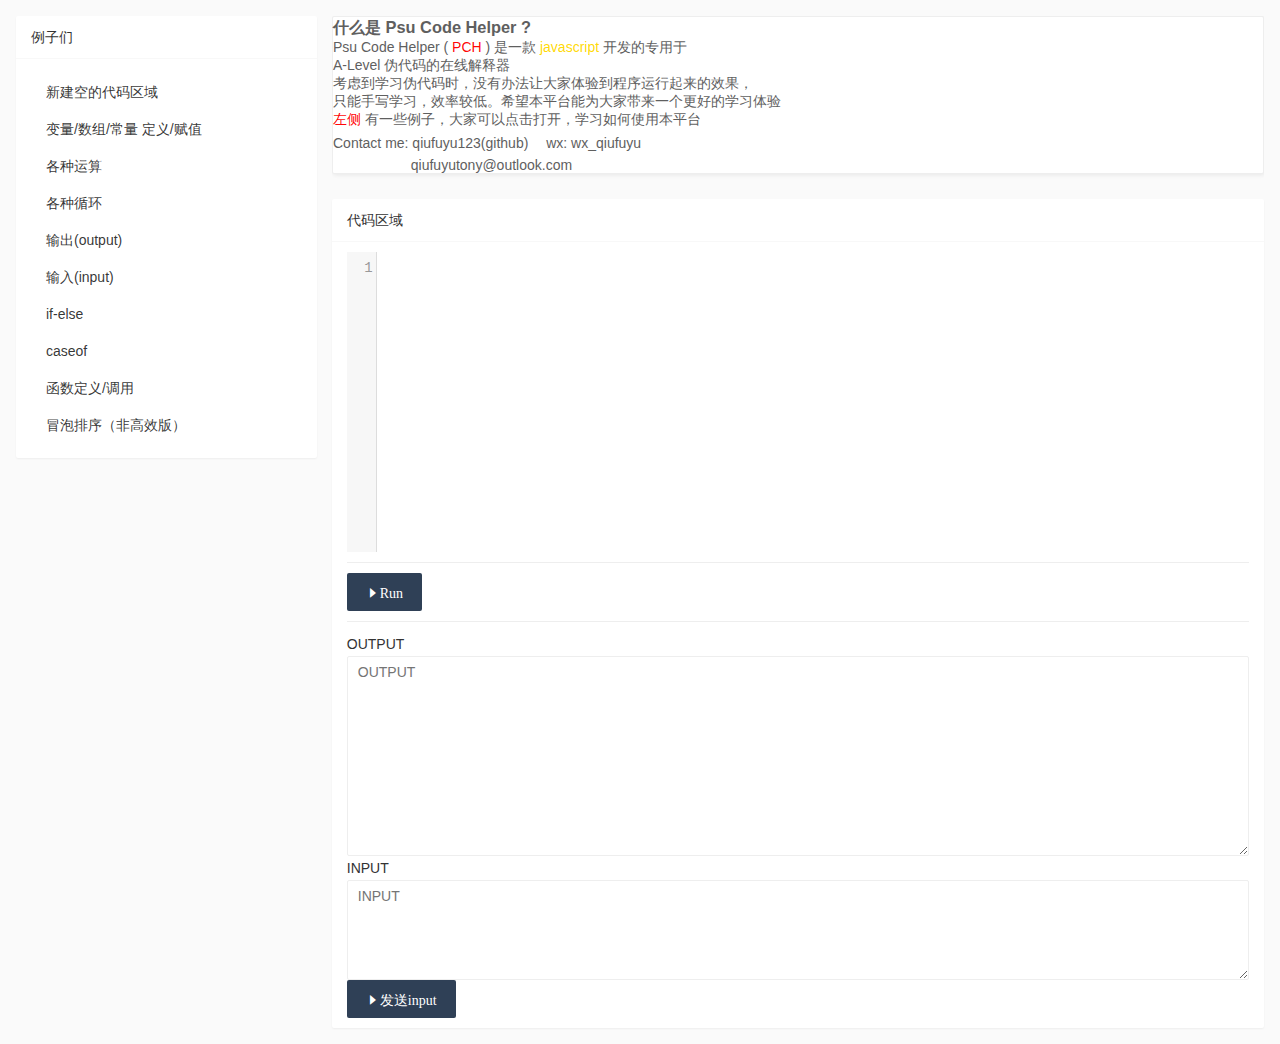
<file: index.html>
<!DOCTYPE html>
<html>
<head>
  <meta charset="utf-8">
  <title>伪代码解释器</title>
  <meta name="renderer" content="webkit">
  <meta http-equiv="X-UA-Compatible" content="IE=edge,chrome=1">
  <meta name="viewport" content="width=device-width, initial-scale=1">
  <link href="layui/css/layui.css" rel="stylesheet">
  <link rel="stylesheet" href="codemirror-5.65.15/lib/codemirror.css">
  <link rel="stylesheet" href="codemirror-5.65.15/addon/hint/show-hint.css">
  <link rel="stylesheet" href="highlight.css">
  <script src="codemirror-5.65.15/lib/codemirror.js"></script>
  <script src="codemirror-5.65.15/addon/hint/show-hint.js"></script>
  
  <!-- <script src="codemirror-5.65.15/clike.js"></script> -->
</head>
<body class="layui-bg-black">
  <div class="layui-bg-gray" style="padding: 16px;">
    <div class="layui-row layui-col-space15">
      <div class="layui-col-md3">
        <div class="layui-card">
          <div class="layui-card-header">例子们</div>
          <div class="layui-card-body">
            <ul class="layui-menu" id="code-menu">
              
            </ul>
          </div>
        </div>
      </div>
      <div class="layui-col-md9">
        <iframe frameborder="false" scrolling="true" src="./helper.html" width="100%" height="180px">
        </iframe>
        <div class="layui-card">
          <div class="layui-card-header">代码区域</div>
          <div class="layui-card-body">
            <div class="layui-form">
              
              <textarea name="" placeholder="输入" spellcheck="false" style="padding: 5px; width: 100%; height: 200px;" id="codeeditor"></textarea>
              <hr class="ws-space-16">
              <button class="layui-icon layui-icon-triangle-r layui-btn layui-bg-cyan" id="runbtn" onclick="code_run()">Run</button>
              <hr class="ws-space-8">
              <a>OUTPUT</a>
              <textarea name="" placeholder="OUTPUT" class="layui-textarea" style="height: 200px;" readonly="true" id="codelog"></textarea>
              <a>INPUT</a>
              <textarea name="" placeholder="INPUT" class="layui-textarea" id="codeinput"></textarea>
              <button class="layui-icon layui-icon-triangle-r layui-btn layui-bg-cyan" onclick="input_handle()">发送input</button>
            </div>
          </div>
        </div>
      </div>
    </div>
  </div>
<script src="layui/layui.js"></script>
<script src="interpreter_cmp.js"></script>
<script>
  let __build__ = 1;
</script>
<script src="ui.js"></script>
<script src="codes.js"></script>
</body>
</html>
</file>
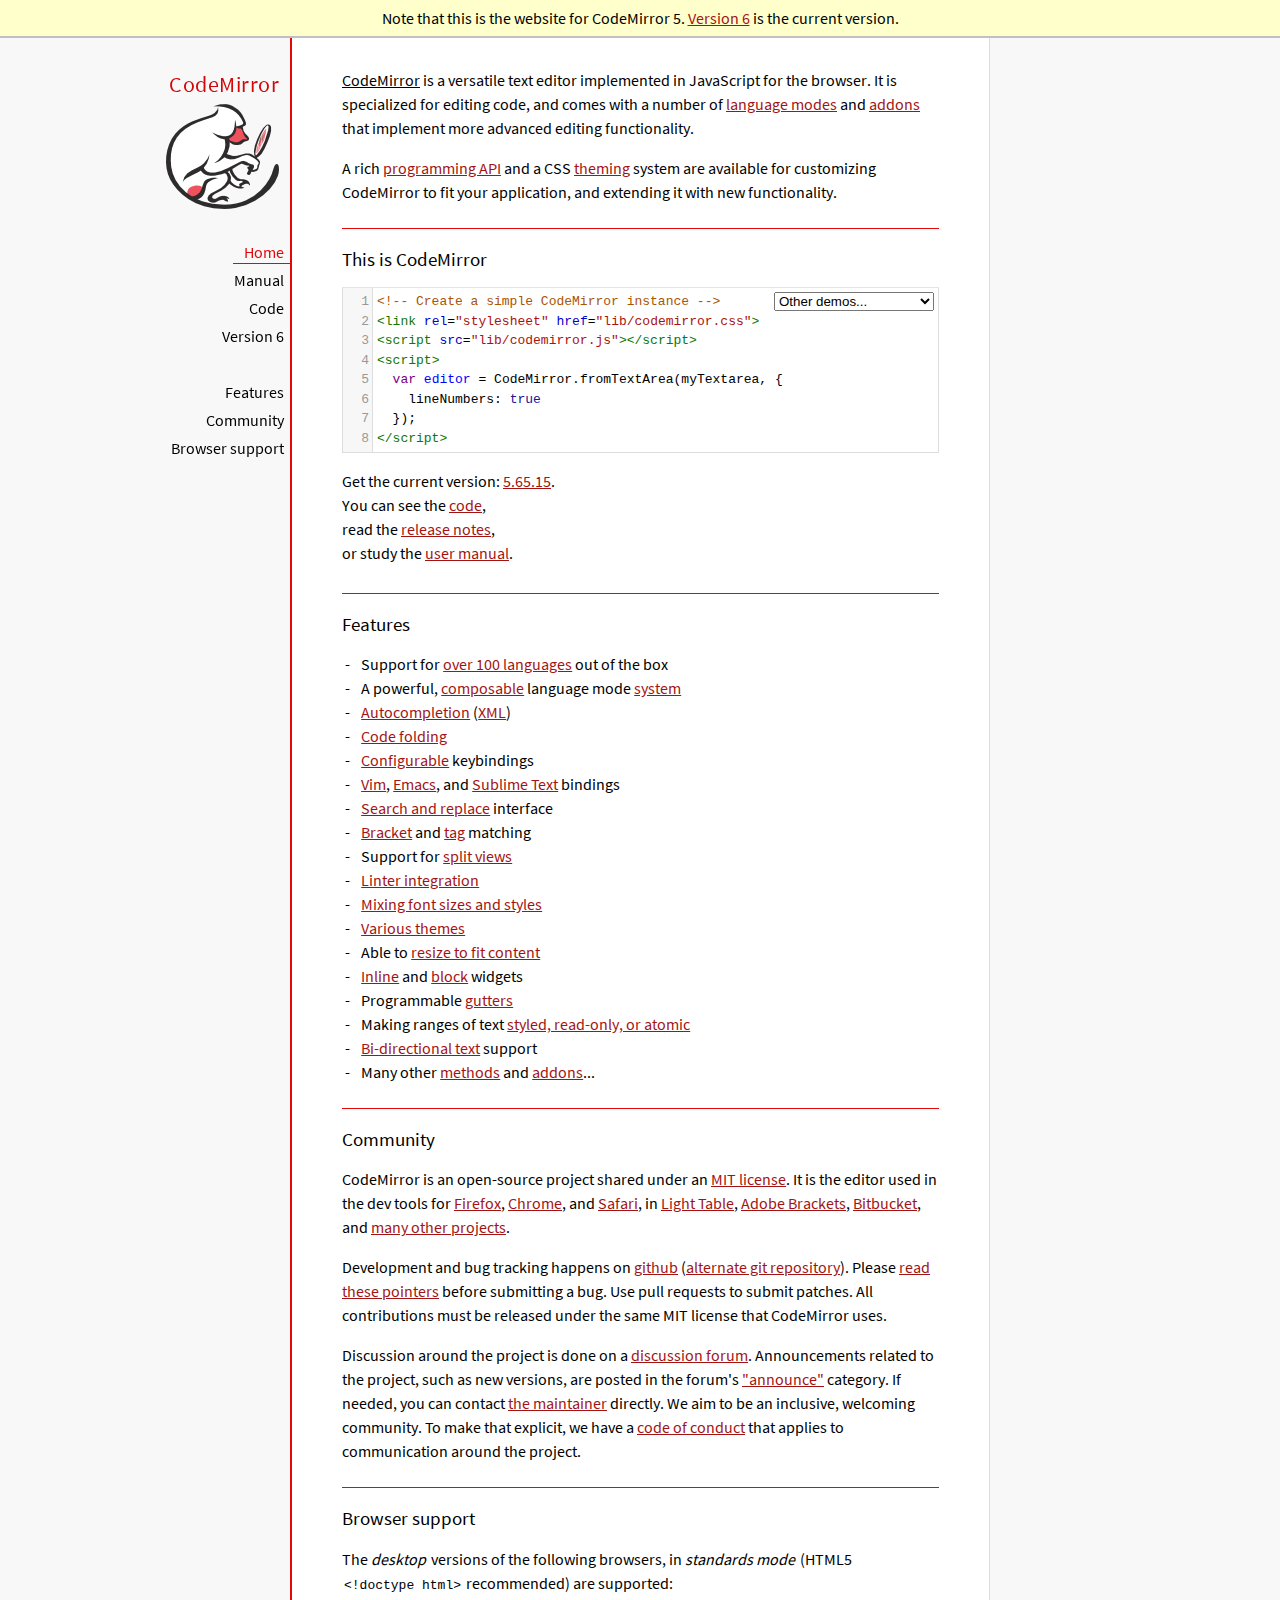
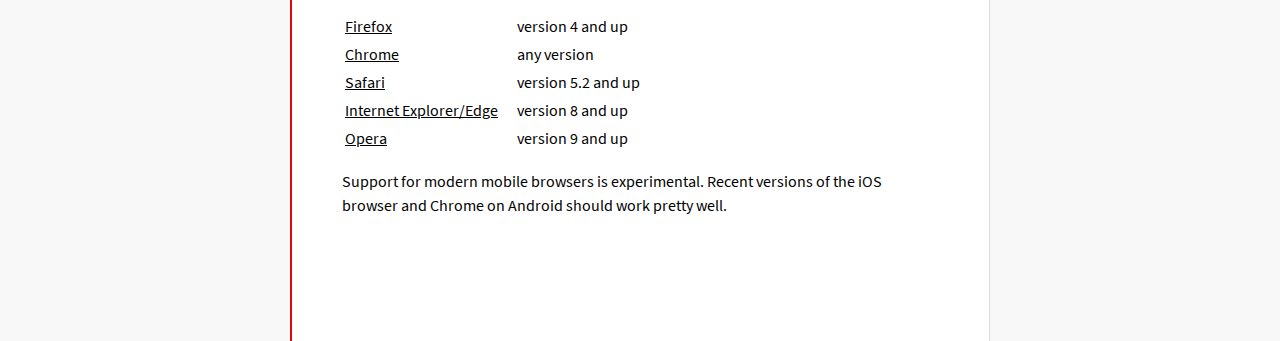
<file: codemirror-5.65.15/index.html>
<!doctype html>

<title>CodeMirror 5</title>
<meta charset="utf-8"/>

<link rel=stylesheet href="lib/codemirror.css">
<link rel=stylesheet href="doc/docs.css">
<script src="lib/codemirror.js"></script>
<script src="mode/xml/xml.js"></script>
<script src="mode/javascript/javascript.js"></script>
<script src="mode/css/css.js"></script>
<script src="mode/htmlmixed/htmlmixed.js"></script>
<script src="addon/edit/matchbrackets.js"></script>

<script src="doc/activebookmark.js"></script>

<style>
  .CodeMirror { height: auto; border: 1px solid #ddd; }
  .CodeMirror-scroll { max-height: 200px; }
  .CodeMirror pre { padding-left: 7px; line-height: 1.25; }
  .banner { background: #ffc; padding: 6px; border-bottom: 2px solid silver; text-align: center }
</style>

<div class=banner>
  Note that this is the website for CodeMirror 5. <a href="https://codemirror.net/">Version 6</a> is the current version.
</div>

<div id=nav>
  <a href="https://codemirror.net/5"><h1>CodeMirror</h1><img id=logo src="doc/logo.png"></a>

  <ul>
    <li><a class=active data-default="true" href="#description">Home</a>
    <li><a href="doc/manual.html">Manual</a>
    <li><a href="https://github.com/codemirror/codemirror5">Code</a>
    <li><a href="https://codemirror.net/">Version 6</a>
  </ul>
  <ul>
    <li><a href="#features">Features</a>
    <li><a href="#community">Community</a>
    <li><a href="#browsersupport">Browser support</a>
  </ul>
</div>

<article>

<section id=description class=first>
  <p><strong>CodeMirror</strong> is a versatile text editor
  implemented in JavaScript for the browser. It is specialized for
  editing code, and comes with a number of <a href="mode/index.html">language modes</a> and <a href="doc/manual.html#addons">addons</a>
  that implement more advanced editing functionality.</p>

  <p>A rich <a href="doc/manual.html#api">programming API</a> and a
  CSS <a href="doc/manual.html#styling">theming</a> system are
  available for customizing CodeMirror to fit your application, and
  extending it with new functionality.</p>
</section>

<section id=demo>
  <h2>This is CodeMirror</h2>
  <form style="position: relative; margin-top: .5em;"><textarea id=demotext>
<!-- Create a simple CodeMirror instance -->
<link rel="stylesheet" href="lib/codemirror.css">
<script src="lib/codemirror.js"></script>
<script>
  var editor = CodeMirror.fromTextArea(myTextarea, {
    lineNumbers: true
  });
</script></textarea>
  <select id="demolist" onchange="document.location = this.options[this.selectedIndex].value;">
    <option value="#">Other demos...</option>
    <option value="demo/complete.html">Autocompletion</option>
    <option value="demo/folding.html">Code folding</option>
    <option value="demo/theme.html">Themes</option>
    <option value="mode/htmlmixed/index.html">Mixed language modes</option>
    <option value="demo/bidi.html">Bi-directional text</option>
    <option value="demo/variableheight.html">Variable font sizes</option>
    <option value="demo/search.html">Search interface</option>
    <option value="demo/vim.html">Vim bindings</option>
    <option value="demo/emacs.html">Emacs bindings</option>
    <option value="demo/sublime.html">Sublime Text bindings</option>
    <option value="demo/tern.html">Tern integration</option>
    <option value="demo/merge.html">Merge/diff interface</option>
    <option value="demo/fullscreen.html">Full-screen editor</option>
    <option value="demo/simplescrollbars.html">Custom scrollbars</option>
  </select></form>
  <script>
    var editor = CodeMirror.fromTextArea(document.getElementById("demotext"), {
      lineNumbers: true,
      mode: "text/html",
      matchBrackets: true
    });
  </script>

  <div class=actions>
    Get the current version: <a href="https://codemirror.net/5/codemirror.zip">5.65.15</a>.<br>
    You can see the <a href="https://github.com/codemirror/codemirror5" title="GitHub repository">code</a>,<br>
    read the <a href="doc/releases.html">release notes</a>,<br>
    or study the <a href="doc/manual.html">user manual</a>.
  </div>

</section>

<section id=features>
  <h2>Features</h2>
  <ul>
    <li>Support for <a href="mode/index.html">over 100 languages</a> out of the box
    <li>A powerful, <a href="mode/htmlmixed/index.html">composable</a> language mode <a href="doc/manual.html#modeapi">system</a>
    <li><a href="doc/manual.html#addon_show-hint">Autocompletion</a> (<a href="demo/xmlcomplete.html">XML</a>)
    <li><a href="doc/manual.html#addon_foldcode">Code folding</a>
    <li><a href="doc/manual.html#option_extraKeys">Configurable</a> keybindings
    <li><a href="demo/vim.html">Vim</a>, <a href="demo/emacs.html">Emacs</a>, and <a href="demo/sublime.html">Sublime Text</a> bindings
    <li><a href="doc/manual.html#addon_search">Search and replace</a> interface
    <li><a href="doc/manual.html#addon_matchbrackets">Bracket</a> and <a href="doc/manual.html#addon_matchtags">tag</a> matching
    <li>Support for <a href="demo/buffers.html">split views</a>
    <li><a href="doc/manual.html#addon_lint">Linter integration</a>
    <li><a href="demo/variableheight.html">Mixing font sizes and styles</a>
    <li><a href="demo/theme.html">Various themes</a>
    <li>Able to <a href="demo/resize.html">resize to fit content</a>
    <li><a href="doc/manual.html#mark_replacedWith">Inline</a> and <a href="doc/manual.html#addLineWidget">block</a> widgets
    <li>Programmable <a href="demo/marker.html">gutters</a>
    <li>Making ranges of text <a href="doc/manual.html#markText">styled, read-only, or atomic</a>
    <li><a href="demo/bidi.html">Bi-directional text</a> support
    <li>Many other <a href="doc/manual.html#api">methods</a> and <a href="doc/manual.html#addons">addons</a>...
  </ul>
</section>

<section id=community>
  <h2>Community</h2>

  <p>CodeMirror is an open-source project shared under
  an <a href="LICENSE">MIT license</a>. It is the editor used in the
  dev tools for
  <a href="https://hacks.mozilla.org/2013/11/firefox-developer-tools-episode-27-edit-as-html-codemirror-more/">Firefox</a>,
  <a href="https://developers.google.com/chrome-developer-tools/">Chrome</a>,
  and <a href="https://developer.apple.com/safari/tools/">Safari</a>, in <a href="http://www.lighttable.com/">Light
  Table</a>, <a href="http://brackets.io/">Adobe
  Brackets</a>, <a href="http://blog.bitbucket.org/2013/05/14/edit-your-code-in-the-cloud-with-bitbucket/">Bitbucket</a>,
  and <a href="doc/realworld.html">many other projects</a>.</p>

  <p>Development and bug tracking happens
  on <a href="https://github.com/codemirror/CodeMirror/">github</a>
  (<a href="http://marijnhaverbeke.nl/git/codemirror">alternate git
  repository</a>).
  Please <a href="https://codemirror.net/5/doc/reporting.html">read these
  pointers</a> before submitting a bug. Use pull requests to submit
  patches. All contributions must be released under the same MIT
  license that CodeMirror uses.</p>

  <p>Discussion around the project is done on
  a <a href="https://discuss.codemirror.net">discussion forum</a>.
  Announcements related to the project, such as new versions, are
  posted in the
  forum's <a href="https://discuss.codemirror.net/c/announce">"announce"</a>
  category. If needed, you can
  contact <a href="mailto:marijn@haverbeke.berlin">the maintainer</a>
  directly. We aim to be an inclusive, welcoming community. To make
  that explicit, we have
  a <a href="http://contributor-covenant.org/version/1/1/0/">code of
  conduct</a> that applies to communication around the project.</p>
</section>

<section id=browsersupport>
  <h2>Browser support</h2>
  <p>The <em>desktop</em> versions of the following browsers,
  in <em>standards mode</em> (HTML5 <code>&lt;!doctype html></code>
  recommended) are supported:</p>
  <table style="margin-bottom: 1em">
    <tr><th>Firefox</th><td>version 4 and up</td></tr>
    <tr><th>Chrome</th><td>any version</td></tr>
    <tr><th>Safari</th><td>version 5.2 and up</td></tr>
    <tr><th style="padding-right: 1em;">Internet Explorer/Edge</th><td>version 8 and up</td></tr>
    <tr><th>Opera</th><td>version 9 and up</td></tr>
  </table>
  <p>Support for modern mobile browsers is experimental. Recent
  versions of the iOS browser and Chrome on Android should work
  pretty well.</p>
</section>

</article>
</file>
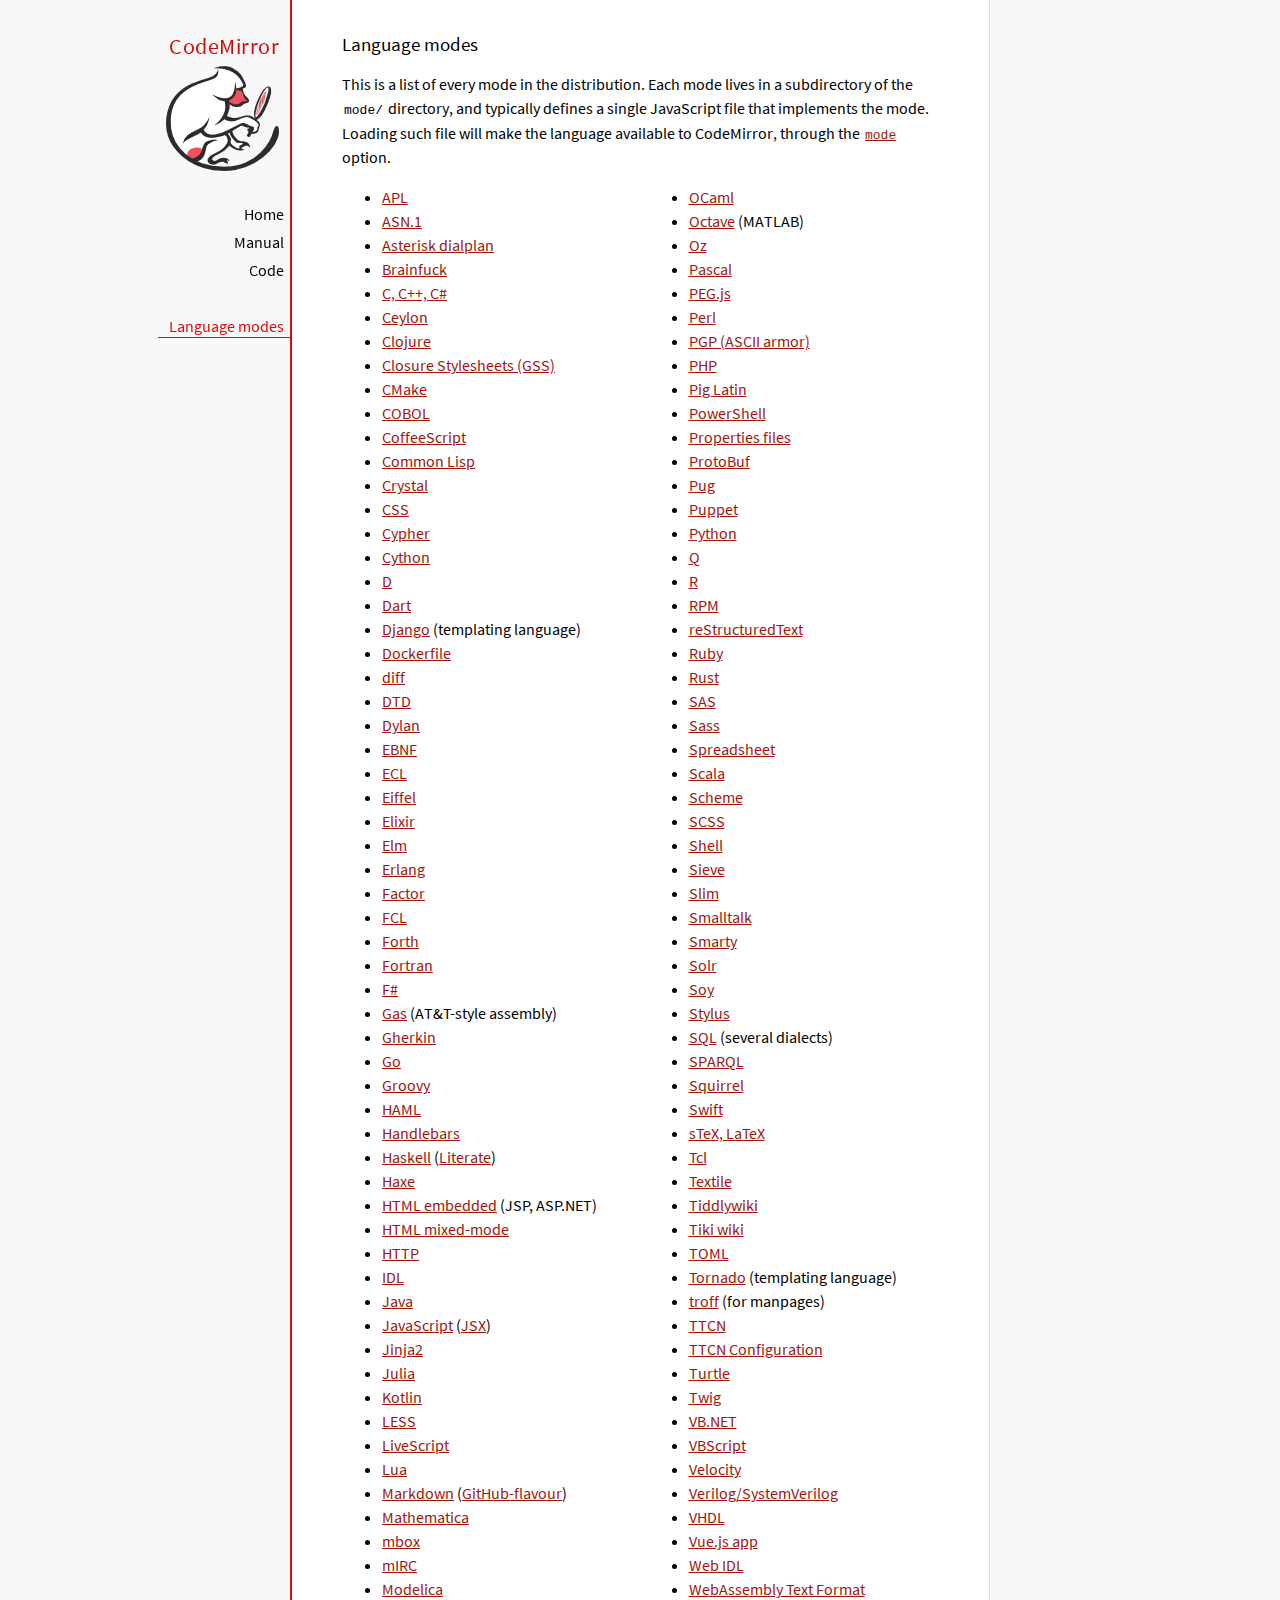
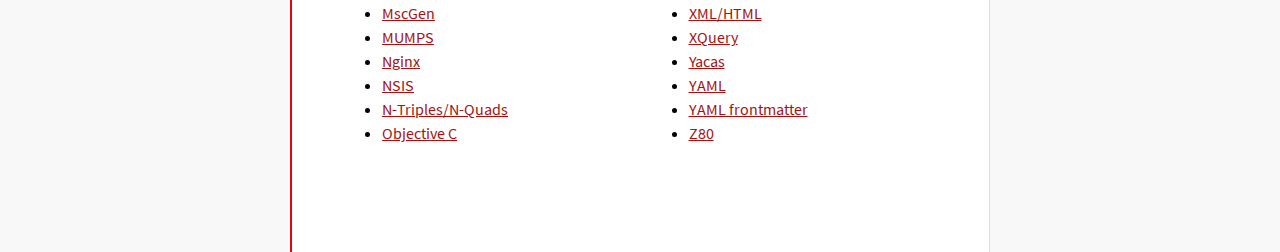
<file: codemirror-5.65.15/mode/index.html>
<!doctype html>

<title>CodeMirror: Language Modes</title>
<meta charset="utf-8"/>
<link rel=stylesheet href="../doc/docs.css">

<div id=nav>
  <a href="https://codemirror.net/5"><h1>CodeMirror</h1><img id=logo src="../doc/logo.png"></a>

  <ul>
    <li><a href="../index.html">Home</a>
    <li><a href="../doc/manual.html">Manual</a>
    <li><a href="https://github.com/codemirror/codemirror5">Code</a>
  </ul>
  <ul>
    <li><a class=active href="#">Language modes</a>
  </ul>
</div>

<article>

  <h2>Language modes</h2>

  <p>This is a list of every mode in the distribution. Each mode lives
in a subdirectory of the <code>mode/</code> directory, and typically
defines a single JavaScript file that implements the mode. Loading
such file will make the language available to CodeMirror, through
the <a href="../doc/manual.html#option_mode"><code>mode</code></a>
option.</p>

  <div style="-webkit-columns: 100px 2; -moz-columns: 100px 2; columns: 100px 2;">
    <ul style="margin-top: 0">
      <li><a href="apl/index.html">APL</a></li>
      <li><a href="asn.1/index.html">ASN.1</a></li>
      <li><a href="asterisk/index.html">Asterisk dialplan</a></li>
      <li><a href="brainfuck/index.html">Brainfuck</a></li>
      <li><a href="clike/index.html">C, C++, C#</a></li>
      <li><a href="clike/index.html">Ceylon</a></li>
      <li><a href="clojure/index.html">Clojure</a></li>
      <li><a href="css/gss.html">Closure Stylesheets (GSS)</a></li>
      <li><a href="cmake/index.html">CMake</a></li>
      <li><a href="cobol/index.html">COBOL</a></li>
      <li><a href="coffeescript/index.html">CoffeeScript</a></li>
      <li><a href="commonlisp/index.html">Common Lisp</a></li>
      <li><a href="crystal/index.html">Crystal</a></li>
      <li><a href="css/index.html">CSS</a></li>
      <li><a href="cypher/index.html">Cypher</a></li>
      <li><a href="python/index.html">Cython</a></li>
      <li><a href="d/index.html">D</a></li>
      <li><a href="dart/index.html">Dart</a></li>
      <li><a href="django/index.html">Django</a> (templating language)</li>
      <li><a href="dockerfile/index.html">Dockerfile</a></li>
      <li><a href="diff/index.html">diff</a></li>
      <li><a href="dtd/index.html">DTD</a></li>
      <li><a href="dylan/index.html">Dylan</a></li>
      <li><a href="ebnf/index.html">EBNF</a></li>
      <li><a href="ecl/index.html">ECL</a></li>
      <li><a href="eiffel/index.html">Eiffel</a></li>
      <li><a href="https://github.com/optick/codemirror-mode-elixir">Elixir</a></li>
      <li><a href="elm/index.html">Elm</a></li>
      <li><a href="erlang/index.html">Erlang</a></li>
      <li><a href="factor/index.html">Factor</a></li>
      <li><a href="fcl/index.html">FCL</a></li>
      <li><a href="forth/index.html">Forth</a></li>
      <li><a href="fortran/index.html">Fortran</a></li>
      <li><a href="mllike/index.html">F#</a></li>
      <li><a href="gas/index.html">Gas</a> (AT&amp;T-style assembly)</li>
      <li><a href="gherkin/index.html">Gherkin</a></li>
      <li><a href="go/index.html">Go</a></li>
      <li><a href="groovy/index.html">Groovy</a></li>
      <li><a href="haml/index.html">HAML</a></li>
      <li><a href="handlebars/index.html">Handlebars</a></li>
      <li><a href="haskell/index.html">Haskell</a> (<a href="haskell-literate/index.html">Literate</a>)</li>
      <li><a href="haxe/index.html">Haxe</a></li>
      <li><a href="htmlembedded/index.html">HTML embedded</a> (JSP, ASP.NET)</li>
      <li><a href="htmlmixed/index.html">HTML mixed-mode</a></li>
      <li><a href="http/index.html">HTTP</a></li>
      <li><a href="idl/index.html">IDL</a></li>
      <li><a href="clike/index.html">Java</a></li>
      <li><a href="javascript/index.html">JavaScript</a> (<a href="jsx/index.html">JSX</a>)</li>
      <li><a href="jinja2/index.html">Jinja2</a></li>
      <li><a href="julia/index.html">Julia</a></li>
      <li><a href="clike/index.html">Kotlin</a></li>
      <li><a href="css/less.html">LESS</a></li>
      <li><a href="livescript/index.html">LiveScript</a></li>
      <li><a href="lua/index.html">Lua</a></li>
      <li><a href="markdown/index.html">Markdown</a> (<a href="gfm/index.html">GitHub-flavour</a>)</li>
      <li><a href="mathematica/index.html">Mathematica</a></li>
      <li><a href="mbox/index.html">mbox</a></li>
      <li><a href="mirc/index.html">mIRC</a></li>
      <li><a href="modelica/index.html">Modelica</a></li>
      <li><a href="mscgen/index.html">MscGen</a></li>
      <li><a href="mumps/index.html">MUMPS</a></li>
      <li><a href="nginx/index.html">Nginx</a></li>
      <li><a href="nsis/index.html">NSIS</a></li>
      <li><a href="ntriples/index.html">N-Triples/N-Quads</a></li>
      <li><a href="clike/index.html">Objective C</a></li>
      <li><a href="mllike/index.html">OCaml</a></li>
      <li><a href="octave/index.html">Octave</a> (MATLAB)</li>
      <li><a href="oz/index.html">Oz</a></li>
      <li><a href="pascal/index.html">Pascal</a></li>
      <li><a href="pegjs/index.html">PEG.js</a></li>
      <li><a href="perl/index.html">Perl</a></li>
      <li><a href="asciiarmor/index.html">PGP (ASCII armor)</a></li>
      <li><a href="php/index.html">PHP</a></li>
      <li><a href="pig/index.html">Pig Latin</a></li>
      <li><a href="powershell/index.html">PowerShell</a></li>
      <li><a href="properties/index.html">Properties files</a></li>
      <li><a href="protobuf/index.html">ProtoBuf</a></li>
      <li><a href="pug/index.html">Pug</a></li>
      <li><a href="puppet/index.html">Puppet</a></li>
      <li><a href="python/index.html">Python</a></li>
      <li><a href="q/index.html">Q</a></li>
      <li><a href="r/index.html">R</a></li>
      <li><a href="rpm/index.html">RPM</a></li>
      <li><a href="rst/index.html">reStructuredText</a></li>
      <li><a href="ruby/index.html">Ruby</a></li>
      <li><a href="rust/index.html">Rust</a></li>
      <li><a href="sas/index.html">SAS</a></li>
      <li><a href="sass/index.html">Sass</a></li>
      <li><a href="spreadsheet/index.html">Spreadsheet</a></li>
      <li><a href="clike/scala.html">Scala</a></li>
      <li><a href="scheme/index.html">Scheme</a></li>
      <li><a href="css/scss.html">SCSS</a></li>
      <li><a href="shell/index.html">Shell</a></li>
      <li><a href="sieve/index.html">Sieve</a></li>
      <li><a href="slim/index.html">Slim</a></li>
      <li><a href="smalltalk/index.html">Smalltalk</a></li>
      <li><a href="smarty/index.html">Smarty</a></li>
      <li><a href="solr/index.html">Solr</a></li>
      <li><a href="soy/index.html">Soy</a></li>
      <li><a href="stylus/index.html">Stylus</a></li>
      <li><a href="sql/index.html">SQL</a> (several dialects)</li>
      <li><a href="sparql/index.html">SPARQL</a></li>
      <li><a href="clike/index.html">Squirrel</a></li>
      <li><a href="swift/index.html">Swift</a></li>
      <li><a href="stex/index.html">sTeX, LaTeX</a></li>
      <li><a href="tcl/index.html">Tcl</a></li>
      <li><a href="textile/index.html">Textile</a></li>
      <li><a href="tiddlywiki/index.html">Tiddlywiki</a></li>
      <li><a href="tiki/index.html">Tiki wiki</a></li>
      <li><a href="toml/index.html">TOML</a></li>
      <li><a href="tornado/index.html">Tornado</a> (templating language)</li>
      <li><a href="troff/index.html">troff</a> (for manpages)</li>
      <li><a href="ttcn/index.html">TTCN</a></li>
      <li><a href="ttcn-cfg/index.html">TTCN Configuration</a></li>
      <li><a href="turtle/index.html">Turtle</a></li>
      <li><a href="twig/index.html">Twig</a></li>
      <li><a href="vb/index.html">VB.NET</a></li>
      <li><a href="vbscript/index.html">VBScript</a></li>
      <li><a href="velocity/index.html">Velocity</a></li>
      <li><a href="verilog/index.html">Verilog/SystemVerilog</a></li>
      <li><a href="vhdl/index.html">VHDL</a></li>
      <li><a href="vue/index.html">Vue.js app</a></li>
      <li><a href="webidl/index.html">Web IDL</a></li>
      <li><a href="wast/index.html">WebAssembly Text Format</a></li>
      <li><a href="xml/index.html">XML/HTML</a></li>
      <li><a href="xquery/index.html">XQuery</a></li>
      <li><a href="yacas/index.html">Yacas</a></li>
      <li><a href="yaml/index.html">YAML</a></li>
      <li><a href="yaml-frontmatter/index.html">YAML frontmatter</a></li>
      <li><a href="z80/index.html">Z80</a></li>
    </ul>
  </div>

</article>
</file>
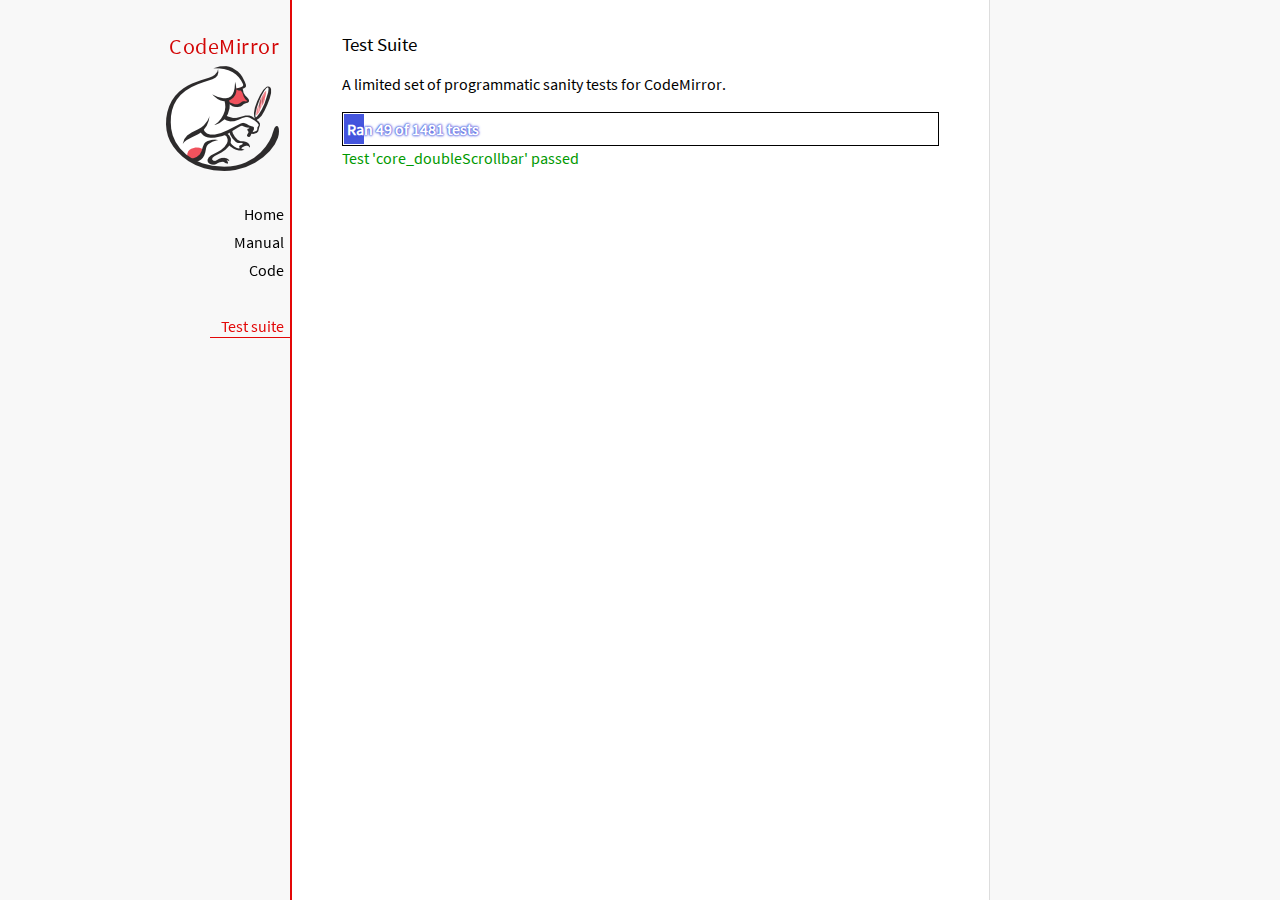
<file: codemirror-5.65.15/test/index.html>
<!doctype html>

<meta charset="utf-8"/>
<title>CodeMirror: Test Suite</title>
<link rel=stylesheet href="../doc/docs.css">

<link rel="stylesheet" href="../lib/codemirror.css">
<link rel="stylesheet" href="mode_test.css">
<script>
  var errored = []
  window.onerror = function(e) { errored.push(e) }
</script>
<script src="../doc/activebookmark.js"></script>
<script src="../lib/codemirror.js"></script>
<script src="../mode/meta.js"></script>
<script src="../addon/mode/overlay.js"></script>
<script src="../addon/mode/multiplex.js"></script>
<script src="../addon/search/searchcursor.js"></script>
<script src="../addon/dialog/dialog.js"></script>
<script src="../addon/edit/matchbrackets.js"></script>
<script src="../addon/hint/sql-hint.js"></script>
<script src="../addon/hint/xml-hint.js"></script>
<script src="../addon/hint/html-hint.js"></script>
<script src="../addon/comment/comment.js"></script>
<script src="../addon/mode/simple.js"></script>
<script src="../mode/css/css.js"></script>
<script src="../mode/clike/clike.js"></script>
<!-- clike must be after css or vim and sublime tests will fail -->
<script src="../mode/clojure/clojure.js"></script>
<script src="../mode/cypher/cypher.js"></script>
<script src="../mode/d/d.js"></script>
<script src="../mode/dockerfile/dockerfile.js"></script>
<script src="../mode/gfm/gfm.js"></script>
<script src="../mode/haml/haml.js"></script>
<script src="../mode/htmlmixed/htmlmixed.js"></script>
<script src="../mode/javascript/javascript.js"></script>
<script src="../mode/jsx/jsx.js"></script>
<script src="../mode/markdown/markdown.js"></script>
<script src="../mode/php/php.js"></script>
<script src="../mode/python/python.js"></script>
<script src="../mode/powershell/powershell.js"></script>
<script src="../mode/ruby/ruby.js"></script>
<script src="../mode/sass/sass.js"></script>
<script src="../mode/shell/shell.js"></script>
<script src="../mode/slim/slim.js"></script>
<script src="../mode/soy/soy.js"></script>
<script src="../mode/sql/sql.js"></script>
<script src="../mode/stex/stex.js"></script>
<script src="../mode/swift/swift.js"></script>
<script src="../mode/textile/textile.js"></script>
<script src="../mode/verilog/verilog.js"></script>
<script src="../mode/xml/xml.js"></script>
<script src="../mode/xquery/xquery.js"></script>
<script src="../keymap/emacs.js"></script>
<script src="../keymap/sublime.js"></script>
<script src="../keymap/vim.js"></script>
<script src="../mode/rust/rust.js"></script>
<script src="../mode/mscgen/mscgen.js"></script>
<script src="../mode/dylan/dylan.js"></script>
<script src="../mode/wast/wast.js"></script>

<style>
  .ok { color: #090; }
  .fail { color: #e00; }
  .error { color: #c90; }
  .done { font-weight: bold; }
  #progress {
  background: #45d;
  color: white;
  text-shadow: 0 0 1px #45d, 0 0 2px #45d, 0 0 3px #45d;
  font-weight: bold;
  white-space: pre;
  }
  #testground {
  visibility: hidden;
  }
  #testground.offscreen {
  visibility: visible;
  position: absolute;
  left: -10000px;
  top: -10000px;
  }
  .CodeMirror { border: 1px solid black; }
</style>

<div id=nav>
  <a href="https://codemirror.net/5"><h1>CodeMirror</h1><img id=logo src="../doc/logo.png"></a>

  <ul>
    <li><a href="../index.html">Home</a>
    <li><a href="../doc/manual.html">Manual</a>
    <li><a href="https://github.com/codemirror/codemirror5">Code</a>
  </ul>
  <ul>
    <li><a class=active href="#">Test suite</a>
  </ul>
</div>

<article>
  <h2>Test Suite</h2>

    <p>A limited set of programmatic sanity tests for CodeMirror.</p>

    <div style="border: 1px solid black; padding: 1px; max-width: 700px;">
      <div style="width: 0px;" id=progress><div style="padding: 3px;">Ran <span id="progress_ran">0</span><span id="progress_total"> of 0</span> tests</div></div>
    </div>
    <p id=status>Please enable JavaScript...</p>
    <div id=output></div>

    <div id=testground></div>

    <script src="driver.js"></script>
    <script src="test.js"></script>
    <script src="doc_test.js"></script>
    <script src="multi_test.js"></script>
    <script src="contenteditable_test.js"></script>
    <script src="scroll_test.js"></script>
    <script src="comment_test.js"></script>
    <script src="search_test.js"></script>
    <script src="mode_test.js"></script>

    <script src="../mode/clike/test.js"></script>
    <script src="../mode/clojure/test.js"></script>
    <script src="../mode/css/test.js"></script>
    <script src="../mode/css/gss_test.js"></script>
    <script src="../mode/css/scss_test.js"></script>
    <script src="../mode/css/less_test.js"></script>
    <script src="../mode/cypher/test.js"></script>
    <script src="../mode/d/test.js"></script>
    <script src="../mode/dockerfile/test.js"></script>
    <script src="../mode/gfm/test.js"></script>
    <script src="../mode/haml/test.js"></script>
    <script src="../mode/javascript/test.js"></script>
    <script src="../mode/jsx/test.js"></script>
    <script src="../mode/markdown/test.js"></script>
    <script src="../mode/php/test.js"></script>
    <script src="../mode/powershell/test.js"></script>
    <script src="../mode/ruby/test.js"></script>
    <script src="../mode/sass/test.js"></script>
    <script src="../mode/shell/test.js"></script>
    <script src="../mode/slim/test.js"></script>
    <script src="../mode/soy/test.js"></script>
    <script src="../mode/stex/test.js"></script>
    <script src="../mode/swift/test.js"></script>
    <script src="../mode/textile/test.js"></script>
    <script src="../mode/verilog/test.js"></script>
    <script src="../mode/xml/test.js"></script>
    <script src="../mode/xquery/test.js"></script>
    <script src="../mode/python/test.js"></script>
    <script src="../mode/rust/test.js"></script>
    <script src="../mode/wast/test.js"></script>
    <script src="../mode/mscgen/mscgen_test.js"></script>
    <script src="../mode/mscgen/xu_test.js"></script>
    <script src="../mode/mscgen/msgenny_test.js"></script>
    <script src="../mode/dylan/test.js"></script>
    <script src="../addon/mode/multiplex_test.js"></script>
    <script src="../addon/fold/foldcode.js"></script>
    <script src="../addon/fold/brace-fold.js"></script>
    <script src="../addon/fold/xml-fold.js"></script>
    <script src="../addon/scroll/annotatescrollbar.js"></script>

    <script src="emacs_test.js"></script>
    <script src="sql-hint-test.js"></script>
    <script src="sublime_test.js"></script>
    <script src="html-hint-test.js"></script>
    <script src="annotatescrollbar.js"></script>
    <script>
      window.onload = runHarness;
      CodeMirror.on(window, 'hashchange', runHarness);

      function esc(str) {
        return str.replace(/[<&]/, function(ch) { return ch == "<" ? "&lt;" : "&amp;"; });
      }

      var output = document.getElementById("output"),
          progress = document.getElementById("progress"),
          progressRan = document.getElementById("progress_ran").childNodes[0],
          progressTotal = document.getElementById("progress_total").childNodes[0];
      var count = 0,
          failed = 0,
          skipped = 0,
          bad = "",
          running = false, // Flag that states tests are running
          quit = false, // Flag to quit tests ASAP
          verbose = false, // Adds message for *every* test to output
          done = false

      function runHarness(){
        if (running) {
          quit = true;
          setStatus("Restarting tests...", '', true);
          setTimeout(function(){ runHarness(); }, 500);
          return;
        }
        filters = [];
        verbose = false;
        if (window.location.hash.substr(1)){
          var strings = window.location.hash.substr(1).split(",");
          while (strings.length) {
            var s = strings.shift();
            if (s === "verbose")
              verbose = true;
            else
              filters.push(parseTestFilter(decodeURIComponent(s)));
          }
        }
        quit = false;
        running = true;
        setStatus("Loading tests...");
        count = 0;
        failed = 0;
        done = false;
        skipped = 0;
        bad = "";
        totalTests = countTests();
        progressTotal.nodeValue = " of " + totalTests;
        progressRan.nodeValue = count;
        output.innerHTML = '';
        document.getElementById("testground").innerHTML = "<form>" +
          "<textarea id=\"code\" name=\"code\"></textarea>" +
          "<input type=submit value=ok name=submit>" +
          "</form>";
        runTests(displayTest);
      }

      function setStatus(message, className, force){
        if (quit && !force) return;
        if (!message) throw("must provide message");
        var status = document.getElementById("status").childNodes[0];
        status.nodeValue = message;
        status.parentNode.className = className;
      }
      function addOutput(name, className, code){
        var newOutput = document.createElement("dl");
        var newTitle = document.createElement("dt");
        newTitle.className = className;
        newTitle.appendChild(document.createTextNode(name));
        newOutput.appendChild(newTitle);
        var newMessage = document.createElement("dd");
        newMessage.innerHTML = code;
        newOutput.appendChild(newTitle);
        newOutput.appendChild(newMessage);
        output.appendChild(newOutput);
      }
      function displayTest(type, name, customMessage) {
        var message = "???";
        if (type != "done" && type != "skipped") ++count;
        progress.style.width = (count * (progress.parentNode.clientWidth - 2) / (totalTests || 1)) + "px";
        progressRan.nodeValue = count;
        if (type == "ok") {
          message = "Test '" + name + "' passed";
          if (!verbose) customMessage = false;
        } else if (type == "skipped") {
          message = "Test '" + name + "' skipped";
          ++skipped;
          if (!verbose) customMessage = false;
        } else if (type == "expected") {
          message = "Test '" + name + "' failed as expected";
          if (!verbose) customMessage = false;
        } else if (type == "error" || type == "fail") {
          ++failed;
          message = "Test '" + name + "' failed";
        } else if (type == "done") {
          if (failed) {
            type += " fail";
            message = failed + " failure" + (failed > 1 ? "s" : "");
          } else if (count < totalTests) {
            failed = totalTests - count;
            type += " fail";
            message = failed + " failure" + (failed > 1 ? "s" : "");
          } else {
            type += " ok";
            message = "All passed"
            if (skipped) {
              message += " (" + skipped + " skipped)";
            }
          }
          done = true
          progressTotal.nodeValue = '';
          customMessage = true; // Hack to avoid adding to output
        }
        if (verbose && !customMessage)  customMessage = message;
        setStatus(message, type);
        if (customMessage && customMessage.length > 0) {
          addOutput(name, type, customMessage);
        }
      }
    </script>

</article>
</file>
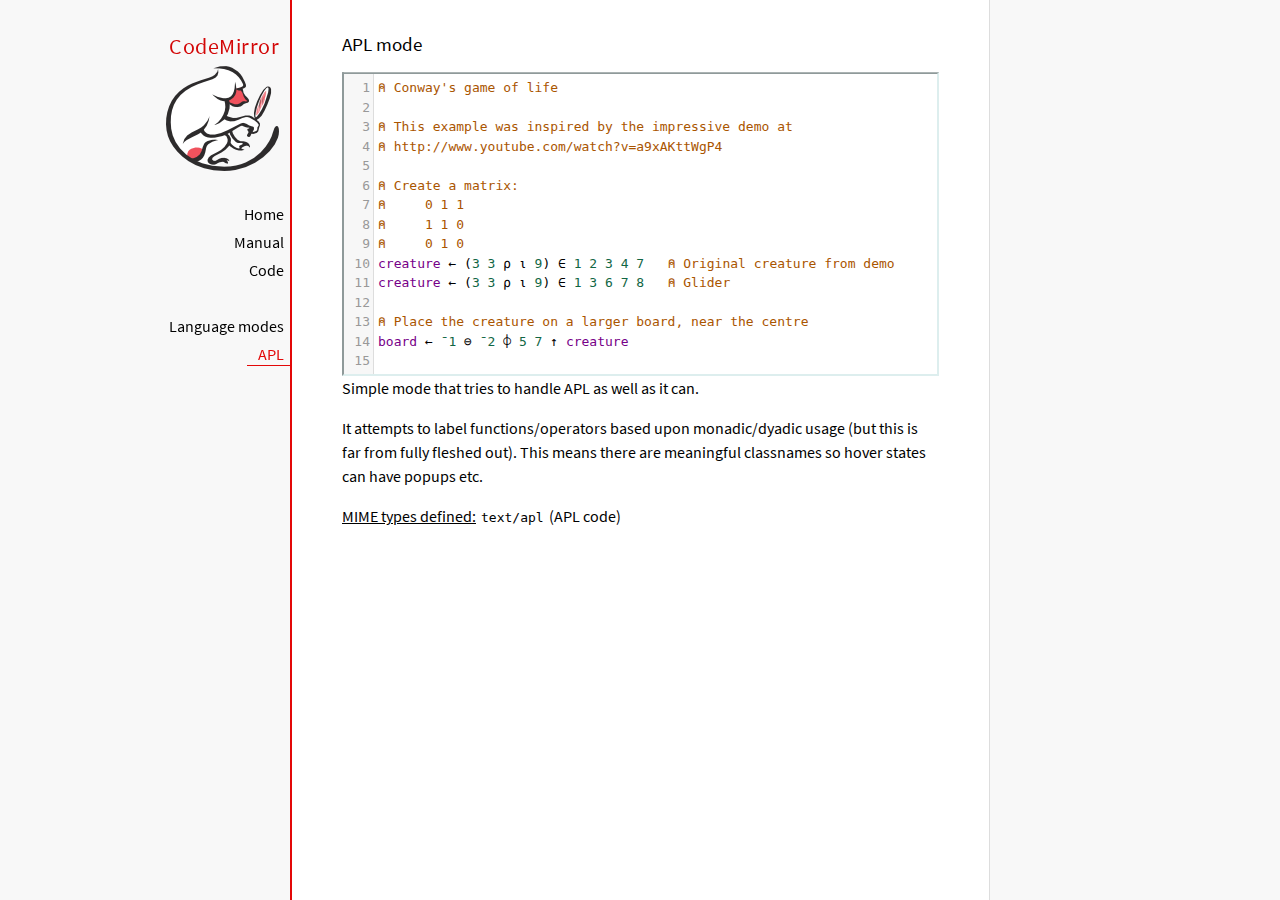
<file: codemirror-5.65.15/mode/apl/index.html>
<!doctype html>

<title>CodeMirror: APL mode</title>
<meta charset="utf-8"/>
<link rel=stylesheet href="../../doc/docs.css">

<link rel="stylesheet" href="../../lib/codemirror.css">
<script src="../../lib/codemirror.js"></script>
<script src="../../addon/edit/matchbrackets.js"></script>
<script src="./apl.js"></script>
<style>
	.CodeMirror { border: 2px inset #dee; }
    </style>
<div id=nav>
  <a href="https://codemirror.net/5"><h1>CodeMirror</h1><img id=logo src="../../doc/logo.png" alt=""></a>

  <ul>
    <li><a href="../../index.html">Home</a>
    <li><a href="../../doc/manual.html">Manual</a>
    <li><a href="https://github.com/codemirror/codemirror5">Code</a>
  </ul>
  <ul>
    <li><a href="../index.html">Language modes</a>
    <li><a class=active href="#">APL</a>
  </ul>
</div>

<article>
<h2>APL mode</h2>
<form><textarea id="code" name="code">
⍝ Conway's game of life

⍝ This example was inspired by the impressive demo at
⍝ http://www.youtube.com/watch?v=a9xAKttWgP4

⍝ Create a matrix:
⍝     0 1 1
⍝     1 1 0
⍝     0 1 0
creature ← (3 3 ⍴ ⍳ 9) ∈ 1 2 3 4 7   ⍝ Original creature from demo
creature ← (3 3 ⍴ ⍳ 9) ∈ 1 3 6 7 8   ⍝ Glider

⍝ Place the creature on a larger board, near the centre
board ← ¯1 ⊖ ¯2 ⌽ 5 7 ↑ creature

⍝ A function to move from one generation to the next
life ← {∨/ 1 ⍵ ∧ 3 4 = ⊂+/ +⌿ 1 0 ¯1 ∘.⊖ 1 0 ¯1 ⌽¨ ⊂⍵}

⍝ Compute n-th generation and format it as a
⍝ character matrix
gen ← {' #'[(life ⍣ ⍵) board]}

⍝ Show first three generations
(gen 1) (gen 2) (gen 3)
</textarea></form>

    <script>
      var editor = CodeMirror.fromTextArea(document.getElementById("code"), {
        lineNumbers: true,
        matchBrackets: true,
        mode: "text/apl"
      });
    </script>

    <p>Simple mode that tries to handle APL as well as it can.</p>
    <p>It attempts to label functions/operators based upon
    monadic/dyadic usage (but this is far from fully fleshed out).
    This means there are meaningful classnames so hover states can
    have popups etc.</p>

    <p><strong>MIME types defined:</strong> <code>text/apl</code> (APL code)</p>
  </article>
</file>
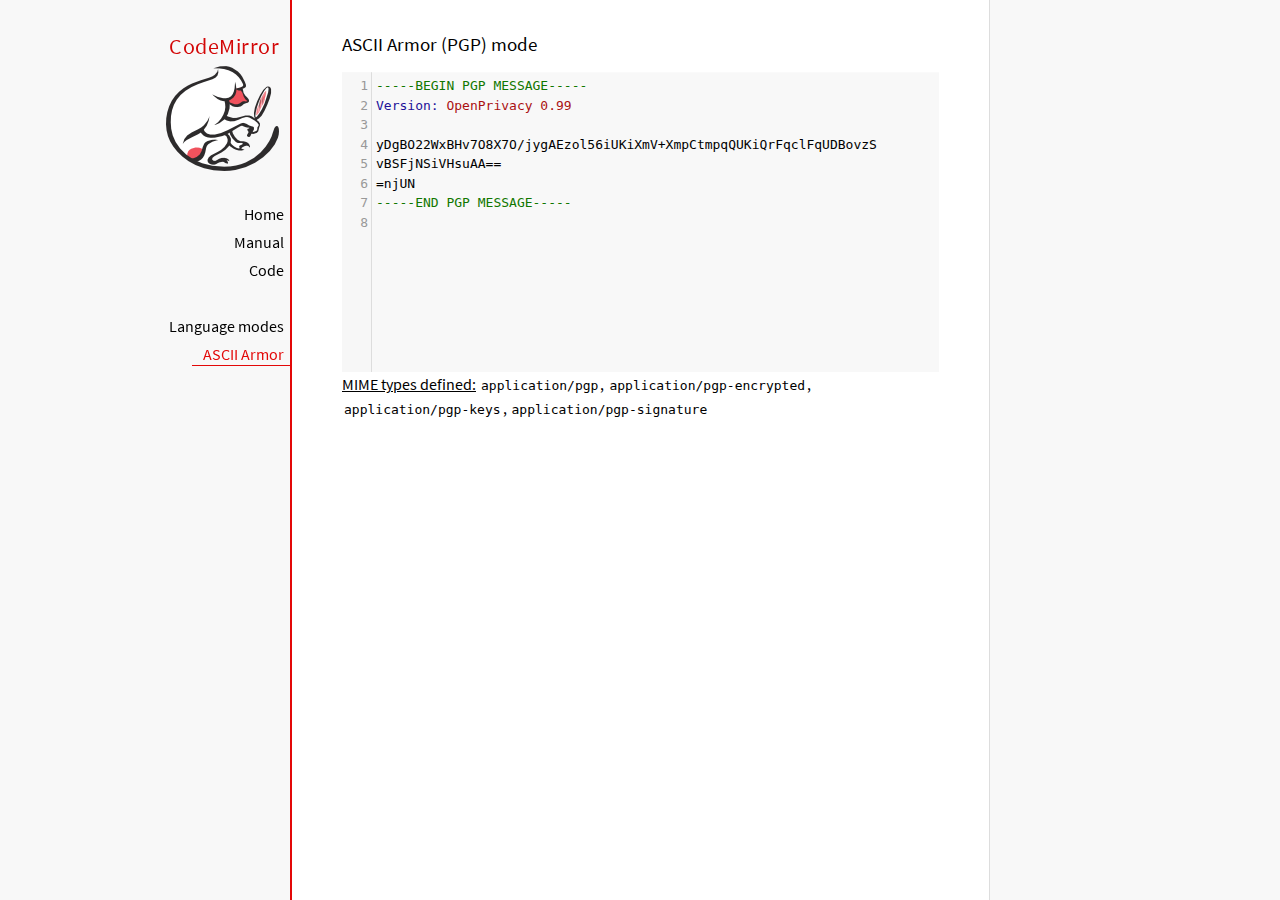
<file: codemirror-5.65.15/mode/asciiarmor/index.html>
<!doctype html>

<title>CodeMirror: ASCII Armor (PGP) mode</title>
<meta charset="utf-8"/>
<link rel=stylesheet href="../../doc/docs.css">

<link rel="stylesheet" href="../../lib/codemirror.css">
<script src="../../lib/codemirror.js"></script>
<script src="asciiarmor.js"></script>
<style>.CodeMirror {background: #f8f8f8;}</style>
<div id=nav>
  <a href="https://codemirror.net/5"><h1>CodeMirror</h1><img id=logo src="../../doc/logo.png" alt=""></a>

  <ul>
    <li><a href="../../index.html">Home</a>
    <li><a href="../../doc/manual.html">Manual</a>
    <li><a href="https://github.com/codemirror/codemirror5">Code</a>
  </ul>
  <ul>
    <li><a href="../index.html">Language modes</a>
    <li><a class=active href="#">ASCII Armor</a>
  </ul>
</div>

<article>
<h2>ASCII Armor (PGP) mode</h2>
<form><textarea id="code" name="code">
-----BEGIN PGP MESSAGE-----
Version: OpenPrivacy 0.99

yDgBO22WxBHv7O8X7O/jygAEzol56iUKiXmV+XmpCtmpqQUKiQrFqclFqUDBovzS
vBSFjNSiVHsuAA==
=njUN
-----END PGP MESSAGE-----
</textarea></form>

<script>
var editor = CodeMirror.fromTextArea(document.getElementById("code"), {
  lineNumbers: true
});
</script>

<p><strong>MIME types
defined:</strong> <code>application/pgp</code>, <code>application/pgp-encrypted</code>, <code>application/pgp-keys</code>, <code>application/pgp-signature</code></p>

</article>
</file>
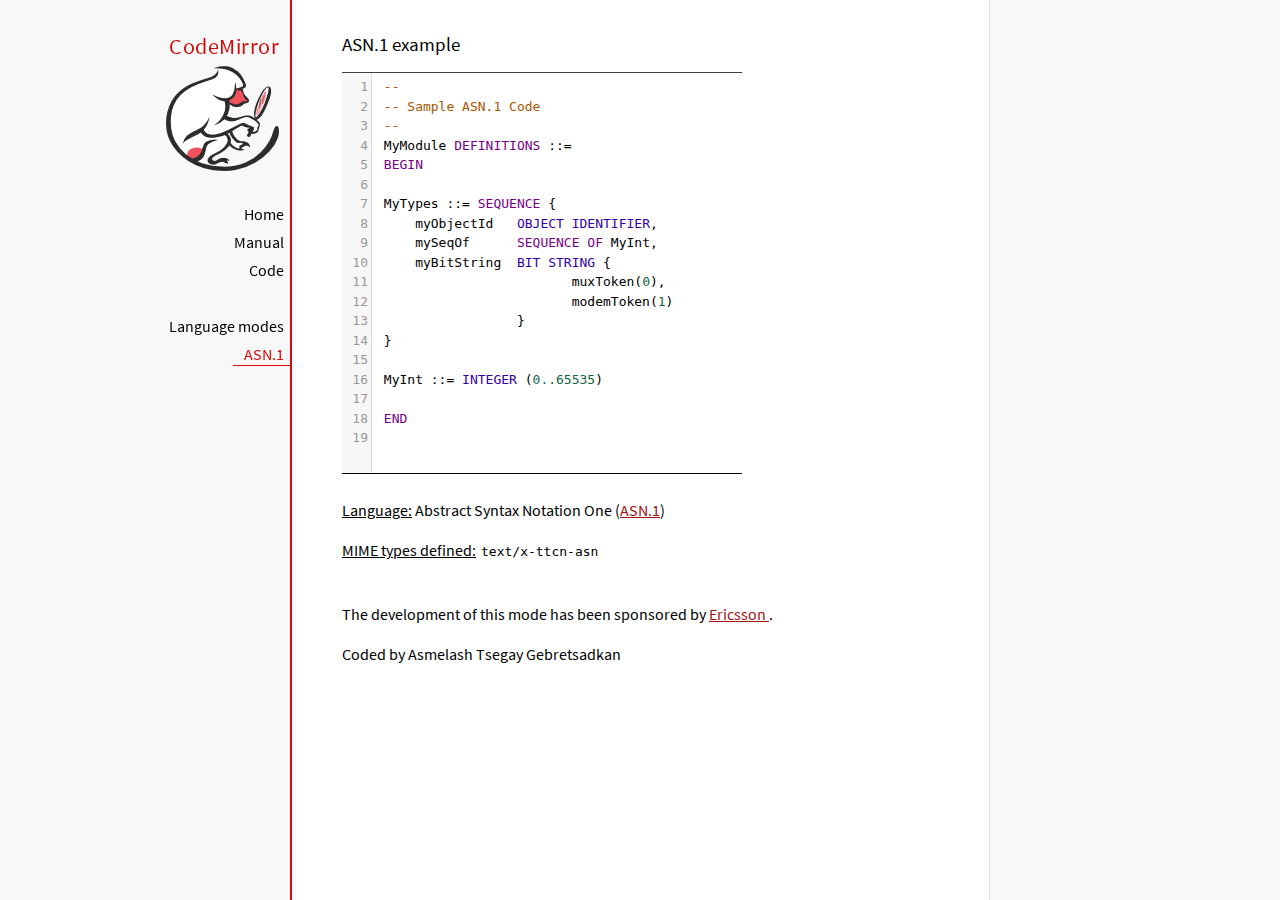
<file: codemirror-5.65.15/mode/asn.1/index.html>
﻿<!doctype html>

<title>CodeMirror: ASN.1 mode</title>
<meta charset="utf-8"/>
<link rel=stylesheet href="../../doc/docs.css">

<link rel="stylesheet" href="../../lib/codemirror.css">
<script src="../../lib/codemirror.js"></script>
<script src="../../addon/edit/matchbrackets.js"></script>
<script src="asn.1.js"></script>
<style>
    .CodeMirror {
        border-top: 1px solid black;
        border-bottom: 1px solid black;
    }
</style>
<div id=nav>
    <a href="https://codemirror.net/5"><h1>CodeMirror</h1>
        <img id=logo src="../../doc/logo.png" alt="">
    </a>

    <ul>
        <li><a href="../../index.html">Home</a>
        <li><a href="../../doc/manual.html">Manual</a>
        <li><a href="https://github.com/codemirror/codemirror5">Code</a>
    </ul>
    <ul>
        <li><a href="../index.html">Language modes</a>
        <li><a class=active href="http://en.wikipedia.org/wiki/Abstract_Syntax_Notation_One">ASN.1</a>
    </ul>
</div>
<article>
    <h2>ASN.1 example</h2>
    <div>
        <textarea id="ttcn-asn-code">
 --
 -- Sample ASN.1 Code
 --
 MyModule DEFINITIONS ::=
 BEGIN

 MyTypes ::= SEQUENCE {
     myObjectId   OBJECT IDENTIFIER,
     mySeqOf      SEQUENCE OF MyInt,
     myBitString  BIT STRING {
                         muxToken(0),
                         modemToken(1)
                  }
 }

 MyInt ::= INTEGER (0..65535)

 END
        </textarea>
    </div>

    <script>
        var ttcnEditor = CodeMirror.fromTextArea(document.getElementById("ttcn-asn-code"), {
            lineNumbers: true,
            matchBrackets: true,
            mode: "text/x-ttcn-asn"
        });
        ttcnEditor.setSize(400, 400);
        var mac = CodeMirror.keyMap.default == CodeMirror.keyMap.macDefault;
        CodeMirror.keyMap.default[(mac ? "Cmd" : "Ctrl") + "-Space"] = "autocomplete";
    </script>
    <br/>
    <p><strong>Language:</strong> Abstract Syntax Notation One
        (<a href="http://www.itu.int/en/ITU-T/asn1/Pages/introduction.aspx">ASN.1</a>)
    </p>
    <p><strong>MIME types defined:</strong> <code>text/x-ttcn-asn</code></p>

    <br/>
    <p>The development of this mode has been sponsored by <a href="http://www.ericsson.com/">Ericsson
    </a>.</p>
    <p>Coded by Asmelash Tsegay Gebretsadkan </p>
</article>
</file>
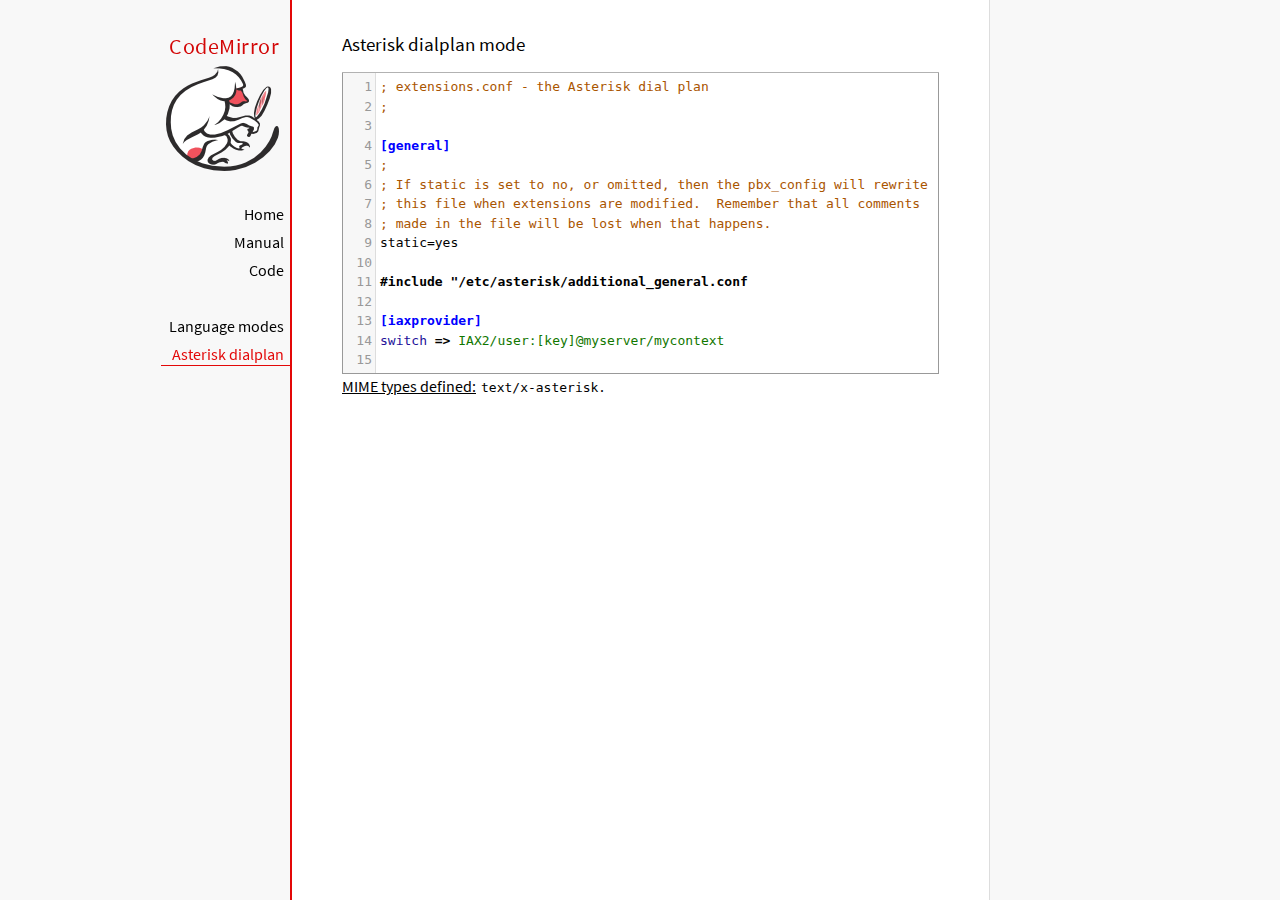
<file: codemirror-5.65.15/mode/asterisk/index.html>
<!doctype html>

<title>CodeMirror: Asterisk dialplan mode</title>
<meta charset="utf-8"/>
<link rel=stylesheet href="../../doc/docs.css">

<link rel="stylesheet" href="../../lib/codemirror.css">
<script src="../../lib/codemirror.js"></script>
<script src="../../addon/edit/matchbrackets.js"></script>
<script src="asterisk.js"></script>
<style>
      .CodeMirror {border: 1px solid #999;}
      .cm-s-default span.cm-arrow { color: red; }
    </style>
<div id=nav>
  <a href="https://codemirror.net/5"><h1>CodeMirror</h1><img id=logo src="../../doc/logo.png" alt=""></a>

  <ul>
    <li><a href="../../index.html">Home</a>
    <li><a href="../../doc/manual.html">Manual</a>
    <li><a href="https://github.com/codemirror/codemirror5">Code</a>
  </ul>
  <ul>
    <li><a href="../index.html">Language modes</a>
    <li><a class=active href="#">Asterisk dialplan</a>
  </ul>
</div>

<article>
<h2>Asterisk dialplan mode</h2>
<form><textarea id="code" name="code">
; extensions.conf - the Asterisk dial plan
;

[general]
;
; If static is set to no, or omitted, then the pbx_config will rewrite
; this file when extensions are modified.  Remember that all comments
; made in the file will be lost when that happens.
static=yes

#include "/etc/asterisk/additional_general.conf

[iaxprovider]
switch => IAX2/user:[key]@myserver/mycontext

[dynamic]
#exec /usr/bin/dynamic-peers.pl

[trunkint]
;
; International long distance through trunk
;
exten => _9011.,1,Macro(dundi-e164,${EXTEN:4})
exten => _9011.,n,Dial(${GLOBAL(TRUNK)}/${FILTER(0-9,${EXTEN:${GLOBAL(TRUNKMSD)}})})

[local]
;
; Master context for local, toll-free, and iaxtel calls only
;
ignorepat => 9
include => default

[demo]
include => stdexten
;
; We start with what to do when a call first comes in.
;
exten => s,1,Wait(1)			; Wait a second, just for fun
same  => n,Answer			; Answer the line
same  => n,Set(TIMEOUT(digit)=5)	; Set Digit Timeout to 5 seconds
same  => n,Set(TIMEOUT(response)=10)	; Set Response Timeout to 10 seconds
same  => n(restart),BackGround(demo-congrats)	; Play a congratulatory message
same  => n(instruct),BackGround(demo-instruct)	; Play some instructions
same  => n,WaitExten			; Wait for an extension to be dialed.

exten => 2,1,BackGround(demo-moreinfo)	; Give some more information.
exten => 2,n,Goto(s,instruct)

exten => 3,1,Set(LANGUAGE()=fr)		; Set language to french
exten => 3,n,Goto(s,restart)		; Start with the congratulations

exten => 1000,1,Goto(default,s,1)
;
; We also create an example user, 1234, who is on the console and has
; voicemail, etc.
;
exten => 1234,1,Playback(transfer,skip)		; "Please hold while..."
					; (but skip if channel is not up)
exten => 1234,n,Gosub(${EXTEN},stdexten(${GLOBAL(CONSOLE)}))
exten => 1234,n,Goto(default,s,1)		; exited Voicemail

exten => 1235,1,Voicemail(1234,u)		; Right to voicemail

exten => 1236,1,Dial(Console/dsp)		; Ring forever
exten => 1236,n,Voicemail(1234,b)		; Unless busy

;
; # for when they're done with the demo
;
exten => #,1,Playback(demo-thanks)	; "Thanks for trying the demo"
exten => #,n,Hangup			; Hang them up.

;
; A timeout and "invalid extension rule"
;
exten => t,1,Goto(#,1)			; If they take too long, give up
exten => i,1,Playback(invalid)		; "That's not valid, try again"

;
; Create an extension, 500, for dialing the
; Asterisk demo.
;
exten => 500,1,Playback(demo-abouttotry); Let them know what's going on
exten => 500,n,Dial(IAX2/guest@pbx.digium.com/s@default)	; Call the Asterisk demo
exten => 500,n,Playback(demo-nogo)	; Couldn't connect to the demo site
exten => 500,n,Goto(s,6)		; Return to the start over message.

;
; Create an extension, 600, for evaluating echo latency.
;
exten => 600,1,Playback(demo-echotest)	; Let them know what's going on
exten => 600,n,Echo			; Do the echo test
exten => 600,n,Playback(demo-echodone)	; Let them know it's over
exten => 600,n,Goto(s,6)		; Start over

;
;	You can use the Macro Page to intercom a individual user
exten => 76245,1,Macro(page,SIP/Grandstream1)
; or if your peernames are the same as extensions
exten => _7XXX,1,Macro(page,SIP/${EXTEN})
;
;
; System Wide Page at extension 7999
;
exten => 7999,1,Set(TIMEOUT(absolute)=60)
exten => 7999,2,Page(Local/Grandstream1@page&Local/Xlite1@page&Local/1234@page/n,d)

; Give voicemail at extension 8500
;
exten => 8500,1,VoicemailMain
exten => 8500,n,Goto(s,6)

    </textarea></form>
    <script>
      var editor = CodeMirror.fromTextArea(document.getElementById("code"), {
        mode: "text/x-asterisk",
        matchBrackets: true,
        lineNumbers: true
      });
    </script>

    <p><strong>MIME types defined:</strong> <code>text/x-asterisk</code>.</p>

  </article>
</file>
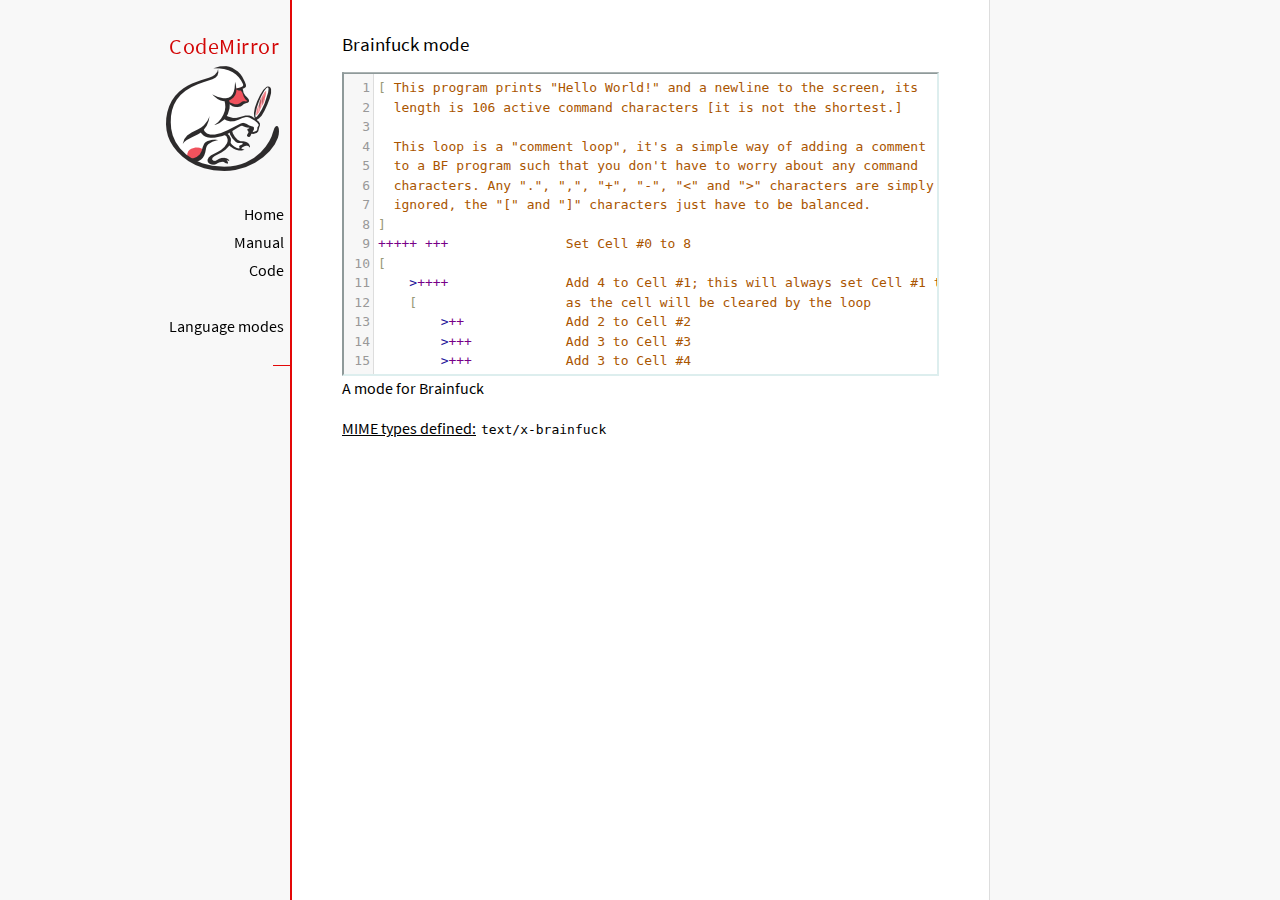
<file: codemirror-5.65.15/mode/brainfuck/index.html>
<!doctype html>

<title>CodeMirror: Brainfuck mode</title>
<meta charset="utf-8"/>
<link rel=stylesheet href="../../doc/docs.css">

<link rel="stylesheet" href="../../lib/codemirror.css">
<script src="../../lib/codemirror.js"></script>
<script src="../../addon/edit/matchbrackets.js"></script>
<script src="./brainfuck.js"></script>
<style>
	.CodeMirror { border: 2px inset #dee; }
    </style>
<div id=nav>
  <a href="https://codemirror.net/5"><h1>CodeMirror</h1><img id=logo src="../../doc/logo.png" alt=""></a>

  <ul>
    <li><a href="../../index.html">Home</a>
    <li><a href="../../doc/manual.html">Manual</a>
    <li><a href="https://github.com/codemirror/codemirror5">Code</a>
  </ul>
  <ul>
    <li><a href="../index.html">Language modes</a>
    <li><a class=active href="#"></a>
  </ul>
</div>

<article>
<h2>Brainfuck mode</h2>
<form><textarea id="code" name="code">
[ This program prints "Hello World!" and a newline to the screen, its
  length is 106 active command characters [it is not the shortest.]

  This loop is a "comment loop", it's a simple way of adding a comment
  to a BF program such that you don't have to worry about any command
  characters. Any ".", ",", "+", "-", "&lt;" and "&gt;" characters are simply
  ignored, the "[" and "]" characters just have to be balanced.
]
+++++ +++               Set Cell #0 to 8
[
    &gt;++++               Add 4 to Cell #1; this will always set Cell #1 to 4
    [                   as the cell will be cleared by the loop
        &gt;++             Add 2 to Cell #2
        &gt;+++            Add 3 to Cell #3
        &gt;+++            Add 3 to Cell #4
        &gt;+              Add 1 to Cell #5
        &lt;&lt;&lt;&lt;-           Decrement the loop counter in Cell #1
    ]                   Loop till Cell #1 is zero; number of iterations is 4
    &gt;+                  Add 1 to Cell #2
    &gt;+                  Add 1 to Cell #3
    &gt;-                  Subtract 1 from Cell #4
    &gt;&gt;+                 Add 1 to Cell #6
    [&lt;]                 Move back to the first zero cell you find; this will
                        be Cell #1 which was cleared by the previous loop
    &lt;-                  Decrement the loop Counter in Cell #0
]                       Loop till Cell #0 is zero; number of iterations is 8

The result of this is:
Cell No :   0   1   2   3   4   5   6
Contents:   0   0  72 104  88  32   8
Pointer :   ^

&gt;&gt;.                     Cell #2 has value 72 which is 'H'
&gt;---.                   Subtract 3 from Cell #3 to get 101 which is 'e'
+++++++..+++.           Likewise for 'llo' from Cell #3
&gt;&gt;.                     Cell #5 is 32 for the space
&lt;-.                     Subtract 1 from Cell #4 for 87 to give a 'W'
&lt;.                      Cell #3 was set to 'o' from the end of 'Hello'
+++.------.--------.    Cell #3 for 'rl' and 'd'
&gt;&gt;+.                    Add 1 to Cell #5 gives us an exclamation point
&gt;++.                    And finally a newline from Cell #6
</textarea></form>

    <script>
      var editor = CodeMirror.fromTextArea(document.getElementById("code"), {
        lineNumbers: true,
        matchBrackets: true,
        mode: "text/x-brainfuck"
      });
    </script>

    <p>A mode for Brainfuck</p>

    <p><strong>MIME types defined:</strong> <code>text/x-brainfuck</code></p>
  </article>
</file>
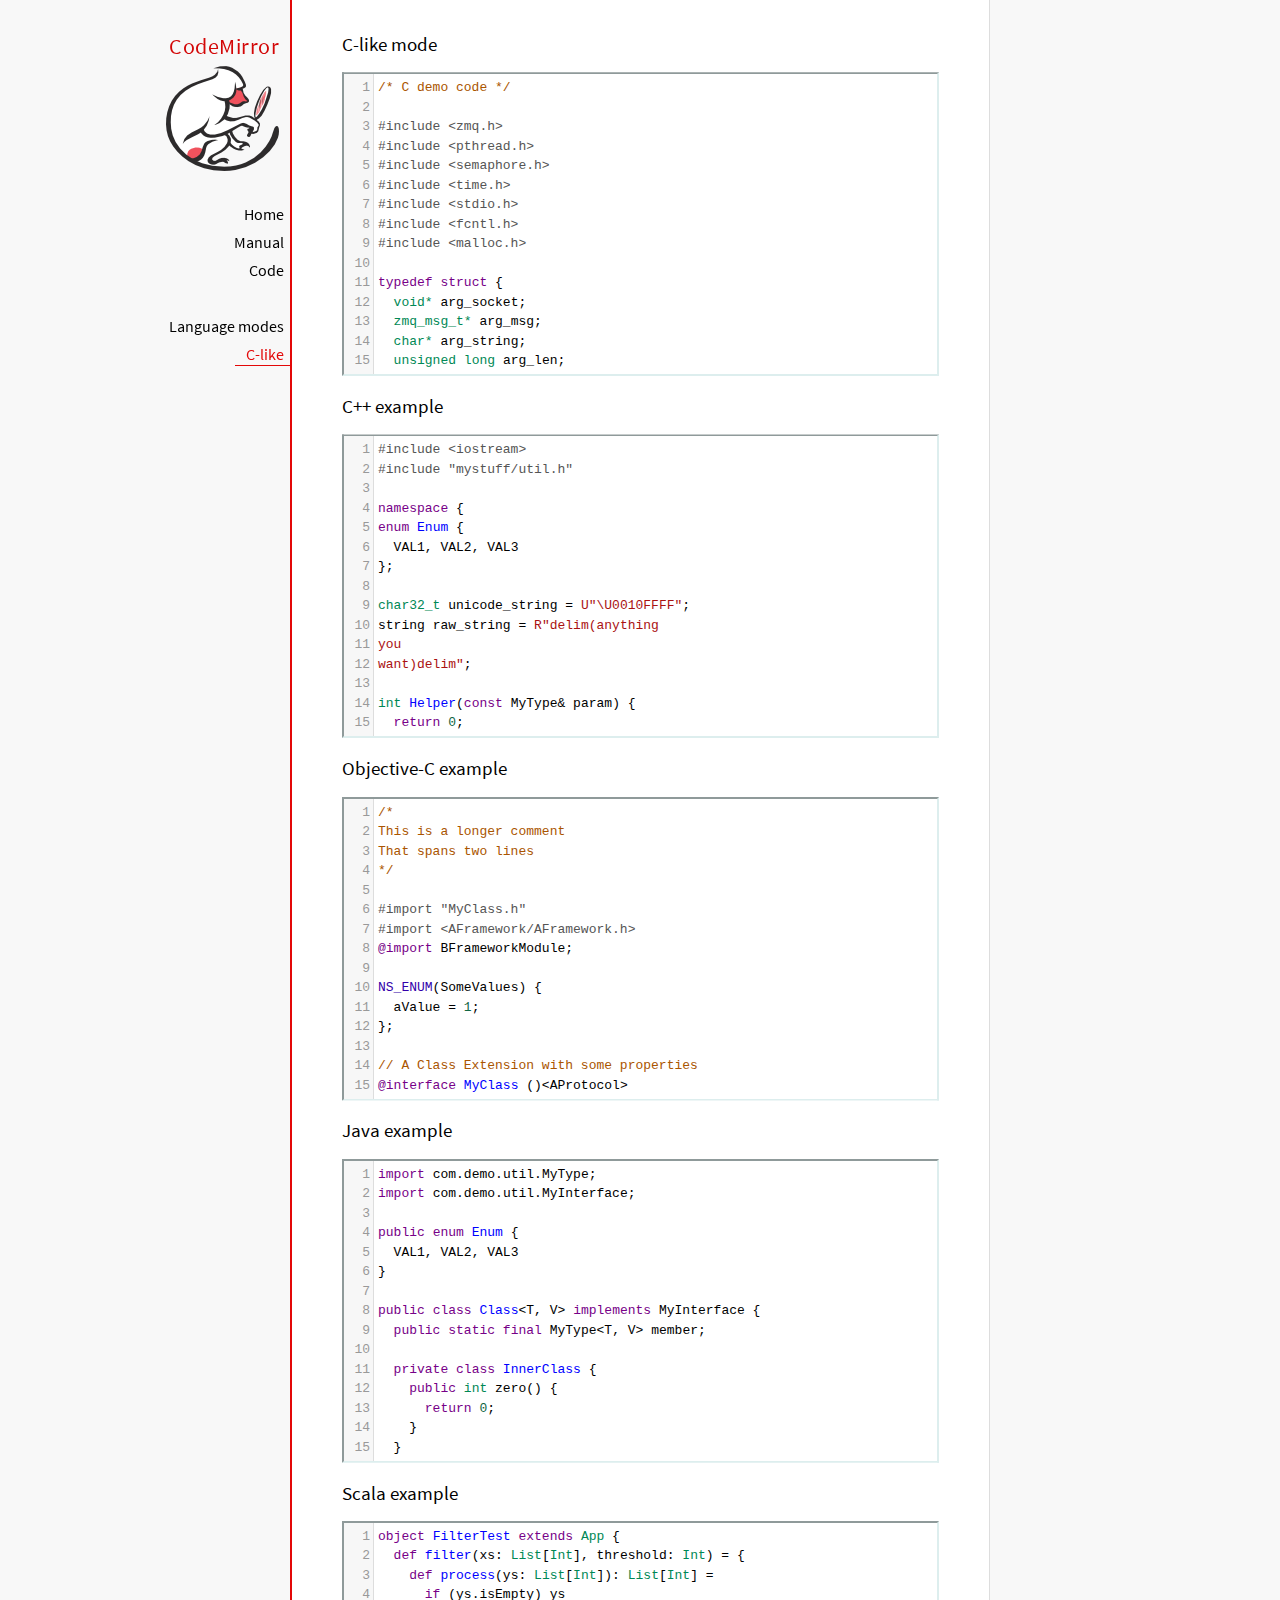
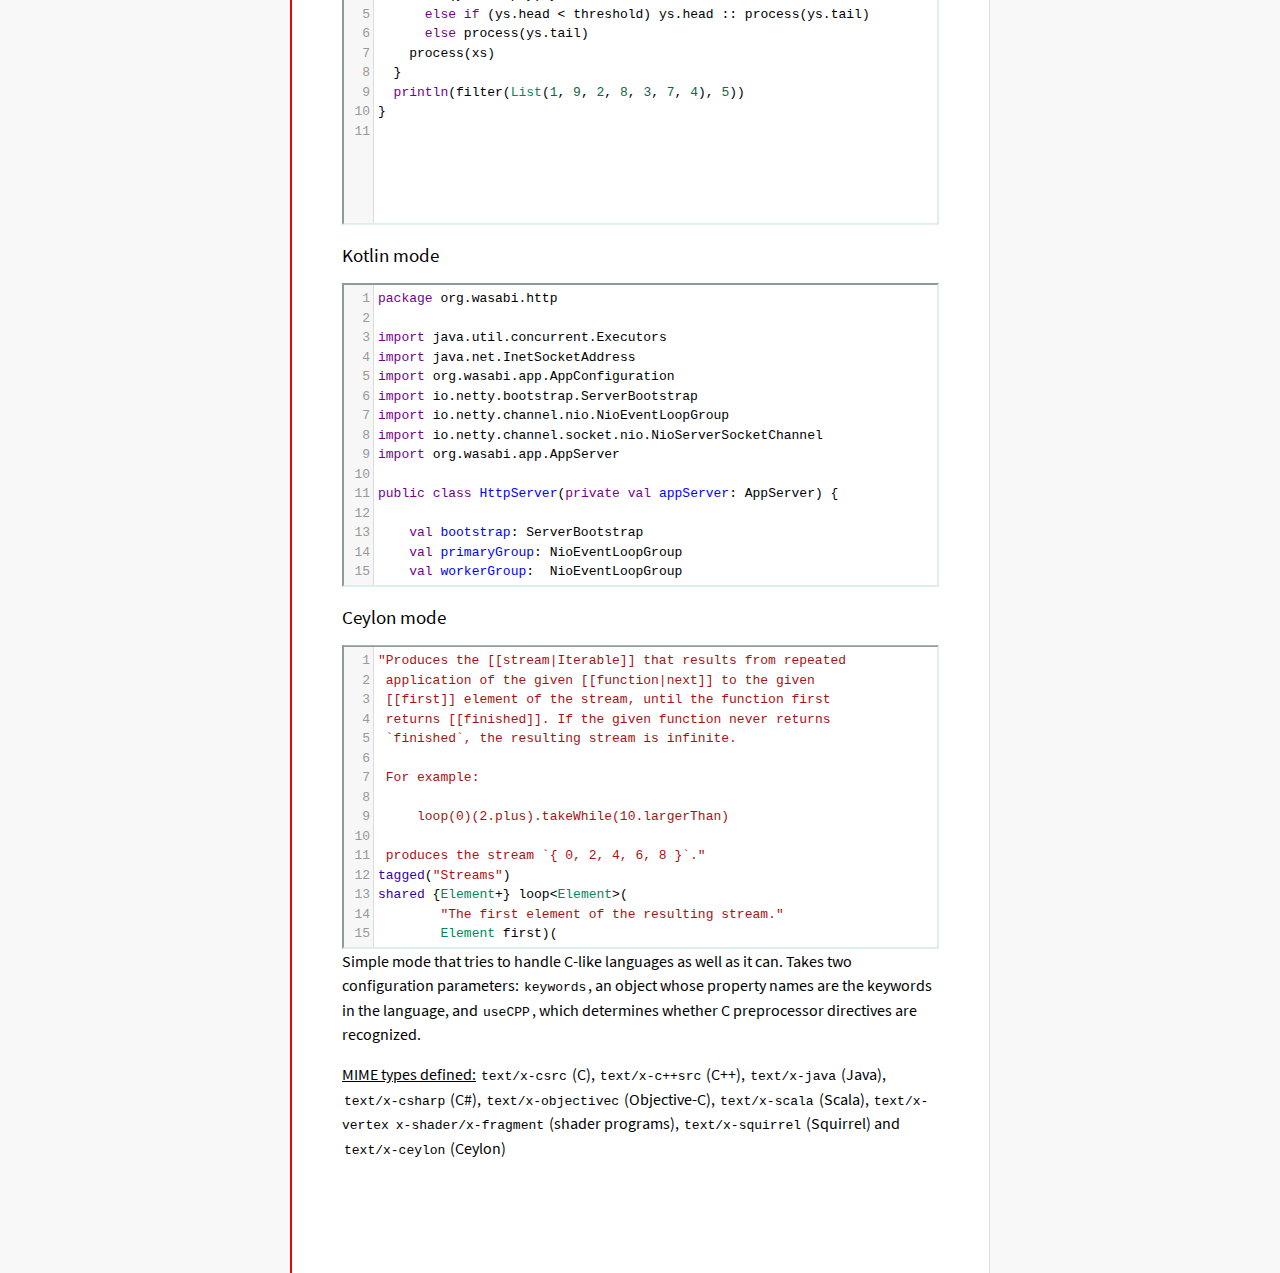
<file: codemirror-5.65.15/mode/clike/index.html>
<!doctype html>

<title>CodeMirror: C-like mode</title>
<meta charset="utf-8"/>
<link rel=stylesheet href="../../doc/docs.css">

<link rel="stylesheet" href="../../lib/codemirror.css">
<script src="../../lib/codemirror.js"></script>
<script src="../../addon/edit/matchbrackets.js"></script>
<link rel="stylesheet" href="../../addon/hint/show-hint.css">
<script src="../../addon/hint/show-hint.js"></script>
<script src="clike.js"></script>
<style>.CodeMirror {border: 2px inset #dee;}</style>
<div id=nav>
  <a href="https://codemirror.net/5"><h1>CodeMirror</h1><img id=logo src="../../doc/logo.png" alt=""></a>

  <ul>
    <li><a href="../../index.html">Home</a>
    <li><a href="../../doc/manual.html">Manual</a>
    <li><a href="https://github.com/codemirror/codemirror5">Code</a>
  </ul>
  <ul>
    <li><a href="../index.html">Language modes</a>
    <li><a class=active href="#">C-like</a>
  </ul>
</div>

<article>
<h2>C-like mode</h2>

<div><textarea id="c-code">
/* C demo code */

#include <zmq.h>
#include <pthread.h>
#include <semaphore.h>
#include <time.h>
#include <stdio.h>
#include <fcntl.h>
#include <malloc.h>

typedef struct {
  void* arg_socket;
  zmq_msg_t* arg_msg;
  char* arg_string;
  unsigned long arg_len;
  int arg_int, arg_command;

  int signal_fd;
  int pad;
  void* context;
  sem_t sem;
} acl_zmq_context;

#define p(X) (context->arg_##X)

void* zmq_thread(void* context_pointer) {
  acl_zmq_context* context = (acl_zmq_context*)context_pointer;
  char ok = 'K', err = 'X';
  int res;

  while (1) {
    while ((res = sem_wait(&amp;context->sem)) == EINTR);
    if (res) {write(context->signal_fd, &amp;err, 1); goto cleanup;}
    switch(p(command)) {
    case 0: goto cleanup;
    case 1: p(socket) = zmq_socket(context->context, p(int)); break;
    case 2: p(int) = zmq_close(p(socket)); break;
    case 3: p(int) = zmq_bind(p(socket), p(string)); break;
    case 4: p(int) = zmq_connect(p(socket), p(string)); break;
    case 5: p(int) = zmq_getsockopt(p(socket), p(int), (void*)p(string), &amp;p(len)); break;
    case 6: p(int) = zmq_setsockopt(p(socket), p(int), (void*)p(string), p(len)); break;
    case 7: p(int) = zmq_send(p(socket), p(msg), p(int)); break;
    case 8: p(int) = zmq_recv(p(socket), p(msg), p(int)); break;
    case 9: p(int) = zmq_poll(p(socket), p(int), p(len)); break;
    }
    p(command) = errno;
    write(context->signal_fd, &amp;ok, 1);
  }
 cleanup:
  close(context->signal_fd);
  free(context_pointer);
  return 0;
}

void* zmq_thread_init(void* zmq_context, int signal_fd) {
  acl_zmq_context* context = malloc(sizeof(acl_zmq_context));
  pthread_t thread;

  context->context = zmq_context;
  context->signal_fd = signal_fd;
  sem_init(&amp;context->sem, 1, 0);
  pthread_create(&amp;thread, 0, &amp;zmq_thread, context);
  pthread_detach(thread);
  return context;
}
</textarea></div>

<h2>C++ example</h2>

<div><textarea id="cpp-code">
#include <iostream>
#include "mystuff/util.h"

namespace {
enum Enum {
  VAL1, VAL2, VAL3
};

char32_t unicode_string = U"\U0010FFFF";
string raw_string = R"delim(anything
you
want)delim";

int Helper(const MyType& param) {
  return 0;
}
} // namespace

class ForwardDec;

template <class T, class V>
class Class : public BaseClass {
  const MyType<T, V> member_;

 public:
  const MyType<T, V>& Method() const {
    return member_;
  }

  void Method2(MyType<T, V>* value);
}

template <class T, class V>
void Class::Method2(MyType<T, V>* value) {
  std::out << 1 >> method();
  value->Method3(member_);
  member_ = value;
}
</textarea></div>

<h2>Objective-C example</h2>

<div><textarea id="objectivec-code">
/*
This is a longer comment
That spans two lines
*/

#import "MyClass.h"
#import <AFramework/AFramework.h>
@import BFrameworkModule;

NS_ENUM(SomeValues) {
  aValue = 1;
};

// A Class Extension with some properties
@interface MyClass ()<AProtocol>
@property(atomic, readwrite, assign) NSInteger anInt;
@property(nonatomic, strong, nullable) NSString *aString;
@end

@implementation YourAppDelegate

- (instancetype)initWithString:(NSString *)aStringVar {
  if ((self = [super init])) {
    aString = aStringVar;
  }
  return self;
}

- (BOOL)doSomething:(float)progress {
  NSString *myString = @"This is a ObjC string %f ";
  myString = [[NSString stringWithFormat:myString, progress] stringByAppendingString:self.aString];
  return myString.length > 100 ? NO : YES;
}

@end
</textarea></div>

<h2>Java example</h2>

<div><textarea id="java-code">
import com.demo.util.MyType;
import com.demo.util.MyInterface;

public enum Enum {
  VAL1, VAL2, VAL3
}

public class Class<T, V> implements MyInterface {
  public static final MyType<T, V> member;
  
  private class InnerClass {
    public int zero() {
      return 0;
    }
  }

  @Override
  public MyType method() {
    return member;
  }

  public void method2(MyType<T, V> value) {
    method();
    value.method3();
    member = value;
  }
}
</textarea></div>

<h2>Scala example</h2>

<div><textarea id="scala-code">
object FilterTest extends App {
  def filter(xs: List[Int], threshold: Int) = {
    def process(ys: List[Int]): List[Int] =
      if (ys.isEmpty) ys
      else if (ys.head < threshold) ys.head :: process(ys.tail)
      else process(ys.tail)
    process(xs)
  }
  println(filter(List(1, 9, 2, 8, 3, 7, 4), 5))
}
</textarea></div>

<h2>Kotlin mode</h2>

<div><textarea id="kotlin-code">
package org.wasabi.http

import java.util.concurrent.Executors
import java.net.InetSocketAddress
import org.wasabi.app.AppConfiguration
import io.netty.bootstrap.ServerBootstrap
import io.netty.channel.nio.NioEventLoopGroup
import io.netty.channel.socket.nio.NioServerSocketChannel
import org.wasabi.app.AppServer

public class HttpServer(private val appServer: AppServer) {

    val bootstrap: ServerBootstrap
    val primaryGroup: NioEventLoopGroup
    val workerGroup:  NioEventLoopGroup

    init {
        // Define worker groups
        primaryGroup = NioEventLoopGroup()
        workerGroup = NioEventLoopGroup()

        // Initialize bootstrap of server
        bootstrap = ServerBootstrap()

        bootstrap.group(primaryGroup, workerGroup)
        bootstrap.channel(javaClass<NioServerSocketChannel>())
        bootstrap.childHandler(NettyPipelineInitializer(appServer))
    }

    public fun start(wait: Boolean = true) {
        val channel = bootstrap.bind(appServer.configuration.port)?.sync()?.channel()

        if (wait) {
            channel?.closeFuture()?.sync()
        }
    }

    public fun stop() {
        // Shutdown all event loops
        primaryGroup.shutdownGracefully()
        workerGroup.shutdownGracefully()

        // Wait till all threads are terminated
        primaryGroup.terminationFuture().sync()
        workerGroup.terminationFuture().sync()
    }
}
</textarea></div>

<h2>Ceylon mode</h2>

<div><textarea id="ceylon-code">
"Produces the [[stream|Iterable]] that results from repeated
 application of the given [[function|next]] to the given
 [[first]] element of the stream, until the function first
 returns [[finished]]. If the given function never returns 
 `finished`, the resulting stream is infinite.

 For example:

     loop(0)(2.plus).takeWhile(10.largerThan)

 produces the stream `{ 0, 2, 4, 6, 8 }`."
tagged("Streams")
shared {Element+} loop&lt;Element&gt;(
        "The first element of the resulting stream."
        Element first)(
        "The function that produces the next element of the
         stream, given the current element. The function may
         return [[finished]] to indicate the end of the 
         stream."
        Element|Finished next(Element element))
    =&gt; let (start = first)
    object satisfies {Element+} {
        first =&gt; start;
        empty =&gt; false;
        function nextElement(Element element)
                =&gt; next(element);
        iterator()
                =&gt; object satisfies Iterator&lt;Element&gt; {
            variable Element|Finished current = start;
            shared actual Element|Finished next() {
                if (!is Finished result = current) {
                    current = nextElement(result);
                    return result;
                }
                else {
                    return finished;
                }
            }
        };
    };
</textarea></div>

    <script>
      var cEditor = CodeMirror.fromTextArea(document.getElementById("c-code"), {
        lineNumbers: true,
        matchBrackets: true,
        mode: "text/x-csrc"
      });
      var cppEditor = CodeMirror.fromTextArea(document.getElementById("cpp-code"), {
        lineNumbers: true,
        matchBrackets: true,
        mode: "text/x-c++src"
      });
      var javaEditor = CodeMirror.fromTextArea(document.getElementById("java-code"), {
        lineNumbers: true,
        matchBrackets: true,
        mode: "text/x-java"
      });
      var objectivecEditor = CodeMirror.fromTextArea(document.getElementById("objectivec-code"), {
        lineNumbers: true,
        matchBrackets: true,
        mode: "text/x-objectivec"
      });
      var scalaEditor = CodeMirror.fromTextArea(document.getElementById("scala-code"), {
        lineNumbers: true,
        matchBrackets: true,
        mode: "text/x-scala"
      });
      var kotlinEditor = CodeMirror.fromTextArea(document.getElementById("kotlin-code"), {
          lineNumbers: true,
          matchBrackets: true,
          mode: "text/x-kotlin"
      });
      var ceylonEditor = CodeMirror.fromTextArea(document.getElementById("ceylon-code"), {
          lineNumbers: true,
          matchBrackets: true,
          mode: "text/x-ceylon"
      });
      var mac = CodeMirror.keyMap.default == CodeMirror.keyMap.macDefault;
      CodeMirror.keyMap.default[(mac ? "Cmd" : "Ctrl") + "-Space"] = "autocomplete";
    </script>

    <p>Simple mode that tries to handle C-like languages as well as it
    can. Takes two configuration parameters: <code>keywords</code>, an
    object whose property names are the keywords in the language,
    and <code>useCPP</code>, which determines whether C preprocessor
    directives are recognized.</p>

    <p><strong>MIME types defined:</strong> <code>text/x-csrc</code>
    (C), <code>text/x-c++src</code> (C++), <code>text/x-java</code>
    (Java), <code>text/x-csharp</code> (C#),
    <code>text/x-objectivec</code> (Objective-C),
    <code>text/x-scala</code> (Scala), <code>text/x-vertex</code>
    <code>x-shader/x-fragment</code> (shader programs),
    <code>text/x-squirrel</code> (Squirrel) and
    <code>text/x-ceylon</code> (Ceylon)</p>
</article>
</file>
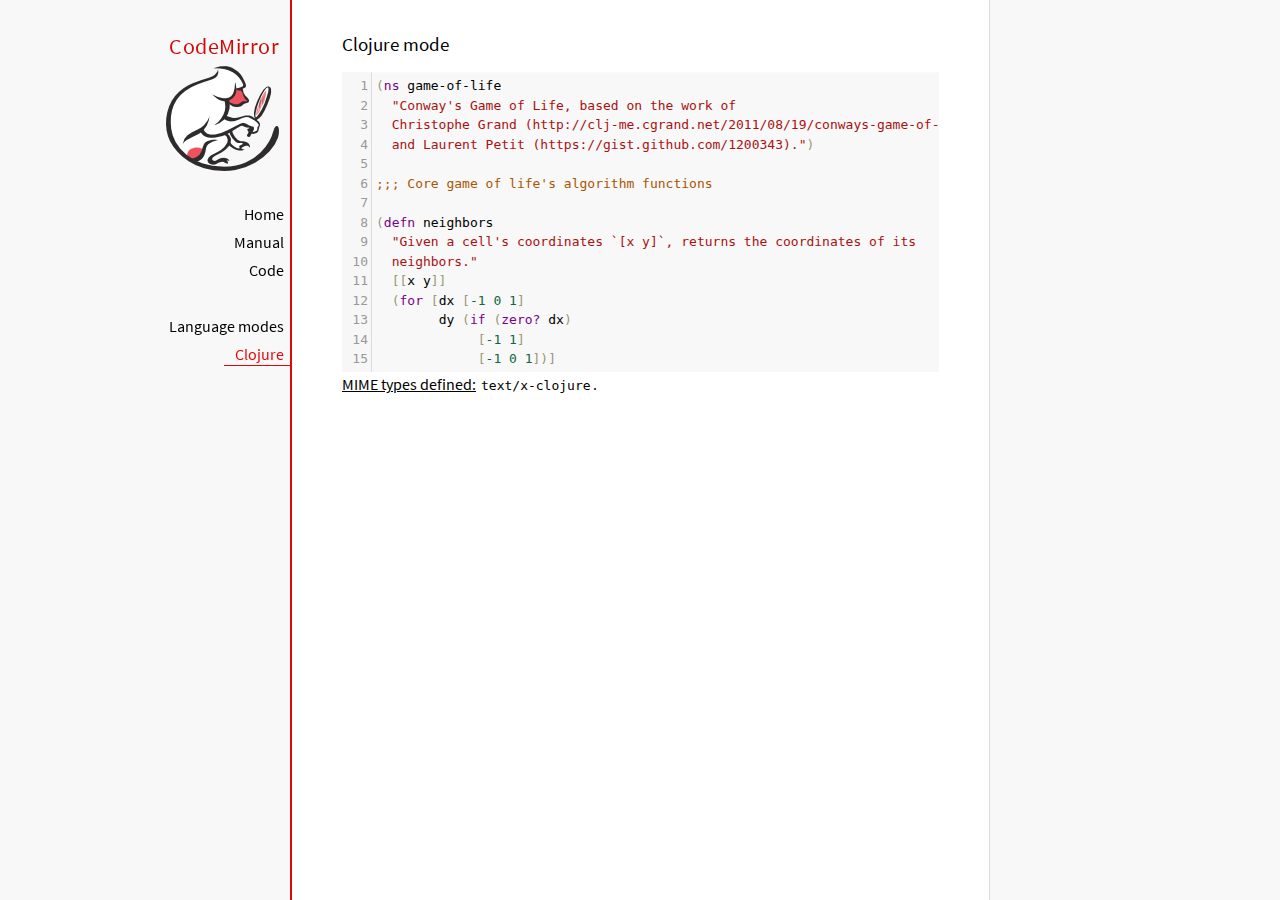
<file: codemirror-5.65.15/mode/clojure/index.html>
<!doctype html>

<title>CodeMirror: Clojure mode</title>
<meta charset="utf-8"/>
<link rel=stylesheet href="../../doc/docs.css">

<link rel="stylesheet" href="../../lib/codemirror.css">
<script src="../../lib/codemirror.js"></script>
<script src="../../addon/edit/closebrackets.js"></script>
<script src="../../addon/edit/matchbrackets.js"></script>
<script src="clojure.js"></script>
<style>.CodeMirror {background: #f8f8f8;}</style>
<div id=nav>
  <a href="https://codemirror.net/5"><h1>CodeMirror</h1><img id=logo src="../../doc/logo.png" alt=""></a>

  <ul>
    <li><a href="../../index.html">Home</a>
    <li><a href="../../doc/manual.html">Manual</a>
    <li><a href="https://github.com/codemirror/codemirror5">Code</a>
  </ul>
  <ul>
    <li><a href="../index.html">Language modes</a>
    <li><a class=active href="#">Clojure</a>
  </ul>
</div>

<article>
<h2>Clojure mode</h2>
<form><textarea id="code" name="code">
(ns game-of-life
  "Conway's Game of Life, based on the work of
  Christophe Grand (http://clj-me.cgrand.net/2011/08/19/conways-game-of-life)
  and Laurent Petit (https://gist.github.com/1200343).")

;;; Core game of life's algorithm functions

(defn neighbors
  "Given a cell's coordinates `[x y]`, returns the coordinates of its
  neighbors."
  [[x y]]
  (for [dx [-1 0 1]
        dy (if (zero? dx)
             [-1 1]
             [-1 0 1])]
    [(+ dx x) (+ dy y)]))

(defn step
  "Given a set of living `cells`, computes the new set of living cells."
  [cells]
  (set (for [[cell n] (frequencies (mapcat neighbors cells))
             :when (or (= n 3)
                       (and (= n 2)
                            (cells cell)))]
         cell)))

;;; Utility methods for displaying game on a text terminal

(defn print-grid
  "Prints a `grid` of `w` columns and `h` rows, on *out*, representing a
  step in the game."
  [grid w h]
  (doseq [x (range (inc w))
          y (range (inc h))]
    (when (= y 0) (println))
    (print (if (grid [x y])
             "[X]"
             " . "))))

(defn print-grids
  "Prints a sequence of `grids` of `w` columns and `h` rows on *out*,
  representing several steps."
  [grids w h]
  (doseq [grid grids]
    (print-grid grid w h)
    (println)))

;;; Launches an example grid

(def grid
  "`grid` represents the initial set of living cells"
  #{[2 1] [2 2] [2 3]})

(print-grids (take 3 (iterate step grid)) 5 5)</textarea></form>
    <script>
      var editor = CodeMirror.fromTextArea(document.getElementById("code"), {
          autoCloseBrackets: true,
          lineNumbers: true,
          matchBrackets: true,
          mode: 'text/x-clojure'
      });
    </script>

    <p><strong>MIME types defined:</strong> <code>text/x-clojure</code>.</p>

  </article>
</file>
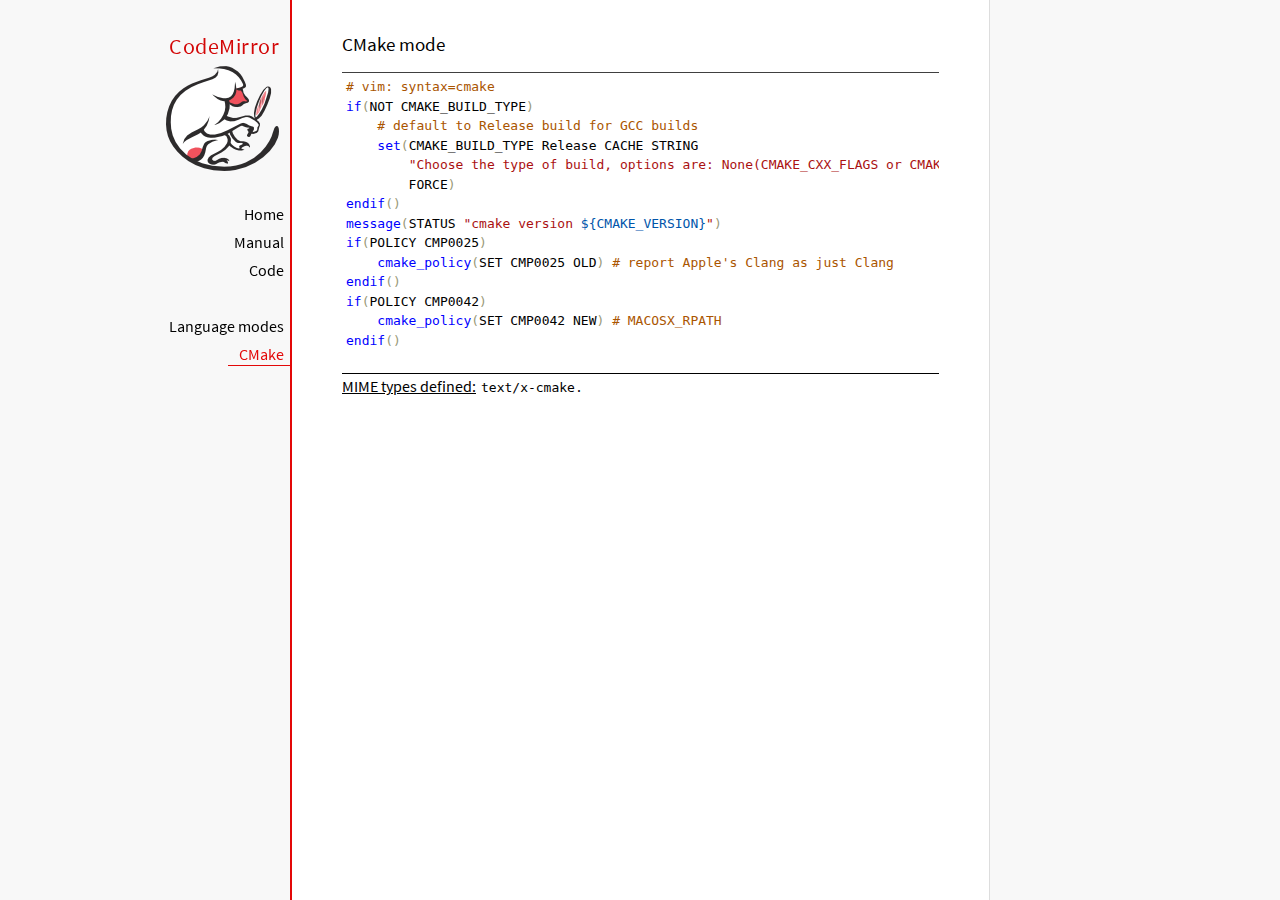
<file: codemirror-5.65.15/mode/cmake/index.html>
<!doctype html>

<title>CodeMirror: CMake mode</title>
<meta charset="utf-8"/>
<link rel=stylesheet href="../../doc/docs.css">

<link rel="stylesheet" href="../../lib/codemirror.css">
<script src="../../lib/codemirror.js"></script>
<script src="../../addon/edit/matchbrackets.js"></script>
<script src="cmake.js"></script>
<style>
      .CodeMirror {border-top: 1px solid black; border-bottom: 1px solid black;}
      .cm-s-default span.cm-arrow { color: red; }
    </style>
<div id=nav>
  <a href="https://codemirror.net/5"><h1>CodeMirror</h1><img id=logo src="../../doc/logo.png" alt=""></a>

  <ul>
    <li><a href="../../index.html">Home</a>
    <li><a href="../../doc/manual.html">Manual</a>
    <li><a href="https://github.com/codemirror/codemirror5">Code</a>
  </ul>
  <ul>
    <li><a href="../index.html">Language modes</a>
    <li><a class=active href="#">CMake</a>
  </ul>
</div>

<article>
<h2>CMake mode</h2>
<form><textarea id="code" name="code">
# vim: syntax=cmake
if(NOT CMAKE_BUILD_TYPE)
    # default to Release build for GCC builds
    set(CMAKE_BUILD_TYPE Release CACHE STRING
        "Choose the type of build, options are: None(CMAKE_CXX_FLAGS or CMAKE_C_FLAGS used) Debug Release RelWithDebInfo MinSizeRel."
        FORCE)
endif()
message(STATUS "cmake version ${CMAKE_VERSION}")
if(POLICY CMP0025)
    cmake_policy(SET CMP0025 OLD) # report Apple's Clang as just Clang
endif()
if(POLICY CMP0042)
    cmake_policy(SET CMP0042 NEW) # MACOSX_RPATH
endif()

project (x265)
cmake_minimum_required (VERSION 2.8.8) # OBJECT libraries require 2.8.8
include(CheckIncludeFiles)
include(CheckFunctionExists)
include(CheckSymbolExists)
include(CheckCXXCompilerFlag)

# X265_BUILD must be incremented each time the public API is changed
set(X265_BUILD 48)
configure_file("${PROJECT_SOURCE_DIR}/x265.def.in"
               "${PROJECT_BINARY_DIR}/x265.def")
configure_file("${PROJECT_SOURCE_DIR}/x265_config.h.in"
               "${PROJECT_BINARY_DIR}/x265_config.h")

SET(CMAKE_MODULE_PATH "${PROJECT_SOURCE_DIR}/cmake" "${CMAKE_MODULE_PATH}")

# System architecture detection
string(TOLOWER "${CMAKE_SYSTEM_PROCESSOR}" SYSPROC)
set(X86_ALIASES x86 i386 i686 x86_64 amd64)
list(FIND X86_ALIASES "${SYSPROC}" X86MATCH)
if("${SYSPROC}" STREQUAL "" OR X86MATCH GREATER "-1")
    message(STATUS "Detected x86 target processor")
    set(X86 1)
    add_definitions(-DX265_ARCH_X86=1)
    if("${CMAKE_SIZEOF_VOID_P}" MATCHES 8)
        set(X64 1)
        add_definitions(-DX86_64=1)
    endif()
elseif(${SYSPROC} STREQUAL "armv6l")
    message(STATUS "Detected ARM target processor")
    set(ARM 1)
    add_definitions(-DX265_ARCH_ARM=1 -DHAVE_ARMV6=1)
else()
    message(STATUS "CMAKE_SYSTEM_PROCESSOR value `${CMAKE_SYSTEM_PROCESSOR}` is unknown")
    message(STATUS "Please add this value near ${CMAKE_CURRENT_LIST_FILE}:${CMAKE_CURRENT_LIST_LINE}")
endif()

if(UNIX)
    list(APPEND PLATFORM_LIBS pthread)
    find_library(LIBRT rt)
    if(LIBRT)
        list(APPEND PLATFORM_LIBS rt)
    endif()
    find_package(Numa)
    if(NUMA_FOUND)
        list(APPEND CMAKE_REQUIRED_LIBRARIES ${NUMA_LIBRARY})
        check_symbol_exists(numa_node_of_cpu numa.h NUMA_V2)
        if(NUMA_V2)
            add_definitions(-DHAVE_LIBNUMA)
            message(STATUS "libnuma found, building with support for NUMA nodes")
            list(APPEND PLATFORM_LIBS ${NUMA_LIBRARY})
            link_directories(${NUMA_LIBRARY_DIR})
            include_directories(${NUMA_INCLUDE_DIR})
        endif()
    endif()
    mark_as_advanced(LIBRT NUMA_FOUND)
endif(UNIX)

if(X64 AND NOT WIN32)
    option(ENABLE_PIC "Enable Position Independent Code" ON)
else()
    option(ENABLE_PIC "Enable Position Independent Code" OFF)
endif(X64 AND NOT WIN32)

# Compiler detection
if(CMAKE_GENERATOR STREQUAL "Xcode")
  set(XCODE 1)
endif()
if (APPLE)
  add_definitions(-DMACOS)
endif()
</textarea></form>
    <script>
      var editor = CodeMirror.fromTextArea(document.getElementById("code"), {
        mode: "text/x-cmake",
        matchBrackets: true,
        indentUnit: 4
      });
    </script>

    <p><strong>MIME types defined:</strong> <code>text/x-cmake</code>.</p>

  </article>
</file>
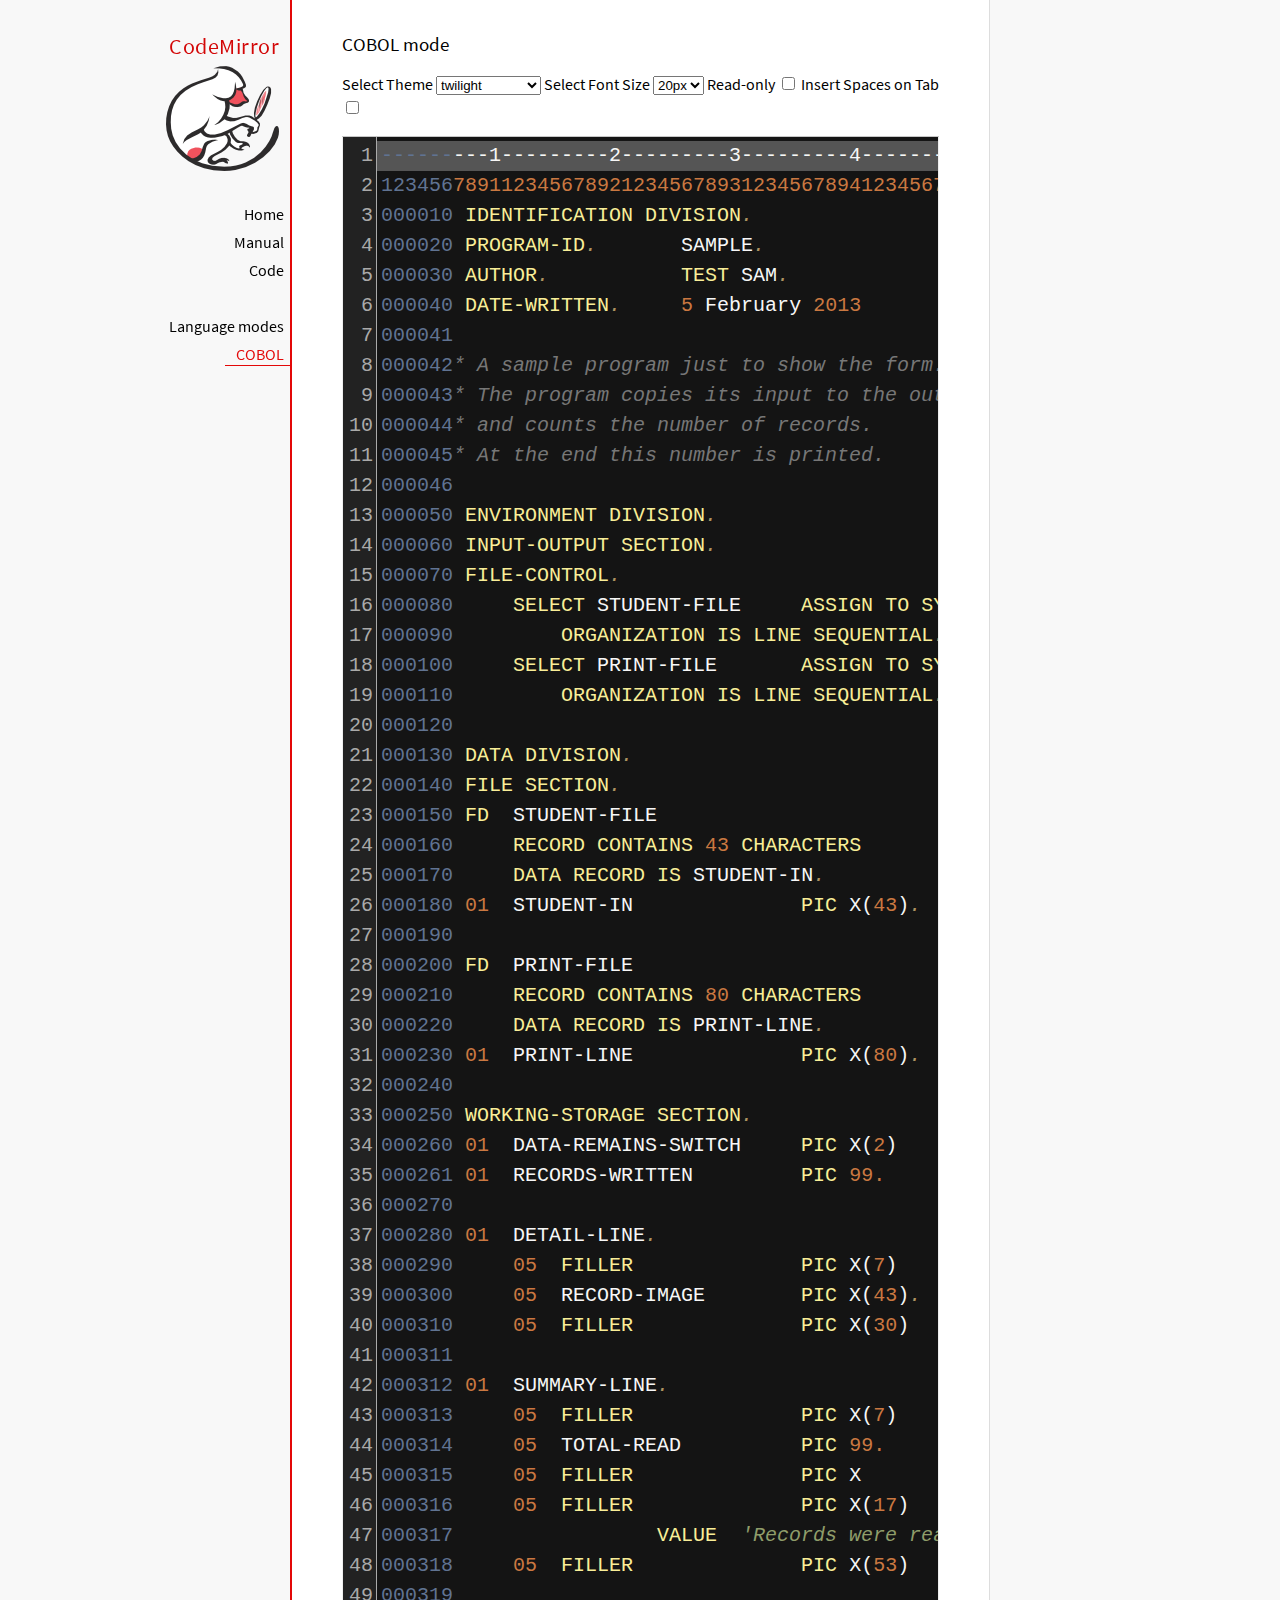
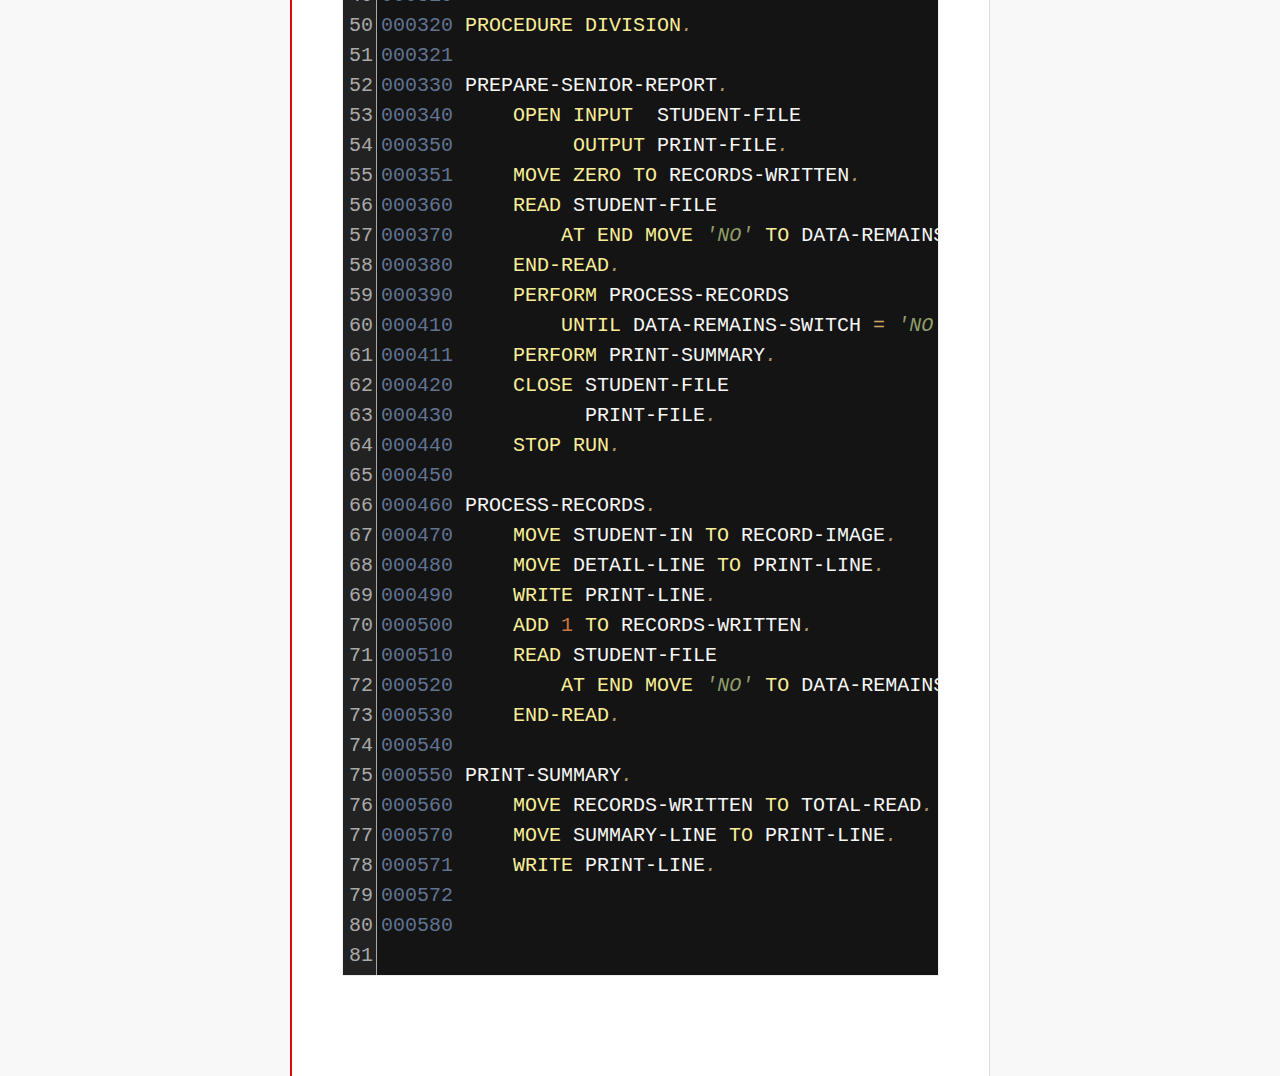
<file: codemirror-5.65.15/mode/cobol/index.html>
<!doctype html>

<title>CodeMirror: COBOL mode</title>
<meta charset="utf-8"/>
<link rel=stylesheet href="../../doc/docs.css">

<link rel="stylesheet" href="../../lib/codemirror.css">
<link rel="stylesheet" href="../../theme/neat.css">
<link rel="stylesheet" href="../../theme/elegant.css">
<link rel="stylesheet" href="../../theme/erlang-dark.css">
<link rel="stylesheet" href="../../theme/night.css">
<link rel="stylesheet" href="../../theme/monokai.css">
<link rel="stylesheet" href="../../theme/cobalt.css">
<link rel="stylesheet" href="../../theme/eclipse.css">
<link rel="stylesheet" href="../../theme/rubyblue.css">
<link rel="stylesheet" href="../../theme/lesser-dark.css">
<link rel="stylesheet" href="../../theme/xq-dark.css">
<link rel="stylesheet" href="../../theme/xq-light.css">
<link rel="stylesheet" href="../../theme/ambiance.css">
<link rel="stylesheet" href="../../theme/blackboard.css">
<link rel="stylesheet" href="../../theme/vibrant-ink.css">
<link rel="stylesheet" href="../../theme/solarized.css">
<link rel="stylesheet" href="../../theme/twilight.css">
<link rel="stylesheet" href="../../theme/midnight.css">
<link rel="stylesheet" href="../../addon/dialog/dialog.css">
<script src="../../lib/codemirror.js"></script>
<script src="../../addon/edit/matchbrackets.js"></script>
<script src="cobol.js"></script>
<script src="../../addon/selection/active-line.js"></script>
<script src="../../addon/search/search.js"></script>
<script src="../../addon/dialog/dialog.js"></script>
<script src="../../addon/search/searchcursor.js"></script>
<style>
        .CodeMirror {
          border: 1px solid #eee;
          font-size : 20px;
          height : auto !important;
        }
        .CodeMirror-activeline-background {background: #555555 !important;}
    </style>
<div id=nav>
  <a href="https://codemirror.net/5"><h1>CodeMirror</h1><img id=logo src="../../doc/logo.png" alt=""></a>

  <ul>
    <li><a href="../../index.html">Home</a>
    <li><a href="../../doc/manual.html">Manual</a>
    <li><a href="https://github.com/codemirror/codemirror5">Code</a>
  </ul>
  <ul>
    <li><a href="../index.html">Language modes</a>
    <li><a class=active href="#">COBOL</a>
  </ul>
</div>

<article>
<h2>COBOL mode</h2>

    <p> Select Theme <select onchange="selectTheme()" id="selectTheme">
        <option>default</option>
        <option>ambiance</option>
        <option>blackboard</option>
        <option>cobalt</option>
        <option>eclipse</option>
        <option>elegant</option>
        <option>erlang-dark</option>
        <option>lesser-dark</option>
        <option>midnight</option>
        <option>monokai</option>
        <option>neat</option>
        <option>night</option>
        <option>rubyblue</option>
        <option>solarized dark</option>
        <option>solarized light</option>
        <option selected>twilight</option>
        <option>vibrant-ink</option>
        <option>xq-dark</option>
        <option>xq-light</option>
    </select>    Select Font Size <select onchange="selectFontsize()" id="selectFontSize">
          <option value="13px">13px</option>
          <option value="14px">14px</option>
          <option value="16px">16px</option>
          <option value="18px">18px</option>
          <option value="20px" selected="selected">20px</option>
          <option value="24px">24px</option>
          <option value="26px">26px</option>
          <option value="28px">28px</option>
          <option value="30px">30px</option>
          <option value="32px">32px</option>
          <option value="34px">34px</option>
          <option value="36px">36px</option>
        </select>
<label for="checkBoxReadOnly">Read-only</label>
<input type="checkbox" id="checkBoxReadOnly" onchange="selectReadOnly()">
<label for="id_tabToIndentSpace">Insert Spaces on Tab</label>
<input type="checkbox" id="id_tabToIndentSpace" onchange="tabToIndentSpace()">
</p>
<textarea id="code" name="code">
---------1---------2---------3---------4---------5---------6---------7---------8
12345678911234567892123456789312345678941234567895123456789612345678971234567898
000010 IDENTIFICATION DIVISION.                                        MODTGHERE
000020 PROGRAM-ID.       SAMPLE.
000030 AUTHOR.           TEST SAM. 
000040 DATE-WRITTEN.     5 February 2013
000041
000042* A sample program just to show the form.
000043* The program copies its input to the output,
000044* and counts the number of records.
000045* At the end this number is printed.
000046
000050 ENVIRONMENT DIVISION.
000060 INPUT-OUTPUT SECTION.
000070 FILE-CONTROL.
000080     SELECT STUDENT-FILE     ASSIGN TO SYSIN
000090         ORGANIZATION IS LINE SEQUENTIAL.
000100     SELECT PRINT-FILE       ASSIGN TO SYSOUT
000110         ORGANIZATION IS LINE SEQUENTIAL.
000120
000130 DATA DIVISION.
000140 FILE SECTION.
000150 FD  STUDENT-FILE
000160     RECORD CONTAINS 43 CHARACTERS
000170     DATA RECORD IS STUDENT-IN.
000180 01  STUDENT-IN              PIC X(43).
000190
000200 FD  PRINT-FILE
000210     RECORD CONTAINS 80 CHARACTERS
000220     DATA RECORD IS PRINT-LINE.
000230 01  PRINT-LINE              PIC X(80).
000240
000250 WORKING-STORAGE SECTION.
000260 01  DATA-REMAINS-SWITCH     PIC X(2)      VALUE SPACES.
000261 01  RECORDS-WRITTEN         PIC 99.
000270
000280 01  DETAIL-LINE.
000290     05  FILLER              PIC X(7)      VALUE SPACES.
000300     05  RECORD-IMAGE        PIC X(43).
000310     05  FILLER              PIC X(30)     VALUE SPACES.
000311 
000312 01  SUMMARY-LINE.
000313     05  FILLER              PIC X(7)      VALUE SPACES.
000314     05  TOTAL-READ          PIC 99.
000315     05  FILLER              PIC X         VALUE SPACE.
000316     05  FILLER              PIC X(17)     
000317                 VALUE  'Records were read'.
000318     05  FILLER              PIC X(53)     VALUE SPACES.
000319
000320 PROCEDURE DIVISION.
000321
000330 PREPARE-SENIOR-REPORT.
000340     OPEN INPUT  STUDENT-FILE
000350          OUTPUT PRINT-FILE.
000351     MOVE ZERO TO RECORDS-WRITTEN.
000360     READ STUDENT-FILE
000370         AT END MOVE 'NO' TO DATA-REMAINS-SWITCH
000380     END-READ.
000390     PERFORM PROCESS-RECORDS
000410         UNTIL DATA-REMAINS-SWITCH = 'NO'.
000411     PERFORM PRINT-SUMMARY.
000420     CLOSE STUDENT-FILE
000430           PRINT-FILE.
000440     STOP RUN.
000450
000460 PROCESS-RECORDS.
000470     MOVE STUDENT-IN TO RECORD-IMAGE.
000480     MOVE DETAIL-LINE TO PRINT-LINE.
000490     WRITE PRINT-LINE.
000500     ADD 1 TO RECORDS-WRITTEN.
000510     READ STUDENT-FILE
000520         AT END MOVE 'NO' TO DATA-REMAINS-SWITCH
000530     END-READ. 
000540
000550 PRINT-SUMMARY.
000560     MOVE RECORDS-WRITTEN TO TOTAL-READ.
000570     MOVE SUMMARY-LINE TO PRINT-LINE.
000571     WRITE PRINT-LINE. 
000572
000580
</textarea>
    <script>
      var editor = CodeMirror.fromTextArea(document.getElementById("code"), {
        lineNumbers: true,
        matchBrackets: true,
        mode: "text/x-cobol",
        theme : "twilight",
        styleActiveLine: true,
        showCursorWhenSelecting : true,  
      });
      function selectTheme() {
        var themeInput = document.getElementById("selectTheme");
        var theme = themeInput.options[themeInput.selectedIndex].innerHTML;
        editor.setOption("theme", theme);
      }
      function selectFontsize() {
        var fontSizeInput = document.getElementById("selectFontSize");
        var fontSize = fontSizeInput.options[fontSizeInput.selectedIndex].innerHTML;
        editor.getWrapperElement().style.fontSize = fontSize;
        editor.refresh();
      }
      function selectReadOnly() {
        editor.setOption("readOnly", document.getElementById("checkBoxReadOnly").checked);
      }
      function tabToIndentSpace() {
        if (document.getElementById("id_tabToIndentSpace").checked) {
            editor.setOption("extraKeys", {Tab: function(cm) { cm.replaceSelection("    ", "end"); }});
        } else {
            editor.setOption("extraKeys", {Tab: function(cm) { cm.replaceSelection("    ", "end"); }});
        }
      }
    </script>
  </article>
</file>
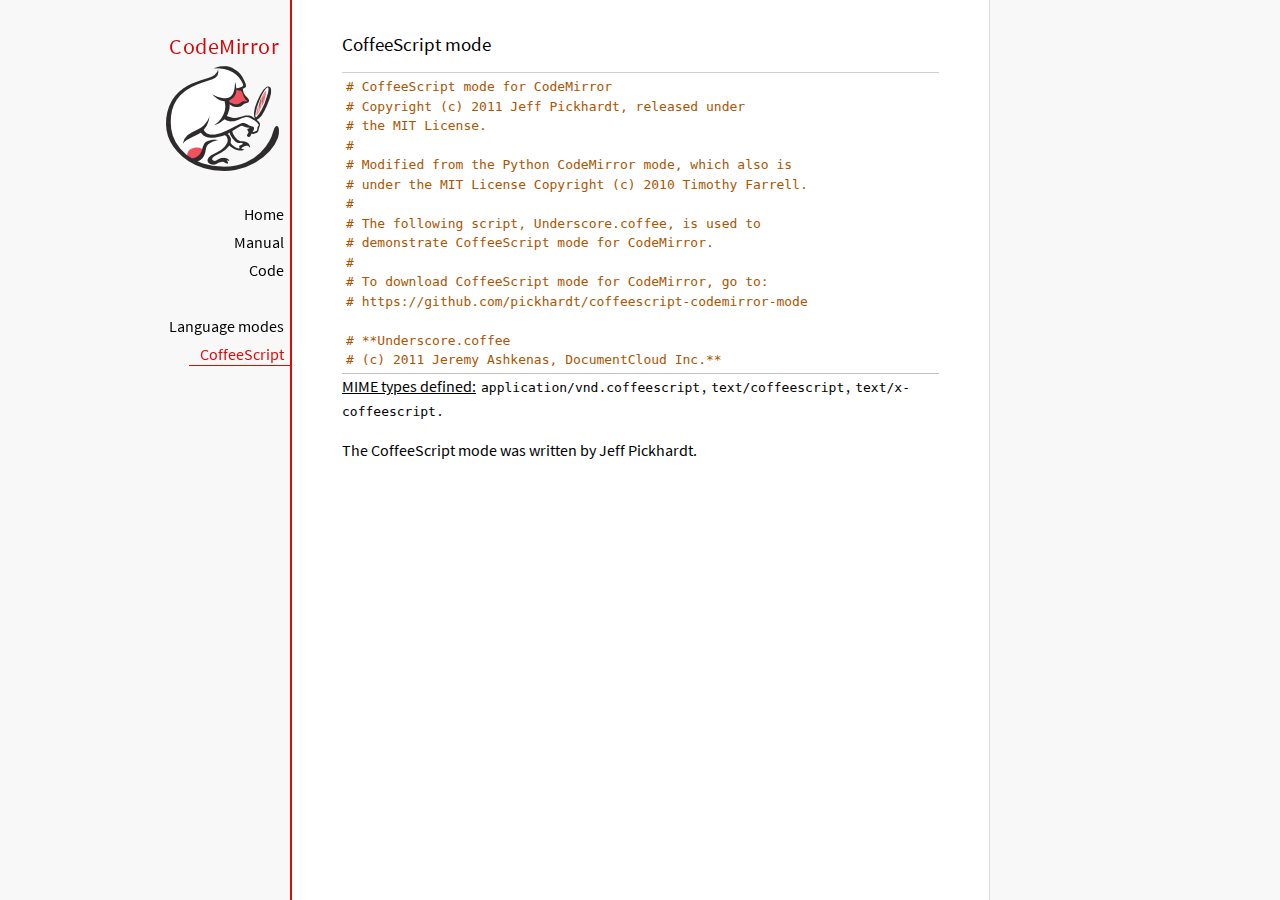
<file: codemirror-5.65.15/mode/coffeescript/index.html>
<!doctype html>

<title>CodeMirror: CoffeeScript mode</title>
<meta charset="utf-8"/>
<link rel=stylesheet href="../../doc/docs.css">

<link rel="stylesheet" href="../../lib/codemirror.css">
<script src="../../lib/codemirror.js"></script>
<script src="coffeescript.js"></script>
<style>.CodeMirror {border-top: 1px solid silver; border-bottom: 1px solid silver;}</style>
<div id=nav>
  <a href="https://codemirror.net/5"><h1>CodeMirror</h1><img id=logo src="../../doc/logo.png" alt=""></a>

  <ul>
    <li><a href="../../index.html">Home</a>
    <li><a href="../../doc/manual.html">Manual</a>
    <li><a href="https://github.com/codemirror/codemirror5">Code</a>
  </ul>
  <ul>
    <li><a href="../index.html">Language modes</a>
    <li><a class=active href="#">CoffeeScript</a>
  </ul>
</div>

<article>
<h2>CoffeeScript mode</h2>
<form><textarea id="code" name="code">
# CoffeeScript mode for CodeMirror
# Copyright (c) 2011 Jeff Pickhardt, released under
# the MIT License.
#
# Modified from the Python CodeMirror mode, which also is 
# under the MIT License Copyright (c) 2010 Timothy Farrell.
#
# The following script, Underscore.coffee, is used to 
# demonstrate CoffeeScript mode for CodeMirror.
#
# To download CoffeeScript mode for CodeMirror, go to:
# https://github.com/pickhardt/coffeescript-codemirror-mode

# **Underscore.coffee
# (c) 2011 Jeremy Ashkenas, DocumentCloud Inc.**
# Underscore is freely distributable under the terms of the
# [MIT license](http://en.wikipedia.org/wiki/MIT_License).
# Portions of Underscore are inspired by or borrowed from
# [Prototype.js](http://prototypejs.org/api), Oliver Steele's
# [Functional](http://osteele.com), and John Resig's
# [Micro-Templating](http://ejohn.org).
# For all details and documentation:
# http://documentcloud.github.com/underscore/


# Baseline setup
# --------------

# Establish the root object, `window` in the browser, or `global` on the server.
root = this


# Save the previous value of the `_` variable.
previousUnderscore = root._

### Multiline
    comment
###

# Establish the object that gets thrown to break out of a loop iteration.
# `StopIteration` is SOP on Mozilla.
breaker = if typeof(StopIteration) is 'undefined' then '__break__' else StopIteration


#### Docco style single line comment (title)


# Helper function to escape **RegExp** contents, because JS doesn't have one.
escapeRegExp = (string) -> string.replace(/([.*+?^${}()|[\]\/\\])/g, '\\$1')


# Save bytes in the minified (but not gzipped) version:
ArrayProto = Array.prototype
ObjProto = Object.prototype


# Create quick reference variables for speed access to core prototypes.
slice = ArrayProto.slice
unshift = ArrayProto.unshift
toString = ObjProto.toString
hasOwnProperty = ObjProto.hasOwnProperty
propertyIsEnumerable = ObjProto.propertyIsEnumerable


# All **ECMA5** native implementations we hope to use are declared here.
nativeForEach = ArrayProto.forEach
nativeMap = ArrayProto.map
nativeReduce = ArrayProto.reduce
nativeReduceRight = ArrayProto.reduceRight
nativeFilter = ArrayProto.filter
nativeEvery = ArrayProto.every
nativeSome = ArrayProto.some
nativeIndexOf = ArrayProto.indexOf
nativeLastIndexOf = ArrayProto.lastIndexOf
nativeIsArray = Array.isArray
nativeKeys = Object.keys


# Create a safe reference to the Underscore object for use below.
_ = (obj) -> new wrapper(obj)


# Export the Underscore object for **CommonJS**.
if typeof(exports) != 'undefined' then exports._ = _


# Export Underscore to global scope.
root._ = _


# Current version.
_.VERSION = '1.1.0'


# Collection Functions
# --------------------

# The cornerstone, an **each** implementation.
# Handles objects implementing **forEach**, arrays, and raw objects.
_.each = (obj, iterator, context) ->
  try
    if nativeForEach and obj.forEach is nativeForEach
      obj.forEach iterator, context
    else if _.isNumber obj.length
      iterator.call context, obj[i], i, obj for i in [0...obj.length]
    else
      iterator.call context, val, key, obj for own key, val of obj
  catch e
    throw e if e isnt breaker
  obj


# Return the results of applying the iterator to each element. Use JavaScript
# 1.6's version of **map**, if possible.
_.map = (obj, iterator, context) ->
  return obj.map(iterator, context) if nativeMap and obj.map is nativeMap
  results = []
  _.each obj, (value, index, list) ->
    results.push iterator.call context, value, index, list
  results


# **Reduce** builds up a single result from a list of values. Also known as
# **inject**, or **foldl**. Uses JavaScript 1.8's version of **reduce**, if possible.
_.reduce = (obj, iterator, memo, context) ->
  if nativeReduce and obj.reduce is nativeReduce
    iterator = _.bind iterator, context if context
    return obj.reduce iterator, memo
  _.each obj, (value, index, list) ->
    memo = iterator.call context, memo, value, index, list
  memo


# The right-associative version of **reduce**, also known as **foldr**. Uses
# JavaScript 1.8's version of **reduceRight**, if available.
_.reduceRight = (obj, iterator, memo, context) ->
  if nativeReduceRight and obj.reduceRight is nativeReduceRight
    iterator = _.bind iterator, context if context
    return obj.reduceRight iterator, memo
  reversed = _.clone(_.toArray(obj)).reverse()
  _.reduce reversed, iterator, memo, context


# Return the first value which passes a truth test.
_.detect = (obj, iterator, context) ->
  result = null
  _.each obj, (value, index, list) ->
    if iterator.call context, value, index, list
      result = value
      _.breakLoop()
  result


# Return all the elements that pass a truth test. Use JavaScript 1.6's
# **filter**, if it exists.
_.filter = (obj, iterator, context) ->
  return obj.filter iterator, context if nativeFilter and obj.filter is nativeFilter
  results = []
  _.each obj, (value, index, list) ->
    results.push value if iterator.call context, value, index, list
  results


# Return all the elements for which a truth test fails.
_.reject = (obj, iterator, context) ->
  results = []
  _.each obj, (value, index, list) ->
    results.push value if not iterator.call context, value, index, list
  results


# Determine whether all of the elements match a truth test. Delegate to
# JavaScript 1.6's **every**, if it is present.
_.every = (obj, iterator, context) ->
  iterator ||= _.identity
  return obj.every iterator, context if nativeEvery and obj.every is nativeEvery
  result = true
  _.each obj, (value, index, list) ->
    _.breakLoop() unless (result = result and iterator.call(context, value, index, list))
  result


# Determine if at least one element in the object matches a truth test. Use
# JavaScript 1.6's **some**, if it exists.
_.some = (obj, iterator, context) ->
  iterator ||= _.identity
  return obj.some iterator, context if nativeSome and obj.some is nativeSome
  result = false
  _.each obj, (value, index, list) ->
    _.breakLoop() if (result = iterator.call(context, value, index, list))
  result


# Determine if a given value is included in the array or object,
# based on `===`.
_.include = (obj, target) ->
  return _.indexOf(obj, target) isnt -1 if nativeIndexOf and obj.indexOf is nativeIndexOf
  return true for own key, val of obj when val is target
  false


# Invoke a method with arguments on every item in a collection.
_.invoke = (obj, method) ->
  args = _.rest arguments, 2
  (if method then val[method] else val).apply(val, args) for val in obj


# Convenience version of a common use case of **map**: fetching a property.
_.pluck = (obj, key) ->
  _.map(obj, (val) -> val[key])


# Return the maximum item or (item-based computation).
_.max = (obj, iterator, context) ->
  return Math.max.apply(Math, obj) if not iterator and _.isArray(obj)
  result = computed: -Infinity
  _.each obj, (value, index, list) ->
    computed = if iterator then iterator.call(context, value, index, list) else value
    computed >= result.computed and (result = {value: value, computed: computed})
  result.value


# Return the minimum element (or element-based computation).
_.min = (obj, iterator, context) ->
  return Math.min.apply(Math, obj) if not iterator and _.isArray(obj)
  result = computed: Infinity
  _.each obj, (value, index, list) ->
    computed = if iterator then iterator.call(context, value, index, list) else value
    computed < result.computed and (result = {value: value, computed: computed})
  result.value


# Sort the object's values by a criterion produced by an iterator.
_.sortBy = (obj, iterator, context) ->
  _.pluck(((_.map obj, (value, index, list) ->
    {value: value, criteria: iterator.call(context, value, index, list)}
  ).sort((left, right) ->
    a = left.criteria; b = right.criteria
    if a < b then -1 else if a > b then 1 else 0
  )), 'value')


# Use a comparator function to figure out at what index an object should
# be inserted so as to maintain order. Uses binary search.
_.sortedIndex = (array, obj, iterator) ->
  iterator ||= _.identity
  low = 0
  high = array.length
  while low < high
    mid = (low + high) >> 1
    if iterator(array[mid]) < iterator(obj) then low = mid + 1 else high = mid
  low


# Convert anything iterable into a real, live array.
_.toArray = (iterable) ->
  return [] if (!iterable)
  return iterable.toArray() if (iterable.toArray)
  return iterable if (_.isArray(iterable))
  return slice.call(iterable) if (_.isArguments(iterable))
  _.values(iterable)


# Return the number of elements in an object.
_.size = (obj) -> _.toArray(obj).length


# Array Functions
# ---------------

# Get the first element of an array. Passing `n` will return the first N
# values in the array. Aliased as **head**. The `guard` check allows it to work
# with **map**.
_.first = (array, n, guard) ->
  if n and not guard then slice.call(array, 0, n) else array[0]


# Returns everything but the first entry of the array. Aliased as **tail**.
# Especially useful on the arguments object. Passing an `index` will return
# the rest of the values in the array from that index onward. The `guard`
# check allows it to work with **map**.
_.rest = (array, index, guard) ->
  slice.call(array, if _.isUndefined(index) or guard then 1 else index)


# Get the last element of an array.
_.last = (array) -> array[array.length - 1]


# Trim out all falsy values from an array.
_.compact = (array) -> item for item in array when item


# Return a completely flattened version of an array.
_.flatten = (array) ->
  _.reduce array, (memo, value) ->
    return memo.concat(_.flatten(value)) if _.isArray value
    memo.push value
    memo
  , []


# Return a version of the array that does not contain the specified value(s).
_.without = (array) ->
  values = _.rest arguments
  val for val in _.toArray(array) when not _.include values, val


# Produce a duplicate-free version of the array. If the array has already
# been sorted, you have the option of using a faster algorithm.
_.uniq = (array, isSorted) ->
  memo = []
  for el, i in _.toArray array
    memo.push el if i is 0 || (if isSorted is true then _.last(memo) isnt el else not _.include(memo, el))
  memo


# Produce an array that contains every item shared between all the
# passed-in arrays.
_.intersect = (array) ->
  rest = _.rest arguments
  _.select _.uniq(array), (item) ->
    _.all rest, (other) ->
      _.indexOf(other, item) >= 0


# Zip together multiple lists into a single array -- elements that share
# an index go together.
_.zip = ->
  length = _.max _.pluck arguments, 'length'
  results = new Array length
  for i in [0...length]
    results[i] = _.pluck arguments, String i
  results


# If the browser doesn't supply us with **indexOf** (I'm looking at you, MSIE),
# we need this function. Return the position of the first occurrence of an
# item in an array, or -1 if the item is not included in the array.
_.indexOf = (array, item) ->
  return array.indexOf item if nativeIndexOf and array.indexOf is nativeIndexOf
  i = 0; l = array.length
  while l - i
    if array[i] is item then return i else i++
  -1


# Provide JavaScript 1.6's **lastIndexOf**, delegating to the native function,
# if possible.
_.lastIndexOf = (array, item) ->
  return array.lastIndexOf(item) if nativeLastIndexOf and array.lastIndexOf is nativeLastIndexOf
  i = array.length
  while i
    if array[i] is item then return i else i--
  -1


# Generate an integer Array containing an arithmetic progression. A port of
# [the native Python **range** function](http://docs.python.org/library/functions.html#range).
_.range = (start, stop, step) ->
  a = arguments
  solo = a.length <= 1
  i = start = if solo then 0 else a[0]
  stop = if solo then a[0] else a[1]
  step = a[2] or 1
  len = Math.ceil((stop - start) / step)
  return [] if len <= 0
  range = new Array len
  idx = 0
  loop
    return range if (if step > 0 then i - stop else stop - i) >= 0
    range[idx] = i
    idx++
    i+= step


# Function Functions
# ------------------

# Create a function bound to a given object (assigning `this`, and arguments,
# optionally). Binding with arguments is also known as **curry**.
_.bind = (func, obj) ->
  args = _.rest arguments, 2
  -> func.apply obj or root, args.concat arguments


# Bind all of an object's methods to that object. Useful for ensuring that
# all callbacks defined on an object belong to it.
_.bindAll = (obj) ->
  funcs = if arguments.length > 1 then _.rest(arguments) else _.functions(obj)
  _.each funcs, (f) -> obj[f] = _.bind obj[f], obj
  obj


# Delays a function for the given number of milliseconds, and then calls
# it with the arguments supplied.
_.delay = (func, wait) ->
  args = _.rest arguments, 2
  setTimeout((-> func.apply(func, args)), wait)


# Memoize an expensive function by storing its results.
_.memoize = (func, hasher) ->
  memo = {}
  hasher or= _.identity
  ->
    key = hasher.apply this, arguments
    return memo[key] if key of memo
    memo[key] = func.apply this, arguments


# Defers a function, scheduling it to run after the current call stack has
# cleared.
_.defer = (func) ->
  _.delay.apply _, [func, 1].concat _.rest arguments


# Returns the first function passed as an argument to the second,
# allowing you to adjust arguments, run code before and after, and
# conditionally execute the original function.
_.wrap = (func, wrapper) ->
  -> wrapper.apply wrapper, [func].concat arguments


# Returns a function that is the composition of a list of functions, each
# consuming the return value of the function that follows.
_.compose = ->
  funcs = arguments
  ->
    args = arguments
    for i in [funcs.length - 1..0] by -1
      args = [funcs[i].apply(this, args)]
    args[0]


# Object Functions
# ----------------

# Retrieve the names of an object's properties.
_.keys = nativeKeys or (obj) ->
  return _.range 0, obj.length if _.isArray(obj)
  key for key, val of obj


# Retrieve the values of an object's properties.
_.values = (obj) ->
  _.map obj, _.identity


# Return a sorted list of the function names available in Underscore.
_.functions = (obj) ->
  _.filter(_.keys(obj), (key) -> _.isFunction(obj[key])).sort()


# Extend a given object with all of the properties in a source object.
_.extend = (obj) ->
  for source in _.rest(arguments)
    obj[key] = val for key, val of source
  obj


# Create a (shallow-cloned) duplicate of an object.
_.clone = (obj) ->
  return obj.slice 0 if _.isArray obj
  _.extend {}, obj


# Invokes interceptor with the obj, and then returns obj.
# The primary purpose of this method is to "tap into" a method chain,
# in order to perform operations on intermediate results within
 the chain.
_.tap = (obj, interceptor) ->
  interceptor obj
  obj


# Perform a deep comparison to check if two objects are equal.
_.isEqual = (a, b) ->
  # Check object identity.
  return true if a is b
  # Different types?
  atype = typeof(a); btype = typeof(b)
  return false if atype isnt btype
  # Basic equality test (watch out for coercions).
  return true if `a == b`
  # One is falsy and the other truthy.
  return false if (!a and b) or (a and !b)
  # One of them implements an `isEqual()`?
  return a.isEqual(b) if a.isEqual
  # Check dates' integer values.
  return a.getTime() is b.getTime() if _.isDate(a) and _.isDate(b)
  # Both are NaN?
  return false if _.isNaN(a) and _.isNaN(b)
  # Compare regular expressions.
  if _.isRegExp(a) and _.isRegExp(b)
    return a.source is b.source and
           a.global is b.global and
           a.ignoreCase is b.ignoreCase and
           a.multiline is b.multiline
  # If a is not an object by this point, we can't handle it.
  return false if atype isnt 'object'
  # Check for different array lengths before comparing contents.
  return false if a.length and (a.length isnt b.length)
  # Nothing else worked, deep compare the contents.
  aKeys = _.keys(a); bKeys = _.keys(b)
  # Different object sizes?
  return false if aKeys.length isnt bKeys.length
  # Recursive comparison of contents.
  return false for key, val of a when !(key of b) or !_.isEqual(val, b[key])
  true


# Is a given array or object empty?
_.isEmpty = (obj) ->
  return obj.length is 0 if _.isArray(obj) or _.isString(obj)
  return false for own key of obj
  true


# Is a given value a DOM element?
_.isElement = (obj) -> obj and obj.nodeType is 1


# Is a given value an array?
_.isArray = nativeIsArray or (obj) -> !!(obj and obj.concat and obj.unshift and not obj.callee)


# Is a given variable an arguments object?
_.isArguments = (obj) -> obj and obj.callee


# Is the given value a function?
_.isFunction = (obj) -> !!(obj and obj.constructor and obj.call and obj.apply)


# Is the given value a string?
_.isString = (obj) -> !!(obj is '' or (obj and obj.charCodeAt and obj.substr))


# Is a given value a number?
_.isNumber = (obj) -> (obj is +obj) or toString.call(obj) is '[object Number]'


# Is a given value a boolean?
_.isBoolean = (obj) -> obj is true or obj is false


# Is a given value a Date?
_.isDate = (obj) -> !!(obj and obj.getTimezoneOffset and obj.setUTCFullYear)


# Is the given value a regular expression?
_.isRegExp = (obj) -> !!(obj and obj.exec and (obj.ignoreCase or obj.ignoreCase is false))


# Is the given value NaN -- this one is interesting. `NaN != NaN`, and
# `isNaN(undefined) == true`, so we make sure it's a number first.
_.isNaN = (obj) -> _.isNumber(obj) and window.isNaN(obj)


# Is a given value equal to null?
_.isNull = (obj) -> obj is null


# Is a given variable undefined?
_.isUndefined = (obj) -> typeof obj is 'undefined'


# Utility Functions
# -----------------

# Run Underscore.js in noConflict mode, returning the `_` variable to its
# previous owner. Returns a reference to the Underscore object.
_.noConflict = ->
  root._ = previousUnderscore
  this


# Keep the identity function around for default iterators.
_.identity = (value) -> value


# Run a function `n` times.
_.times = (n, iterator, context) ->
  iterator.call context, i for i in [0...n]


# Break out of the middle of an iteration.
_.breakLoop = -> throw breaker


# Add your own custom functions to the Underscore object, ensuring that
# they're correctly added to the OOP wrapper as well.
_.mixin = (obj) ->
  for name in _.functions(obj)
    addToWrapper name, _[name] = obj[name]


# Generate a unique integer id (unique within the entire client session).
# Useful for temporary DOM ids.
idCounter = 0
_.uniqueId = (prefix) ->
  (prefix or '') + idCounter++


# By default, Underscore uses **ERB**-style template delimiters, change the
# following template settings to use alternative delimiters.
_.templateSettings = {
  start: '<%'
  end: '%>'
  interpolate: /<%=(.+?)%>/g
}


# JavaScript templating a-la **ERB**, pilfered from John Resig's
# *Secrets of the JavaScript Ninja*, page 83.
# Single-quote fix from Rick Strahl.
# With alterations for arbitrary delimiters, and to preserve whitespace.
_.template = (str, data) ->
  c = _.templateSettings
  endMatch = new RegExp("'(?=[^"+c.end.substr(0, 1)+"]*"+escapeRegExp(c.end)+")","g")
  fn = new Function 'obj',
    'var p=[],print=function(){p.push.apply(p,arguments);};' +
    'with(obj||{}){p.push(\'' +
    str.replace(/\r/g, '\\r')
       .replace(/\n/g, '\\n')
       .replace(/\t/g, '\\t')
       .replace(endMatch,"���")
       .split("'").join("\\'")
       .split("���").join("'")
       .replace(c.interpolate, "',$1,'")
       .split(c.start).join("');")
       .split(c.end).join("p.push('") +
       "');}return p.join('');"
  if data then fn(data) else fn


# Aliases
# -------

_.forEach = _.each
_.foldl = _.inject = _.reduce
_.foldr = _.reduceRight
_.select = _.filter
_.all = _.every
_.any = _.some
_.contains = _.include
_.head = _.first
_.tail = _.rest
_.methods = _.functions


# Setup the OOP Wrapper
# ---------------------

# If Underscore is called as a function, it returns a wrapped object that
# can be used OO-style. This wrapper holds altered versions of all the
# underscore functions. Wrapped objects may be chained.
wrapper = (obj) ->
  this._wrapped = obj
  this


# Helper function to continue chaining intermediate results.
result = (obj, chain) ->
  if chain then _(obj).chain() else obj


# A method to easily add functions to the OOP wrapper.
addToWrapper = (name, func) ->
  wrapper.prototype[name] = ->
    args = _.toArray arguments
    unshift.call args, this._wrapped
    result func.apply(_, args), this._chain


# Add all ofthe Underscore functions to the wrapper object.
_.mixin _


# Add all mutator Array functions to the wrapper.
_.each ['pop', 'push', 'reverse', 'shift', 'sort', 'splice', 'unshift'], (name) ->
  method = Array.prototype[name]
  wrapper.prototype[name] = ->
    method.apply(this._wrapped, arguments)
    result(this._wrapped, this._chain)


# Add all accessor Array functions to the wrapper.
_.each ['concat', 'join', 'slice'], (name) ->
  method = Array.prototype[name]
  wrapper.prototype[name] = ->
    result(method.apply(this._wrapped, arguments), this._chain)


# Start chaining a wrapped Underscore object.
wrapper::chain = ->
  this._chain = true
  this


# Extracts the result from a wrapped and chained object.
wrapper::value = -> this._wrapped
</textarea></form>
    <script>
      var editor = CodeMirror.fromTextArea(document.getElementById("code"), {});
    </script>

    <p><strong>MIME types defined:</strong> <code>application/vnd.coffeescript</code>, <code>text/coffeescript</code>, <code>text/x-coffeescript</code>.</p>

    <p>The CoffeeScript mode was written by Jeff Pickhardt.</p>

  </article>
</file>
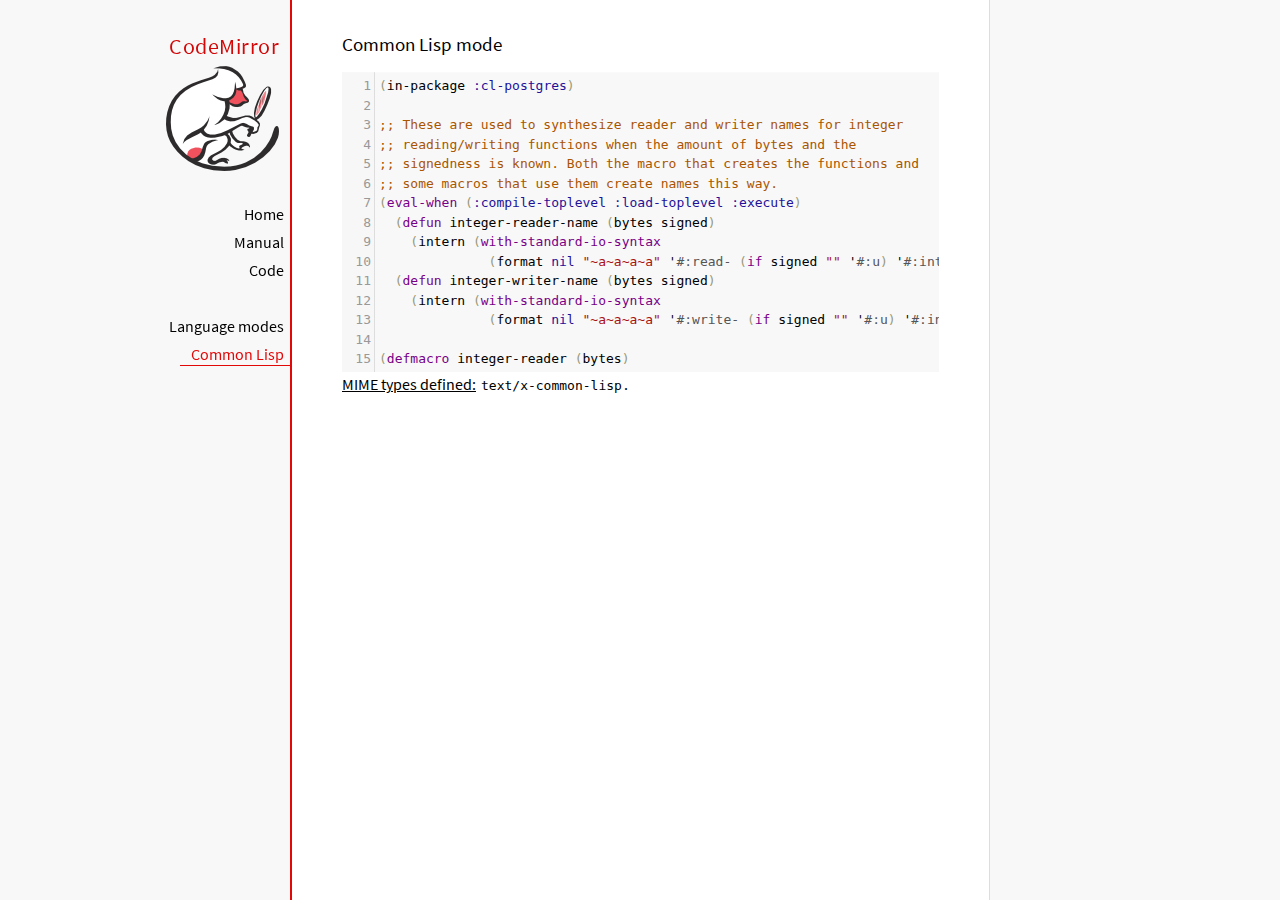
<file: codemirror-5.65.15/mode/commonlisp/index.html>
<!doctype html>

<title>CodeMirror: Common Lisp mode</title>
<meta charset="utf-8"/>
<link rel=stylesheet href="../../doc/docs.css">

<link rel="stylesheet" href="../../lib/codemirror.css">
<script src="../../lib/codemirror.js"></script>
<script src="commonlisp.js"></script>
<style>.CodeMirror {background: #f8f8f8;}</style>
<div id=nav>
  <a href="https://codemirror.net/5"><h1>CodeMirror</h1><img id=logo src="../../doc/logo.png" alt=""></a>

  <ul>
    <li><a href="../../index.html">Home</a>
    <li><a href="../../doc/manual.html">Manual</a>
    <li><a href="https://github.com/codemirror/codemirror5">Code</a>
  </ul>
  <ul>
    <li><a href="../index.html">Language modes</a>
    <li><a class=active href="#">Common Lisp</a>
  </ul>
</div>

<article>
<h2>Common Lisp mode</h2>
<form><textarea id="code" name="code">(in-package :cl-postgres)

;; These are used to synthesize reader and writer names for integer
;; reading/writing functions when the amount of bytes and the
;; signedness is known. Both the macro that creates the functions and
;; some macros that use them create names this way.
(eval-when (:compile-toplevel :load-toplevel :execute)
  (defun integer-reader-name (bytes signed)
    (intern (with-standard-io-syntax
              (format nil "~a~a~a~a" '#:read- (if signed "" '#:u) '#:int bytes))))
  (defun integer-writer-name (bytes signed)
    (intern (with-standard-io-syntax
              (format nil "~a~a~a~a" '#:write- (if signed "" '#:u) '#:int bytes)))))

(defmacro integer-reader (bytes)
  "Create a function to read integers from a binary stream."
  (let ((bits (* bytes 8)))
    (labels ((return-form (signed)
               (if signed
                   `(if (logbitp ,(1- bits) result)
                        (dpb result (byte ,(1- bits) 0) -1)
                        result)
                   `result))
             (generate-reader (signed)
               `(defun ,(integer-reader-name bytes signed) (socket)
                  (declare (type stream socket)
                           #.*optimize*)
                  ,(if (= bytes 1)
                       `(let ((result (the (unsigned-byte 8) (read-byte socket))))
                          (declare (type (unsigned-byte 8) result))
                          ,(return-form signed))
                       `(let ((result 0))
                          (declare (type (unsigned-byte ,bits) result))
                          ,@(loop :for byte :from (1- bytes) :downto 0
                                   :collect `(setf (ldb (byte 8 ,(* 8 byte)) result)
                                                   (the (unsigned-byte 8) (read-byte socket))))
                          ,(return-form signed))))))
      `(progn
;; This causes weird errors on SBCL in some circumstances. Disabled for now.
;;         (declaim (inline ,(integer-reader-name bytes t)
;;                          ,(integer-reader-name bytes nil)))
         (declaim (ftype (function (t) (signed-byte ,bits))
                         ,(integer-reader-name bytes t)))
         ,(generate-reader t)
         (declaim (ftype (function (t) (unsigned-byte ,bits))
                         ,(integer-reader-name bytes nil)))
         ,(generate-reader nil)))))

(defmacro integer-writer (bytes)
  "Create a function to write integers to a binary stream."
  (let ((bits (* 8 bytes)))
    `(progn
      (declaim (inline ,(integer-writer-name bytes t)
                       ,(integer-writer-name bytes nil)))
      (defun ,(integer-writer-name bytes nil) (socket value)
        (declare (type stream socket)
                 (type (unsigned-byte ,bits) value)
                 #.*optimize*)
        ,@(if (= bytes 1)
              `((write-byte value socket))
              (loop :for byte :from (1- bytes) :downto 0
                    :collect `(write-byte (ldb (byte 8 ,(* byte 8)) value)
                               socket)))
        (values))
      (defun ,(integer-writer-name bytes t) (socket value)
        (declare (type stream socket)
                 (type (signed-byte ,bits) value)
                 #.*optimize*)
        ,@(if (= bytes 1)
              `((write-byte (ldb (byte 8 0) value) socket))
              (loop :for byte :from (1- bytes) :downto 0
                    :collect `(write-byte (ldb (byte 8 ,(* byte 8)) value)
                               socket)))
        (values)))))

;; All the instances of the above that we need.

(integer-reader 1)
(integer-reader 2)
(integer-reader 4)
(integer-reader 8)

(integer-writer 1)
(integer-writer 2)
(integer-writer 4)

(defun write-bytes (socket bytes)
  "Write a byte-array to a stream."
  (declare (type stream socket)
           (type (simple-array (unsigned-byte 8)) bytes)
           #.*optimize*)
  (write-sequence bytes socket))

(defun write-str (socket string)
  "Write a null-terminated string to a stream \(encoding it when UTF-8
support is enabled.)."
  (declare (type stream socket)
           (type string string)
           #.*optimize*)
  (enc-write-string string socket)
  (write-uint1 socket 0))

(declaim (ftype (function (t unsigned-byte)
                          (simple-array (unsigned-byte 8) (*)))
                read-bytes))
(defun read-bytes (socket length)
  "Read a byte array of the given length from a stream."
  (declare (type stream socket)
           (type fixnum length)
           #.*optimize*)
  (let ((result (make-array length :element-type '(unsigned-byte 8))))
    (read-sequence result socket)
    result))

(declaim (ftype (function (t) string) read-str))
(defun read-str (socket)
  "Read a null-terminated string from a stream. Takes care of encoding
when UTF-8 support is enabled."
  (declare (type stream socket)
           #.*optimize*)
  (enc-read-string socket :null-terminated t))

(defun skip-bytes (socket length)
  "Skip a given number of bytes in a binary stream."
  (declare (type stream socket)
           (type (unsigned-byte 32) length)
           #.*optimize*)
  (dotimes (i length)
    (read-byte socket)))

(defun skip-str (socket)
  "Skip a null-terminated string."
  (declare (type stream socket)
           #.*optimize*)
  (loop :for char :of-type fixnum = (read-byte socket)
        :until (zerop char)))

(defun ensure-socket-is-closed (socket &amp;key abort)
  (when (open-stream-p socket)
    (handler-case
        (close socket :abort abort)
      (error (error)
        (warn "Ignoring the error which happened while trying to close PostgreSQL socket: ~A" error)))))
</textarea></form>
    <script>
      var editor = CodeMirror.fromTextArea(document.getElementById("code"), {lineNumbers: true});
    </script>

    <p><strong>MIME types defined:</strong> <code>text/x-common-lisp</code>.</p>

  </article>
</file>
<file: layui/css/layui.css>
blockquote,body,button,dd,div,dl,dt,form,h1,h2,h3,h4,h5,h6,input,li,ol,p,pre,td,textarea,th,ul{margin:0;padding:0;-webkit-tap-highlight-color:rgba(0,0,0,0)}a:active,a:hover{outline:0}img{display:inline-block;border:none;vertical-align:middle}li{list-style:none}table{border-collapse:collapse;border-spacing:0}h1,h2,h3,h4{font-weight:700}h5,h6{font-weight:500;font-size:100%}button,input,select,textarea{font-size:100%}button,input,optgroup,option,select,textarea{font-family:inherit;font-size:inherit;font-style:inherit;font-weight:inherit;outline:0}pre{white-space:pre-wrap;white-space:-moz-pre-wrap;white-space:-pre-wrap;white-space:-o-pre-wrap;word-wrap:break-word}body{line-height:1.6;color:#333;color:rgba(0,0,0,.85);font:14px Helvetica Neue,Helvetica,PingFang SC,Tahoma,Arial,sans-serif}hr{height:0;line-height:0;margin:10px 0;padding:0;border:none!important;border-bottom:1px solid #eee!important;clear:both;overflow:hidden;background:0 0}a{color:#333;text-decoration:none}a:hover{color:#777}a cite{font-style:normal;*cursor:pointer}.layui-border-box,.layui-border-box *{box-sizing:border-box}.layui-box,.layui-box *{box-sizing:content-box}.layui-clear{clear:both;*zoom:1}.layui-clear:after{content:'\20';clear:both;*zoom:1;display:block;height:0}.layui-clear-space{word-spacing:-5px}.layui-inline{position:relative;display:inline-block;*display:inline;*zoom:1;vertical-align:middle}.layui-edge{position:relative;display:inline-block;vertical-align:middle;width:0;height:0;border-width:6px;border-style:dashed;border-color:transparent;overflow:hidden}.layui-edge-top{top:-4px;border-bottom-color:#999;border-bottom-style:solid}.layui-edge-right{border-left-color:#999;border-left-style:solid}.layui-edge-bottom{top:2px;border-top-color:#999;border-top-style:solid}.layui-edge-left{border-right-color:#999;border-right-style:solid}.layui-elip{text-overflow:ellipsis;overflow:hidden;white-space:nowrap}.layui-disabled,.layui-icon,.layui-unselect{-moz-user-select:none;-webkit-user-select:none;-ms-user-select:none}.layui-disabled,.layui-disabled:hover{color:#d2d2d2!important;cursor:not-allowed!important}.layui-circle{border-radius:100%}.layui-show{display:block!important}.layui-hide{display:none!important}.layui-show-v{visibility:visible!important}.layui-hide-v{visibility:hidden!important}@font-face{font-family:layui-icon;src:url(../font/iconfont.eot?v=282);src:url(../font/iconfont.eot?v=282#iefix) format('embedded-opentype'),url(../font/iconfont.woff2?v=282) format('woff2'),url(../font/iconfont.woff?v=282) format('woff'),url(../font/iconfont.ttf?v=282) format('truetype'),url(../font/iconfont.svg?v=282#layui-icon) format('svg')}.layui-icon{font-family:layui-icon!important;font-size:16px;font-style:normal;-webkit-font-smoothing:antialiased;-moz-osx-font-smoothing:grayscale}.layui-icon-leaf:before{content:"\e701"}.layui-icon-folder:before{content:"\eabe"}.layui-icon-folder-open:before{content:"\eac1"}.layui-icon-gitee:before{content:"\e69b"}.layui-icon-github:before{content:"\e6a7"}.layui-icon-disabled:before{content:"\e6cc"}.layui-icon-moon:before{content:"\e6c2"}.layui-icon-error:before{content:"\e693"}.layui-icon-success:before{content:"\e697"}.layui-icon-question:before{content:"\e699"}.layui-icon-lock:before{content:"\e69a"}.layui-icon-eye:before{content:"\e695"}.layui-icon-eye-invisible:before{content:"\e696"}.layui-icon-backspace:before{content:"\e694"}.layui-icon-tips-fill:before{content:"\eb2e"}.layui-icon-test:before{content:"\e692"}.layui-icon-clear:before{content:"\e788"}.layui-icon-heart-fill:before{content:"\e68f"}.layui-icon-light:before{content:"\e748"}.layui-icon-music:before{content:"\e690"}.layui-icon-time:before{content:"\e68d"}.layui-icon-ie:before{content:"\e7bb"}.layui-icon-firefox:before{content:"\e686"}.layui-icon-at:before{content:"\e687"}.layui-icon-bluetooth:before{content:"\e689"}.layui-icon-chrome:before{content:"\e68a"}.layui-icon-edge:before{content:"\e68b"}.layui-icon-heart:before{content:"\e68c"}.layui-icon-key:before{content:"\e683"}.layui-icon-android:before{content:"\e684"}.layui-icon-mike:before{content:"\e6dc"}.layui-icon-mute:before{content:"\e685"}.layui-icon-gift:before{content:"\e627"}.layui-icon-windows:before{content:"\e67f"}.layui-icon-ios:before{content:"\e680"}.layui-icon-logout:before{content:"\e682"}.layui-icon-wifi:before{content:"\e7e0"}.layui-icon-rss:before{content:"\e808"}.layui-icon-email:before{content:"\e618"}.layui-icon-reduce-circle:before{content:"\e616"}.layui-icon-transfer:before{content:"\e691"}.layui-icon-service:before{content:"\e626"}.layui-icon-addition:before{content:"\e624"}.layui-icon-subtraction:before{content:"\e67e"}.layui-icon-slider:before{content:"\e714"}.layui-icon-print:before{content:"\e66d"}.layui-icon-export:before{content:"\e67d"}.layui-icon-cols:before{content:"\e610"}.layui-icon-screen-full:before{content:"\e622"}.layui-icon-screen-restore:before{content:"\e758"}.layui-icon-rate-half:before{content:"\e6c9"}.layui-icon-rate-solid:before{content:"\e67a"}.layui-icon-rate:before{content:"\e67b"}.layui-icon-cellphone:before{content:"\e678"}.layui-icon-vercode:before{content:"\e679"}.layui-icon-login-weibo:before{content:"\e675"}.layui-icon-login-qq:before{content:"\e676"}.layui-icon-login-wechat:before{content:"\e677"}.layui-icon-username:before{content:"\e66f"}.layui-icon-password:before{content:"\e673"}.layui-icon-refresh-3:before{content:"\e9aa"}.layui-icon-auz:before{content:"\e672"}.layui-icon-shrink-right:before{content:"\e668"}.layui-icon-spread-left:before{content:"\e66b"}.layui-icon-snowflake:before{content:"\e6b1"}.layui-icon-tips:before{content:"\e702"}.layui-icon-note:before{content:"\e66e"}.layui-icon-senior:before{content:"\e674"}.layui-icon-refresh-1:before{content:"\e666"}.layui-icon-refresh:before{content:"\e669"}.layui-icon-flag:before{content:"\e66c"}.layui-icon-theme:before{content:"\e66a"}.layui-icon-notice:before{content:"\e667"}.layui-icon-console:before{content:"\e665"}.layui-icon-website:before{content:"\e7ae"}.layui-icon-face-surprised:before{content:"\e664"}.layui-icon-set:before{content:"\e716"}.layui-icon-template:before{content:"\e663"}.layui-icon-app:before{content:"\e653"}.layui-icon-template-1:before{content:"\e656"}.layui-icon-home:before{content:"\e68e"}.layui-icon-female:before{content:"\e661"}.layui-icon-male:before{content:"\e662"}.layui-icon-tread:before{content:"\e6c5"}.layui-icon-praise:before{content:"\e6c6"}.layui-icon-rmb:before{content:"\e65e"}.layui-icon-more:before{content:"\e65f"}.layui-icon-camera:before{content:"\e660"}.layui-icon-cart-simple:before{content:"\e698"}.layui-icon-face-cry:before{content:"\e69c"}.layui-icon-face-smile:before{content:"\e6af"}.layui-icon-survey:before{content:"\e6b2"}.layui-icon-read:before{content:"\e705"}.layui-icon-location:before{content:"\e715"}.layui-icon-dollar:before{content:"\e659"}.layui-icon-diamond:before{content:"\e735"}.layui-icon-return:before{content:"\e65c"}.layui-icon-camera-fill:before{content:"\e65d"}.layui-icon-fire:before{content:"\e756"}.layui-icon-more-vertical:before{content:"\e671"}.layui-icon-cart:before{content:"\e657"}.layui-icon-star-fill:before{content:"\e658"}.layui-icon-prev:before{content:"\e65a"}.layui-icon-next:before{content:"\e65b"}.layui-icon-upload:before{content:"\e67c"}.layui-icon-upload-drag:before{content:"\e681"}.layui-icon-user:before{content:"\e770"}.layui-icon-file-b:before{content:"\e655"}.layui-icon-component:before{content:"\e857"}.layui-icon-find-fill:before{content:"\e670"}.layui-icon-loading:before{content:"\e63d"}.layui-icon-loading-1:before{content:"\e63e"}.layui-icon-add-1:before{content:"\e654"}.layui-icon-pause:before{content:"\e651"}.layui-icon-play:before{content:"\e652"}.layui-icon-video:before{content:"\e6ed"}.layui-icon-headset:before{content:"\e6fc"}.layui-icon-voice:before{content:"\e688"}.layui-icon-speaker:before{content:"\e645"}.layui-icon-fonts-del:before{content:"\e64f"}.layui-icon-fonts-html:before{content:"\e64b"}.layui-icon-fonts-code:before{content:"\e64e"}.layui-icon-fonts-strong:before{content:"\e62b"}.layui-icon-unlink:before{content:"\e64d"}.layui-icon-picture:before{content:"\e64a"}.layui-icon-link:before{content:"\e64c"}.layui-icon-face-smile-b:before{content:"\e650"}.layui-icon-align-center:before{content:"\e647"}.layui-icon-align-right:before{content:"\e648"}.layui-icon-align-left:before{content:"\e649"}.layui-icon-fonts-u:before{content:"\e646"}.layui-icon-fonts-i:before{content:"\e644"}.layui-icon-tabs:before{content:"\e62a"}.layui-icon-circle:before{content:"\e63f"}.layui-icon-radio:before{content:"\e643"}.layui-icon-share:before{content:"\e641"}.layui-icon-edit:before{content:"\e642"}.layui-icon-delete:before{content:"\e640"}.layui-icon-engine:before{content:"\e628"}.layui-icon-chart-screen:before{content:"\e629"}.layui-icon-chart:before{content:"\e62c"}.layui-icon-table:before{content:"\e62d"}.layui-icon-tree:before{content:"\e62e"}.layui-icon-upload-circle:before{content:"\e62f"}.layui-icon-templeate-1:before{content:"\e630"}.layui-icon-util:before{content:"\e631"}.layui-icon-layouts:before{content:"\e632"}.layui-icon-prev-circle:before{content:"\e633"}.layui-icon-carousel:before{content:"\e634"}.layui-icon-code-circle:before{content:"\e635"}.layui-icon-water:before{content:"\e636"}.layui-icon-date:before{content:"\e637"}.layui-icon-layer:before{content:"\e638"}.layui-icon-fonts-clear:before{content:"\e639"}.layui-icon-dialogue:before{content:"\e63a"}.layui-icon-cellphone-fine:before{content:"\e63b"}.layui-icon-form:before{content:"\e63c"}.layui-icon-file:before{content:"\e621"}.layui-icon-triangle-r:before{content:"\e623"}.layui-icon-triangle-d:before{content:"\e625"}.layui-icon-set-sm:before{content:"\e620"}.layui-icon-add-circle:before{content:"\e61f"}.layui-icon-layim-download:before{content:"\e61e"}.layui-icon-layim-uploadfile:before{content:"\e61d"}.layui-icon-404:before{content:"\e61c"}.layui-icon-about:before{content:"\e60b"}.layui-icon-layim-theme:before{content:"\e61b"}.layui-icon-down:before{content:"\e61a"}.layui-icon-up:before{content:"\e619"}.layui-icon-circle-dot:before{content:"\e617"}.layui-icon-set-fill:before{content:"\e614"}.layui-icon-search:before{content:"\e615"}.layui-icon-friends:before{content:"\e612"}.layui-icon-group:before{content:"\e613"}.layui-icon-reply-fill:before{content:"\e611"}.layui-icon-menu-fill:before{content:"\e60f"}.layui-icon-face-smile-fine:before{content:"\e60c"}.layui-icon-picture-fine:before{content:"\e60d"}.layui-icon-log:before{content:"\e60e"}.layui-icon-list:before{content:"\e60a"}.layui-icon-release:before{content:"\e609"}.layui-icon-add-circle-fine:before{content:"\e608"}.layui-icon-ok:before{content:"\e605"}.layui-icon-help:before{content:"\e607"}.layui-icon-chat:before{content:"\e606"}.layui-icon-top:before{content:"\e604"}.layui-icon-right:before{content:"\e602"}.layui-icon-left:before{content:"\e603"}.layui-icon-star:before{content:"\e600"}.layui-icon-download-circle:before{content:"\e601"}.layui-icon-close:before{content:"\1006"}.layui-icon-close-fill:before{content:"\1007"}.layui-icon-ok-circle:before{content:"\1005"}.layui-main{position:relative;width:1160px;margin:0 auto}.layui-header{position:relative;z-index:1000;height:60px}.layui-header a:hover{transition:all .5s;-webkit-transition:all .5s}.layui-side{position:fixed;left:0;top:0;bottom:0;z-index:999;width:200px;overflow-x:hidden}.layui-side-scroll{position:relative;width:220px;height:100%;overflow-x:hidden}.layui-body{position:relative;left:200px;right:0;top:0;bottom:0;z-index:900;width:auto;box-sizing:border-box}.layui-layout-body{overflow-x:hidden}.layui-layout-admin .layui-header{position:fixed;top:0;left:0;right:0;background-color:#23292e}.layui-layout-admin .layui-side{top:60px;width:200px;overflow-x:hidden}.layui-layout-admin .layui-body{position:absolute;top:60px;padding-bottom:44px}.layui-layout-admin .layui-main{width:auto;margin:0 15px}.layui-layout-admin .layui-footer{position:fixed;left:200px;right:0;bottom:0;z-index:990;height:44px;line-height:44px;padding:0 15px;box-shadow:-1px 0 4px rgb(0 0 0 / 12%);background-color:#fafafa}.layui-layout-admin .layui-logo{position:absolute;left:0;top:0;width:200px;height:100%;line-height:60px;text-align:center;color:#16baaa;font-size:16px;box-shadow:0 1px 2px 0 rgb(0 0 0 / 15%)}.layui-layout-admin .layui-header .layui-nav{background:0 0}.layui-layout-left{position:absolute!important;left:200px;top:0}.layui-layout-right{position:absolute!important;right:0;top:0}.layui-container{position:relative;margin:0 auto;box-sizing:border-box}.layui-fluid{position:relative;margin:0 auto;padding:0 15px}.layui-row:after,.layui-row:before{content:"";display:block;clear:both}.layui-col-lg1,.layui-col-lg10,.layui-col-lg11,.layui-col-lg12,.layui-col-lg2,.layui-col-lg3,.layui-col-lg4,.layui-col-lg5,.layui-col-lg6,.layui-col-lg7,.layui-col-lg8,.layui-col-lg9,.layui-col-md1,.layui-col-md10,.layui-col-md11,.layui-col-md12,.layui-col-md2,.layui-col-md3,.layui-col-md4,.layui-col-md5,.layui-col-md6,.layui-col-md7,.layui-col-md8,.layui-col-md9,.layui-col-sm1,.layui-col-sm10,.layui-col-sm11,.layui-col-sm12,.layui-col-sm2,.layui-col-sm3,.layui-col-sm4,.layui-col-sm5,.layui-col-sm6,.layui-col-sm7,.layui-col-sm8,.layui-col-sm9,.layui-col-xl1,.layui-col-xl10,.layui-col-xl11,.layui-col-xl12,.layui-col-xl2,.layui-col-xl3,.layui-col-xl4,.layui-col-xl5,.layui-col-xl6,.layui-col-xl7,.layui-col-xl8,.layui-col-xl9,.layui-col-xs1,.layui-col-xs10,.layui-col-xs11,.layui-col-xs12,.layui-col-xs2,.layui-col-xs3,.layui-col-xs4,.layui-col-xs5,.layui-col-xs6,.layui-col-xs7,.layui-col-xs8,.layui-col-xs9{position:relative;display:block;box-sizing:border-box}.layui-col-xs1,.layui-col-xs10,.layui-col-xs11,.layui-col-xs12,.layui-col-xs2,.layui-col-xs3,.layui-col-xs4,.layui-col-xs5,.layui-col-xs6,.layui-col-xs7,.layui-col-xs8,.layui-col-xs9{float:left}.layui-col-xs1{width:8.33333333%}.layui-col-xs2{width:16.66666667%}.layui-col-xs3{width:25%}.layui-col-xs4{width:33.33333333%}.layui-col-xs5{width:41.66666667%}.layui-col-xs6{width:50%}.layui-col-xs7{width:58.33333333%}.layui-col-xs8{width:66.66666667%}.layui-col-xs9{width:75%}.layui-col-xs10{width:83.33333333%}.layui-col-xs11{width:91.66666667%}.layui-col-xs12{width:100%}.layui-col-xs-offset1{margin-left:8.33333333%}.layui-col-xs-offset2{margin-left:16.66666667%}.layui-col-xs-offset3{margin-left:25%}.layui-col-xs-offset4{margin-left:33.33333333%}.layui-col-xs-offset5{margin-left:41.66666667%}.layui-col-xs-offset6{margin-left:50%}.layui-col-xs-offset7{margin-left:58.33333333%}.layui-col-xs-offset8{margin-left:66.66666667%}.layui-col-xs-offset9{margin-left:75%}.layui-col-xs-offset10{margin-left:83.33333333%}.layui-col-xs-offset11{margin-left:91.66666667%}.layui-col-xs-offset12{margin-left:100%}@media screen and (max-width:767.98px){.layui-container{padding:0 15px}.layui-hide-xs{display:none!important}.layui-show-xs-block{display:block!important}.layui-show-xs-inline{display:inline!important}.layui-show-xs-inline-block{display:inline-block!important}}@media screen and (min-width:768px){.layui-container{width:720px}.layui-hide-sm{display:none!important}.layui-show-sm-block{display:block!important}.layui-show-sm-inline{display:inline!important}.layui-show-sm-inline-block{display:inline-block!important}.layui-col-sm1,.layui-col-sm10,.layui-col-sm11,.layui-col-sm12,.layui-col-sm2,.layui-col-sm3,.layui-col-sm4,.layui-col-sm5,.layui-col-sm6,.layui-col-sm7,.layui-col-sm8,.layui-col-sm9{float:left}.layui-col-sm1{width:8.33333333%}.layui-col-sm2{width:16.66666667%}.layui-col-sm3{width:25%}.layui-col-sm4{width:33.33333333%}.layui-col-sm5{width:41.66666667%}.layui-col-sm6{width:50%}.layui-col-sm7{width:58.33333333%}.layui-col-sm8{width:66.66666667%}.layui-col-sm9{width:75%}.layui-col-sm10{width:83.33333333%}.layui-col-sm11{width:91.66666667%}.layui-col-sm12{width:100%}.layui-col-sm-offset1{margin-left:8.33333333%}.layui-col-sm-offset2{margin-left:16.66666667%}.layui-col-sm-offset3{margin-left:25%}.layui-col-sm-offset4{margin-left:33.33333333%}.layui-col-sm-offset5{margin-left:41.66666667%}.layui-col-sm-offset6{margin-left:50%}.layui-col-sm-offset7{margin-left:58.33333333%}.layui-col-sm-offset8{margin-left:66.66666667%}.layui-col-sm-offset9{margin-left:75%}.layui-col-sm-offset10{margin-left:83.33333333%}.layui-col-sm-offset11{margin-left:91.66666667%}.layui-col-sm-offset12{margin-left:100%}}@media screen and (min-width:992px){.layui-container{width:960px}.layui-hide-md{display:none!important}.layui-show-md-block{display:block!important}.layui-show-md-inline{display:inline!important}.layui-show-md-inline-block{display:inline-block!important}.layui-col-md1,.layui-col-md10,.layui-col-md11,.layui-col-md12,.layui-col-md2,.layui-col-md3,.layui-col-md4,.layui-col-md5,.layui-col-md6,.layui-col-md7,.layui-col-md8,.layui-col-md9{float:left}.layui-col-md1{width:8.33333333%}.layui-col-md2{width:16.66666667%}.layui-col-md3{width:25%}.layui-col-md4{width:33.33333333%}.layui-col-md5{width:41.66666667%}.layui-col-md6{width:50%}.layui-col-md7{width:58.33333333%}.layui-col-md8{width:66.66666667%}.layui-col-md9{width:75%}.layui-col-md10{width:83.33333333%}.layui-col-md11{width:91.66666667%}.layui-col-md12{width:100%}.layui-col-md-offset1{margin-left:8.33333333%}.layui-col-md-offset2{margin-left:16.66666667%}.layui-col-md-offset3{margin-left:25%}.layui-col-md-offset4{margin-left:33.33333333%}.layui-col-md-offset5{margin-left:41.66666667%}.layui-col-md-offset6{margin-left:50%}.layui-col-md-offset7{margin-left:58.33333333%}.layui-col-md-offset8{margin-left:66.66666667%}.layui-col-md-offset9{margin-left:75%}.layui-col-md-offset10{margin-left:83.33333333%}.layui-col-md-offset11{margin-left:91.66666667%}.layui-col-md-offset12{margin-left:100%}}@media screen and (min-width:1200px){.layui-container{width:1150px}.layui-hide-lg{display:none!important}.layui-show-lg-block{display:block!important}.layui-show-lg-inline{display:inline!important}.layui-show-lg-inline-block{display:inline-block!important}.layui-col-lg1,.layui-col-lg10,.layui-col-lg11,.layui-col-lg12,.layui-col-lg2,.layui-col-lg3,.layui-col-lg4,.layui-col-lg5,.layui-col-lg6,.layui-col-lg7,.layui-col-lg8,.layui-col-lg9{float:left}.layui-col-lg1{width:8.33333333%}.layui-col-lg2{width:16.66666667%}.layui-col-lg3{width:25%}.layui-col-lg4{width:33.33333333%}.layui-col-lg5{width:41.66666667%}.layui-col-lg6{width:50%}.layui-col-lg7{width:58.33333333%}.layui-col-lg8{width:66.66666667%}.layui-col-lg9{width:75%}.layui-col-lg10{width:83.33333333%}.layui-col-lg11{width:91.66666667%}.layui-col-lg12{width:100%}.layui-col-lg-offset1{margin-left:8.33333333%}.layui-col-lg-offset2{margin-left:16.66666667%}.layui-col-lg-offset3{margin-left:25%}.layui-col-lg-offset4{margin-left:33.33333333%}.layui-col-lg-offset5{margin-left:41.66666667%}.layui-col-lg-offset6{margin-left:50%}.layui-col-lg-offset7{margin-left:58.33333333%}.layui-col-lg-offset8{margin-left:66.66666667%}.layui-col-lg-offset9{margin-left:75%}.layui-col-lg-offset10{margin-left:83.33333333%}.layui-col-lg-offset11{margin-left:91.66666667%}.layui-col-lg-offset12{margin-left:100%}}@media screen and (min-width:1400px){.layui-container{width:1330px}.layui-hide-xl{display:none!important}.layui-show-xl-block{display:block!important}.layui-show-xl-inline{display:inline!important}.layui-show-xl-inline-block{display:inline-block!important}.layui-col-xl1,.layui-col-xl10,.layui-col-xl11,.layui-col-xl12,.layui-col-xl2,.layui-col-xl3,.layui-col-xl4,.layui-col-xl5,.layui-col-xl6,.layui-col-xl7,.layui-col-xl8,.layui-col-xl9{float:left}.layui-col-xl1{width:8.33333333%}.layui-col-xl2{width:16.66666667%}.layui-col-xl3{width:25%}.layui-col-xl4{width:33.33333333%}.layui-col-xl5{width:41.66666667%}.layui-col-xl6{width:50%}.layui-col-xl7{width:58.33333333%}.layui-col-xl8{width:66.66666667%}.layui-col-xl9{width:75%}.layui-col-xl10{width:83.33333333%}.layui-col-xl11{width:91.66666667%}.layui-col-xl12{width:100%}.layui-col-xl-offset1{margin-left:8.33333333%}.layui-col-xl-offset2{margin-left:16.66666667%}.layui-col-xl-offset3{margin-left:25%}.layui-col-xl-offset4{margin-left:33.33333333%}.layui-col-xl-offset5{margin-left:41.66666667%}.layui-col-xl-offset6{margin-left:50%}.layui-col-xl-offset7{margin-left:58.33333333%}.layui-col-xl-offset8{margin-left:66.66666667%}.layui-col-xl-offset9{margin-left:75%}.layui-col-xl-offset10{margin-left:83.33333333%}.layui-col-xl-offset11{margin-left:91.66666667%}.layui-col-xl-offset12{margin-left:100%}}.layui-col-space1{margin:-.5px}.layui-col-space1>*{padding:.5px}.layui-col-space2{margin:-1px}.layui-col-space2>*{padding:1px}.layui-col-space4{margin:-2px}.layui-col-space4>*{padding:2px}.layui-col-space5{margin:-2.5px}.layui-col-space5>*{padding:2.5px}.layui-col-space6{margin:-3px}.layui-col-space6>*{padding:3px}.layui-col-space8{margin:-4px}.layui-col-space8>*{padding:4px}.layui-col-space10{margin:-5px}.layui-col-space10>*{padding:5px}.layui-col-space12{margin:-6px}.layui-col-space12>*{padding:6px}.layui-col-space14{margin:-7px}.layui-col-space14>*{padding:7px}.layui-col-space15{margin:-7.5px}.layui-col-space15>*{padding:7.5px}.layui-col-space16{margin:-8px}.layui-col-space16>*{padding:8px}.layui-col-space18{margin:-9px}.layui-col-space18>*{padding:9px}.layui-col-space20{margin:-10px}.layui-col-space20>*{padding:10px}.layui-col-space22{margin:-11px}.layui-col-space22>*{padding:11px}.layui-col-space24{margin:-12px}.layui-col-space24>*{padding:12px}.layui-col-space25{margin:-12.5px}.layui-col-space25>*{padding:12.5px}.layui-col-space26{margin:-13px}.layui-col-space26>*{padding:13px}.layui-col-space28{margin:-14px}.layui-col-space28>*{padding:14px}.layui-col-space30{margin:-15px}.layui-col-space30>*{padding:15px}.layui-col-space32{margin:-16px}.layui-col-space32>*{padding:16px}.layui-padding-1{padding:4px!important}.layui-padding-2{padding:8px!important}.layui-padding-3{padding:16px!important}.layui-padding-4{padding:32px!important}.layui-padding-5{padding:48px!important}.layui-margin-1{margin:4px!important}.layui-margin-2{margin:8px!important}.layui-margin-3{margin:16px!important}.layui-margin-4{margin:32px!important}.layui-margin-5{margin:48px!important}.layui-btn,.layui-input,.layui-select,.layui-textarea,.layui-upload-button{outline:0;-webkit-appearance:none;transition:all .3s;-webkit-transition:all .3s;box-sizing:border-box}.layui-elem-quote{margin-bottom:10px;padding:15px;line-height:1.8;border-left:5px solid #16b777;border-radius:0 2px 2px 0;background-color:#fafafa}.layui-quote-nm{border-style:solid;border-width:1px;border-left-width:5px;background:0 0}.layui-elem-field{margin-bottom:10px;padding:0;border-width:1px;border-style:solid}.layui-elem-field legend{margin-left:20px;padding:0 10px;font-size:20px}.layui-field-title{margin:16px 0;border-width:0;border-top-width:1px}.layui-field-box{padding:15px}.layui-field-title .layui-field-box{padding:10px 0}.layui-progress{position:relative;height:6px;border-radius:20px;background-color:#eee}.layui-progress-bar{position:absolute;left:0;top:0;width:0;max-width:100%;height:6px;border-radius:20px;text-align:right;background-color:#16b777;transition:all .3s;-webkit-transition:all .3s}.layui-progress-big,.layui-progress-big .layui-progress-bar{height:18px;line-height:18px}.layui-progress-text{position:relative;top:-20px;line-height:18px;font-size:12px;color:#5f5f5f}.layui-progress-big .layui-progress-text{position:static;padding:0 10px;color:#fff}.layui-collapse{border-width:1px;border-style:solid;border-radius:2px}.layui-colla-content,.layui-colla-item{border-top-width:1px;border-top-style:solid}.layui-colla-item:first-child{border-top:none}.layui-colla-title{position:relative;height:42px;line-height:42px;padding:0 15px 0 35px;color:#333;background-color:#fafafa;cursor:pointer;font-size:14px;overflow:hidden}.layui-colla-content{display:none;padding:10px 15px;line-height:1.6;color:#5f5f5f}.layui-colla-icon{position:absolute;left:15px;top:0;font-size:14px}.layui-card{margin-bottom:15px;border-radius:2px;background-color:#fff;box-shadow:0 1px 2px 0 rgba(0,0,0,.05)}.layui-card:last-child{margin-bottom:0}.layui-card-header{position:relative;height:42px;line-height:42px;padding:0 15px;border-bottom:1px solid #f8f8f8;color:#333;border-radius:2px 2px 0 0;font-size:14px}.layui-card-body{position:relative;padding:10px 15px;line-height:24px}.layui-card-body[pad15]{padding:15px}.layui-card-body[pad20]{padding:20px}.layui-card-body .layui-table{margin:5px 0}.layui-card .layui-tab{margin:0}.layui-panel{position:relative;border-width:1px;border-style:solid;border-radius:2px;box-shadow:1px 1px 4px rgb(0 0 0 / 8%);background-color:#fff;color:#5f5f5f}.layui-panel-window{position:relative;padding:15px;border-radius:0;border-top:5px solid #eee;background-color:#fff}.layui-auxiliar-moving{position:fixed;left:0;right:0;top:0;bottom:0;width:100%;height:100%;background:0 0;z-index:9999999999}.layui-scrollbar-hide{overflow:hidden!important}.layui-bg-red{background-color:#ff5722!important;color:#fff!important}.layui-bg-orange{background-color:#ffb800!important;color:#fff!important}.layui-bg-green{background-color:#16baaa!important;color:#fff!important}.layui-bg-cyan{background-color:#2f4056!important;color:#fff!important}.layui-bg-blue{background-color:#1e9fff!important;color:#fff!important}.layui-bg-purple{background-color:#a233c6!important;color:#fff!important}.layui-bg-black{background-color:#2f363c!important;color:#fff!important}.layui-bg-gray{background-color:#fafafa!important;color:#5f5f5f!important}.layui-badge-rim,.layui-border,.layui-colla-content,.layui-colla-item,.layui-collapse,.layui-elem-field,.layui-form-pane .layui-form-item[pane],.layui-form-pane .layui-form-label,.layui-input,.layui-input-split,.layui-panel,.layui-quote-nm,.layui-select,.layui-tab-bar,.layui-tab-card,.layui-tab-title,.layui-tab-title .layui-this:after,.layui-textarea{border-color:#eee}.layui-border{border-width:1px;border-style:solid;color:#5f5f5f!important}.layui-border-red{border-width:1px;border-style:solid;border-color:#ff5722!important;color:#ff5722!important}.layui-border-orange{border-width:1px;border-style:solid;border-color:#ffb800!important;color:#ffb800!important}.layui-border-green{border-width:1px;border-style:solid;border-color:#16baaa!important;color:#16baaa!important}.layui-border-cyan{border-width:1px;border-style:solid;border-color:#2f4056!important;color:#2f4056!important}.layui-border-blue{border-width:1px;border-style:solid;border-color:#1e9fff!important;color:#1e9fff!important}.layui-border-purple{border-width:1px;border-style:solid;border-color:#a233c6!important;color:#a233c6!important}.layui-border-black{border-width:1px;border-style:solid;border-color:#2f363c!important;color:#2f363c!important}.layui-timeline-item:before{background-color:#eee}.layui-text{line-height:1.8;font-size:14px}.layui-text h1,.layui-text h2,.layui-text h3,.layui-text h4,.layui-text h5,.layui-text h6{color:#3a3a3a}.layui-text h1{font-size:32px}.layui-text h2{font-size:24px}.layui-text h3{font-size:18px}.layui-text h4{font-size:16px}.layui-text h5{font-size:14px}.layui-text h6{font-size:13px}.layui-text ol,.layui-text ul{padding-left:15px}.layui-text ul li{margin-top:5px;list-style-type:disc}.layui-text ol li{margin-top:5px;list-style-type:decimal}.layui-text-em,.layui-word-aux{color:#999!important;padding-left:5px!important;padding-right:5px!important}.layui-text p{margin:15px 0}.layui-text p:first-child{margin-top:0}.layui-text p:last-child{margin-bottom:0}.layui-text a:not(.layui-btn){color:#01aaed}.layui-text a:not(.layui-btn):hover{text-decoration:underline}.layui-text blockquote:not(.layui-elem-quote){padding:5px 15px;border-left:5px solid #eee}.layui-text pre>code:not(.layui-code){padding:15px;font-family:"Courier New",Consolas,"Lucida Console"}.layui-font-12{font-size:12px!important}.layui-font-13{font-size:13px!important}.layui-font-14{font-size:14px!important}.layui-font-16{font-size:16px!important}.layui-font-18{font-size:18px!important}.layui-font-20{font-size:20px!important}.layui-font-22{font-size:22px!important}.layui-font-24{font-size:24px!important}.layui-font-26{font-size:26px!important}.layui-font-28{font-size:28px!important}.layui-font-30{font-size:30px!important}.layui-font-32{font-size:32px!important}.layui-font-red{color:#ff5722!important}.layui-font-orange{color:#ffb800!important}.layui-font-green{color:#16baaa!important}.layui-font-cyan{color:#2f4056!important}.layui-font-blue{color:#01aaed!important}.layui-font-purple{color:#a233c6!important}.layui-font-black{color:#000!important}.layui-font-gray{color:#c2c2c2!important}.layui-btn{display:inline-block;vertical-align:middle;height:38px;line-height:38px;border:1px solid transparent;padding:0 18px;background-color:#16baaa;color:#fff;white-space:nowrap;text-align:center;font-size:14px;border-radius:2px;cursor:pointer;-moz-user-select:none;-webkit-user-select:none;-ms-user-select:none}.layui-btn:hover{opacity:.8;filter:alpha(opacity=80);color:#fff}.layui-btn:active{opacity:1;filter:alpha(opacity=100)}.layui-btn+.layui-btn{margin-left:10px}.layui-btn-container{word-spacing:-5px}.layui-btn-container .layui-btn{margin-right:10px;margin-bottom:10px;word-spacing:normal}.layui-btn-container .layui-btn+.layui-btn{margin-left:0}.layui-table .layui-btn-container .layui-btn{margin-bottom:9px}.layui-btn-radius{border-radius:100px}.layui-btn .layui-icon{padding:0 2px;vertical-align:middle\0;vertical-align:bottom}.layui-btn-primary{border-color:#d2d2d2;background:0 0;color:#5f5f5f}.layui-btn-primary:hover{border-color:#16baaa;color:#333}.layui-btn-normal{background-color:#1e9fff}.layui-btn-warm{background-color:#ffb800}.layui-btn-danger{background-color:#ff5722}.layui-btn-checked{background-color:#16b777}.layui-btn-disabled,.layui-btn-disabled:active,.layui-btn-disabled:hover{border-color:#eee!important;background-color:#fbfbfb!important;color:#d2d2d2!important;cursor:not-allowed!important;opacity:1}.layui-btn-lg{height:44px;line-height:44px;padding:0 25px;font-size:16px}.layui-btn-sm{height:30px;line-height:30px;padding:0 10px;font-size:12px}.layui-btn-xs{height:22px;line-height:22px;padding:0 5px;font-size:12px}.layui-btn-xs i{font-size:12px!important}.layui-btn-group{display:inline-block;vertical-align:middle;font-size:0}.layui-btn-group .layui-btn{margin-left:0!important;margin-right:0!important;border-left:1px solid rgba(255,255,255,.5);border-radius:0}.layui-btn-group .layui-btn-primary{border-left:none}.layui-btn-group .layui-btn-primary:hover{border-color:#d2d2d2;color:#16baaa}.layui-btn-group .layui-btn:first-child{border-left:none;border-radius:2px 0 0 2px}.layui-btn-group .layui-btn-primary:first-child{border-left:1px solid #d2d2d2}.layui-btn-group .layui-btn:last-child{border-radius:0 2px 2px 0}.layui-btn-group .layui-btn+.layui-btn{margin-left:0}.layui-btn-group+.layui-btn-group{margin-left:10px}.layui-btn-fluid{width:100%}.layui-input,.layui-select,.layui-textarea{height:38px;line-height:1.3;line-height:38px\9;border-width:1px;border-style:solid;background-color:#fff;color:rgba(0,0,0,.85);border-radius:2px}.layui-input::-webkit-input-placeholder,.layui-select::-webkit-input-placeholder,.layui-textarea::-webkit-input-placeholder{line-height:1.3}.layui-input,.layui-textarea{display:block;width:100%;padding-left:10px}.layui-input:hover,.layui-textarea:hover{border-color:#d2d2d2!important}.layui-input:focus,.layui-textarea:focus{border-color:#16b777!important;box-shadow:0 0 0 3px rgba(22,183,119,.08)}.layui-textarea{position:relative;min-height:100px;height:auto;line-height:20px;padding:6px 10px;resize:vertical}.layui-input[disabled],.layui-textarea[disabled]{background-color:#fafafa}.layui-select{padding:0 10px}.layui-form input[type=checkbox],.layui-form input[type=radio],.layui-form select{display:none}.layui-form [lay-ignore]{display:initial}.layui-form-item{position:relative;margin-bottom:15px;clear:both;*zoom:1}.layui-form-item:after{content:'\20';clear:both;*zoom:1;display:block;height:0}.layui-form-label{position:relative;float:left;display:block;padding:9px 15px;width:80px;font-weight:400;line-height:20px;text-align:right}.layui-form-label-col{display:block;float:none;padding:9px 0;line-height:20px;text-align:left}.layui-form-item .layui-inline{margin-bottom:5px;margin-right:10px}.layui-input-block,.layui-input-inline{position:relative}.layui-input-block{margin-left:110px;min-height:36px}.layui-input-inline{display:inline-block;vertical-align:middle}.layui-form-item .layui-input-inline{float:left;width:190px;margin-right:10px}.layui-form-text .layui-input-inline{width:auto}.layui-form-mid{position:relative;float:left;display:block;padding:9px 0!important;line-height:20px;margin-right:10px}.layui-form-danger+.layui-form-select .layui-input,.layui-form-danger:focus{border-color:#ff5722!important;box-shadow:0 0 0 3px rgba(255,87,34,.08)}.layui-input-prefix,.layui-input-split,.layui-input-suffix,.layui-input-suffix .layui-input-affix{position:absolute;right:0;top:0;padding:0 10px;width:35px;height:100%;text-align:center;transition:all .3s;box-sizing:border-box}.layui-input-prefix{left:0;border-radius:2px 0 0 2px}.layui-input-suffix{right:0;border-radius:0 2px 2px 0}.layui-input-split{border-width:1px;border-style:solid}.layui-input-prefix .layui-icon,.layui-input-split .layui-icon,.layui-input-suffix .layui-icon{position:relative;font-size:16px;color:#5f5f5f;transition:all .3s}.layui-input-group{position:relative;display:table;box-sizing:border-box}.layui-input-group>*{display:table-cell;vertical-align:middle;position:relative}.layui-input-group .layui-input{padding-right:15px}.layui-input-group>.layui-input-prefix{width:auto;border-right:0}.layui-input-group>.layui-input-suffix{width:auto;border-left:0}.layui-input-group .layui-input-split{white-space:nowrap}.layui-input-wrap{position:relative;line-height:38px}.layui-input-wrap .layui-input{padding-right:35px}.layui-input-wrap .layui-input::-ms-clear,.layui-input-wrap .layui-input::-ms-reveal{display:none}.layui-input-wrap .layui-input-prefix+.layui-input,.layui-input-wrap .layui-input-prefix~* .layui-input{padding-left:35px}.layui-input-wrap .layui-input-split+.layui-input,.layui-input-wrap .layui-input-split~* .layui-input{padding-left:45px}.layui-input-wrap .layui-input-prefix~.layui-form-select{position:static}.layui-input-wrap .layui-input-prefix,.layui-input-wrap .layui-input-split,.layui-input-wrap .layui-input-suffix{pointer-events:none}.layui-input-wrap .layui-input:hover+.layui-input-split{border-color:#d2d2d2}.layui-input-wrap .layui-input:focus+.layui-input-split{border-color:#16b777}.layui-input-wrap .layui-input-prefix.layui-input-split{border-width:0;border-right-width:1px}.layui-input-affix{line-height:38px}.layui-input-suffix .layui-input-affix{right:auto;left:-35px}.layui-input-affix .layui-icon{color:rgba(0,0,0,.8);pointer-events:auto!important;cursor:pointer}.layui-input-affix .layui-icon-clear{color:rgba(0,0,0,.3)}.layui-input-affix .layui-icon:hover{color:rgba(0,0,0,.6)}.layui-input-wrap .layui-input-number{width:24px;padding:0}.layui-input-wrap .layui-input-number .layui-icon{position:absolute;right:0;width:100%;height:50%;line-height:normal;font-size:12px}.layui-input-wrap .layui-input-number .layui-icon:before{position:absolute;left:50%;top:50%;margin-top:-6px;margin-left:-6px}.layui-input-wrap .layui-input-number .layui-icon-up{top:0;border-bottom:1px solid #eee}.layui-input-wrap .layui-input-number .layui-icon-down{bottom:0}.layui-input-wrap .layui-input-number .layui-icon:hover{font-weight:700}.layui-input-wrap .layui-input[type=number]::-webkit-inner-spin-button,.layui-input-wrap .layui-input[type=number]::-webkit-outer-spin-button{-webkit-appearance:none!important}.layui-input-wrap .layui-input[type=number]{-moz-appearance:textfield}.layui-form-select{position:relative;color:#5f5f5f}.layui-form-select .layui-input{padding-right:30px;cursor:pointer}.layui-form-select .layui-edge{position:absolute;right:10px;top:50%;margin-top:-3px;cursor:pointer;border-width:6px;border-top-color:#c2c2c2;border-top-style:solid;transition:all .3s;-webkit-transition:all .3s}.layui-form-select dl{display:none;position:absolute;left:0;top:42px;padding:5px 0;z-index:899;min-width:100%;border:1px solid #eee;max-height:300px;overflow-y:auto;background-color:#fff;border-radius:2px;box-shadow:1px 1px 4px rgb(0 0 0 / 8%);box-sizing:border-box}.layui-form-select dl dd,.layui-form-select dl dt{padding:0 10px;line-height:36px;white-space:nowrap;overflow:hidden;text-overflow:ellipsis}.layui-form-select dl dt{font-size:12px;color:#999}.layui-form-select dl dd{cursor:pointer}.layui-form-select dl dd:hover{background-color:#f8f8f8;-webkit-transition:.5s all;transition:.5s all}.layui-form-select .layui-select-group dd{padding-left:20px}.layui-form-select dl dd.layui-select-tips{padding-left:10px!important;color:#999}.layui-form-select dl dd.layui-this{background-color:#f8f8f8;color:#16b777;font-weight:700}.layui-form-select dl dd.layui-disabled{background-color:#fff}.layui-form-selected dl{display:block}.layui-form-selected .layui-edge{margin-top:-9px;-webkit-transform:rotate(180deg);transform:rotate(180deg)}.layui-form-selected .layui-edge{margin-top:-3px\0}:root .layui-form-selected .layui-edge{margin-top:-9px\0/IE9}.layui-form-selectup dl{top:auto;bottom:42px}.layui-select-none{margin:5px 0;text-align:center;color:#999}.layui-select-disabled .layui-disabled{border-color:#eee!important}.layui-select-disabled .layui-edge{border-top-color:#d2d2d2}.layui-form-checkbox{position:relative;display:inline-block;vertical-align:middle;height:30px;line-height:30px;margin-right:10px;padding-right:30px;background-color:#fff;cursor:pointer;font-size:0;-webkit-transition:.1s linear;transition:.1s linear;box-sizing:border-box}.layui-form-checkbox>*{display:inline-block;vertical-align:middle}.layui-form-checkbox>div{padding:0 11px;font-size:14px;border-radius:2px 0 0 2px;background-color:#d2d2d2;color:#fff;overflow:hidden;white-space:nowrap;text-overflow:ellipsis}.layui-form-checkbox>div>.layui-icon{line-height:normal}.layui-form-checkbox:hover>div{background-color:#c2c2c2}.layui-form-checkbox>i{position:absolute;right:0;top:0;width:30px;height:100%;border:1px solid #d2d2d2;border-left:none;border-radius:0 2px 2px 0;color:#fff;color:rgba(255,255,255,0);font-size:20px;text-align:center;box-sizing:border-box}.layui-form-checkbox:hover>i{border-color:#c2c2c2;color:#c2c2c2}.layui-form-checked,.layui-form-checked:hover{border-color:#16b777}.layui-form-checked:hover>div,.layui-form-checked>div{background-color:#16b777}.layui-form-checked:hover>i,.layui-form-checked>i{color:#16b777}.layui-form-item .layui-form-checkbox{margin-top:4px}.layui-form-checkbox.layui-checkbox-disabled>div{background-color:#eee!important}.layui-form [lay-checkbox]{display:none}.layui-form-checkbox[lay-skin=primary]{height:auto!important;line-height:normal!important;min-width:18px;min-height:18px;border:none!important;margin-right:0;padding-left:24px;padding-right:0;background:0 0}.layui-form-checkbox[lay-skin=primary]>div{margin-top:-1px;padding-left:0;padding-right:15px;line-height:18px;background:0 0;color:#5f5f5f}.layui-form-checkbox[lay-skin=primary]>i{right:auto;left:0;width:16px;height:16px;line-height:14px;border:1px solid #d2d2d2;font-size:12px;border-radius:2px;background-color:#fff;-webkit-transition:.1s linear;transition:.1s linear}.layui-form-checkbox[lay-skin=primary]:hover>i{border-color:#16b777;color:#fff}.layui-form-checked[lay-skin=primary]>i{border-color:#16b777!important;background-color:#16b777;color:#fff}.layui-checkbox-disabled[lay-skin=primary]>div{background:0 0!important}.layui-form-checked.layui-checkbox-disabled[lay-skin=primary]>i{background:#eee!important;border-color:#eee!important}.layui-checkbox-disabled[lay-skin=primary]:hover>i{border-color:#d2d2d2}.layui-form-item .layui-form-checkbox[lay-skin=primary]{margin-top:10px}.layui-form-checkbox[lay-skin=primary]>.layui-icon-indeterminate{border-color:#16b777}.layui-form-checkbox[lay-skin=primary]>.layui-icon-indeterminate:before{content:'';display:inline-block;vertical-align:middle;position:relative;width:50%;height:1px;margin:-1px auto 0;background-color:#16b777}.layui-form-switch{position:relative;display:inline-block;vertical-align:middle;height:24px;line-height:22px;min-width:44px;padding:0 5px;margin-top:8px;border:1px solid #d2d2d2;border-radius:20px;cursor:pointer;box-sizing:border-box;background-color:#fff;-webkit-transition:.1s linear;transition:.1s linear}.layui-form-switch>i{position:absolute;left:5px;top:3px;width:16px;height:16px;border-radius:20px;background-color:#d2d2d2;-webkit-transition:.1s linear;transition:.1s linear}.layui-form-switch>div{position:relative;top:0;margin-left:21px;padding:0!important;text-align:center!important;color:#999!important;font-style:normal!important;font-size:12px}.layui-form-onswitch{border-color:#16b777;background-color:#16b777}.layui-form-onswitch>i{left:100%;margin-left:-21px;background-color:#fff}.layui-form-onswitch>div{margin-left:0;margin-right:21px;color:#fff!important}.layui-checkbox-disabled{border-color:#eee!important}.layui-checkbox-disabled>div{color:#c2c2c2!important}.layui-checkbox-disabled>i{border-color:#eee!important}.layui-checkbox-disabled:hover>i{color:#fff!important}.layui-form-radio{display:inline-block;vertical-align:middle;line-height:28px;margin:6px 10px 0 0;padding-right:10px;cursor:pointer;font-size:0}.layui-form-radio>*{display:inline-block;vertical-align:middle;font-size:14px}.layui-form-radio>i{margin-right:8px;font-size:22px;color:#c2c2c2}.layui-form-radio:hover>*,.layui-form-radioed,.layui-form-radioed>i{color:#16b777}.layui-radio-disabled>i{color:#eee!important}.layui-radio-disabled>*{color:#c2c2c2!important}.layui-form [lay-radio]{display:none}.layui-form-pane .layui-form-label{width:110px;padding:8px 15px;height:38px;line-height:20px;border-width:1px;border-style:solid;border-radius:2px 0 0 2px;text-align:center;background-color:#fafafa;overflow:hidden;white-space:nowrap;text-overflow:ellipsis;box-sizing:border-box}.layui-form-pane .layui-input-inline{margin-left:-1px}.layui-form-pane .layui-input-block{margin-left:110px;left:-1px}.layui-form-pane .layui-input{border-radius:0 2px 2px 0}.layui-form-pane .layui-form-text .layui-form-label{float:none;width:100%;border-radius:2px;box-sizing:border-box;text-align:left}.layui-form-pane .layui-form-text .layui-input-inline{display:block;margin:0;top:-1px;clear:both}.layui-form-pane .layui-form-text .layui-input-block{margin:0;left:0;top:-1px}.layui-form-pane .layui-form-text .layui-textarea{min-height:100px;border-radius:0 0 2px 2px}.layui-form-pane .layui-form-checkbox{margin:4px 0 4px 10px}.layui-form-pane .layui-form-radio,.layui-form-pane .layui-form-switch{margin-top:6px;margin-left:10px}.layui-form-pane .layui-form-item[pane]{position:relative;border-width:1px;border-style:solid}.layui-form-pane .layui-form-item[pane] .layui-form-label{position:absolute;left:0;top:0;height:100%;border-width:0;border-right-width:1px}.layui-form-pane .layui-form-item[pane] .layui-input-inline{margin-left:110px}@media screen and (max-width:450px){.layui-form-item .layui-form-label{text-overflow:ellipsis;overflow:hidden;white-space:nowrap}.layui-form-item .layui-inline{display:block;margin-right:0;margin-bottom:20px;clear:both}.layui-form-item .layui-inline:after{content:'\20';clear:both;display:block;height:0}.layui-form-item .layui-input-inline{display:block;float:none;left:-3px;width:auto!important;margin:0 0 10px 112px}.layui-form-item .layui-input-inline+.layui-form-mid{margin-left:110px;top:-5px;padding:0}.layui-form-item .layui-form-checkbox{margin-right:5px;margin-bottom:5px}}.layui-laypage{display:inline-block;*display:inline;*zoom:1;vertical-align:middle;margin:10px 0;font-size:0}.layui-laypage>a:first-child,.layui-laypage>a:first-child em{border-radius:2px 0 0 2px}.layui-laypage>a:last-child,.layui-laypage>a:last-child em{border-radius:0 2px 2px 0}.layui-laypage>:first-child{margin-left:0!important}.layui-laypage>:last-child{margin-right:0!important}.layui-laypage a,.layui-laypage button,.layui-laypage input,.layui-laypage select,.layui-laypage span{border:1px solid #eee}.layui-laypage a,.layui-laypage span{display:inline-block;*display:inline;*zoom:1;vertical-align:middle;padding:0 15px;height:28px;line-height:28px;margin:0 -1px 5px 0;background-color:#fff;color:#333;font-size:12px}.layui-laypage a[data-page]{color:#333}.layui-laypage a{text-decoration:none!important;cursor:pointer}.layui-laypage a:hover{color:#16baaa}.layui-laypage em{font-style:normal}.layui-laypage .layui-laypage-spr{color:#999;font-weight:700}.layui-laypage .layui-laypage-curr{position:relative}.layui-laypage .layui-laypage-curr em{position:relative;color:#fff}.layui-laypage .layui-laypage-curr .layui-laypage-em{position:absolute;left:-1px;top:-1px;padding:1px;width:100%;height:100%;background-color:#16baaa}.layui-laypage-em{border-radius:2px}.layui-laypage-next em,.layui-laypage-prev em{font-family:Sim sun;font-size:16px}.layui-laypage .layui-laypage-count,.layui-laypage .layui-laypage-limits,.layui-laypage .layui-laypage-refresh,.layui-laypage .layui-laypage-skip{margin-left:10px;margin-right:10px;padding:0;border:none}.layui-laypage .layui-laypage-limits,.layui-laypage .layui-laypage-refresh{vertical-align:top}.layui-laypage .layui-laypage-refresh i{font-size:18px;cursor:pointer}.layui-laypage select{height:22px;padding:3px;border-radius:2px;cursor:pointer}.layui-laypage .layui-laypage-skip{height:30px;line-height:30px;color:#999}.layui-laypage button,.layui-laypage input{height:30px;line-height:30px;border-radius:2px;vertical-align:top;background-color:#fff;box-sizing:border-box}.layui-laypage input{display:inline-block;width:40px;margin:0 10px;padding:0 3px;text-align:center}.layui-laypage input:focus,.layui-laypage select:focus{border-color:#16baaa!important}.layui-laypage button{margin-left:10px;padding:0 10px;cursor:pointer}.layui-flow-more{margin:10px 0;text-align:center;color:#999;font-size:14px;clear:both}.layui-flow-more a{height:32px;line-height:32px}.layui-flow-more a *{display:inline-block;vertical-align:top}.layui-flow-more a cite{padding:0 20px;border-radius:3px;background-color:#eee;color:#333;font-style:normal}.layui-flow-more a cite:hover{opacity:.8}.layui-flow-more a i{font-size:30px;color:#737383}.layui-table{width:100%;margin:10px 0;background-color:#fff;color:#5f5f5f}.layui-table tr{transition:all .3s;-webkit-transition:all .3s}.layui-table th{text-align:left;font-weight:600}.layui-table-mend{background-color:#fff}.layui-table-click,.layui-table-hover,.layui-table[lay-even] tbody tr:nth-child(even){background-color:#f8f8f8}.layui-table-checked{background-color:#dbfbf0}.layui-table-checked.layui-table-click,.layui-table-checked.layui-table-hover{background-color:#abf8dd}.layui-table td,.layui-table th,.layui-table-col-set,.layui-table-fixed-r,.layui-table-grid-down,.layui-table-header,.layui-table-mend,.layui-table-page,.layui-table-tips-main,.layui-table-tool,.layui-table-total,.layui-table-view,.layui-table[lay-skin=line],.layui-table[lay-skin=row]{border-width:1px;border-style:solid;border-color:#eee}.layui-table td,.layui-table th{position:relative;padding:9px 15px;min-height:20px;line-height:20px;font-size:14px}.layui-table[lay-skin=line] td,.layui-table[lay-skin=line] th{border-width:0;border-bottom-width:1px}.layui-table[lay-skin=row] td,.layui-table[lay-skin=row] th{border-width:0;border-right-width:1px}.layui-table[lay-skin=nob] td,.layui-table[lay-skin=nob] th{border:none}.layui-table img{max-width:100px}.layui-table[lay-size=lg] td,.layui-table[lay-size=lg] th{padding-top:15px;padding-right:30px;padding-bottom:15px;padding-left:30px}.layui-table-view .layui-table[lay-size=lg] .layui-table-cell{height:50px;line-height:40px}.layui-table[lay-size=sm] td,.layui-table[lay-size=sm] th{padding-top:5px;padding-right:10px;padding-bottom:5px;padding-left:10px;font-size:12px}.layui-table-view .layui-table[lay-size=sm] .layui-table-cell{height:30px;line-height:20px;padding-top:5px;padding-left:11px;padding-right:11px}.layui-table[lay-data],.layui-table[lay-options]{display:none}.layui-table-box{position:relative;overflow:hidden}.layui-table-view{clear:both}.layui-table-view .layui-table{position:relative;width:auto;margin:0;border:0;border-collapse:separate}.layui-table-view .layui-table[lay-skin=line]{border-width:0;border-right-width:1px}.layui-table-view .layui-table[lay-skin=row]{border-width:0;border-bottom-width:1px}.layui-table-view .layui-table td,.layui-table-view .layui-table th{padding:0;border-top:none;border-left:none}.layui-table-view .layui-table th [lay-event],.layui-table-view .layui-table th.layui-unselect .layui-table-cell span{cursor:pointer}.layui-table-view .layui-table td,.layui-table-view .layui-table th span{cursor:default}.layui-table-view .layui-table td[data-edit]{cursor:text}.layui-table-view .layui-table td[data-edit]:hover:after{position:absolute;left:0;top:0;width:100%;height:100%;box-sizing:border-box;border:1px solid #16b777;pointer-events:none;content:""}.layui-table-view .layui-form-checkbox[lay-skin=primary] i{width:18px;height:18px;line-height:16px}.layui-table-view .layui-form-radio{line-height:0;padding:0}.layui-table-view .layui-form-radio>i{margin:0;font-size:20px}.layui-table-init{position:absolute;left:0;top:0;width:100%;height:100%;text-align:center;z-index:199}.layui-table-init .layui-icon{position:absolute;left:50%;top:50%;margin:-15px 0 0 -15px;font-size:30px;color:#c2c2c2}.layui-table-header{border-width:0;border-bottom-width:1px;overflow:hidden}.layui-table-header .layui-table{margin-bottom:-1px}.layui-table-column{position:relative;width:100%;min-height:41px;padding:8px 16px;border-width:0;border-bottom-width:1px}.layui-table-column .layui-btn-container{margin-bottom:-8px}.layui-table-column .layui-btn-container .layui-btn{margin-right:8px;margin-bottom:8px}.layui-table-tool .layui-inline[lay-event]{position:relative;width:26px;height:26px;padding:5px;line-height:16px;margin-right:10px;text-align:center;color:#333;border:1px solid #ccc;cursor:pointer;-webkit-transition:.5s all;transition:.5s all}.layui-table-tool .layui-inline[lay-event]:hover{border:1px solid #999}.layui-table-tool-temp{padding-right:120px}.layui-table-tool-self{position:absolute;right:17px;top:10px}.layui-table-tool .layui-table-tool-self .layui-inline[lay-event]{margin:0 0 0 10px}.layui-table-tool-panel{position:absolute;top:29px;left:-1px;z-index:399;padding:5px 0!important;min-width:150px;min-height:40px;border:1px solid #d2d2d2;text-align:left;overflow-y:auto;background-color:#fff;box-shadow:0 2px 4px rgba(0,0,0,.12)}.layui-table-tool-panel li{padding:0 10px;margin:0!important;line-height:30px;list-style-type:none!important;white-space:nowrap;overflow:hidden;text-overflow:ellipsis;-webkit-transition:.5s all;transition:.5s all}.layui-table-tool-panel li .layui-form-checkbox[lay-skin=primary]{width:100%}.layui-table-tool-panel li:hover{background-color:#f8f8f8}.layui-table-tool-panel li .layui-form-checkbox[lay-skin=primary]{padding-left:28px}.layui-table-tool-panel li .layui-form-checkbox[lay-skin=primary] i{position:absolute;left:0;top:0}.layui-table-tool-panel li .layui-form-checkbox[lay-skin=primary] span{padding:0}.layui-table-tool .layui-table-tool-self .layui-table-tool-panel{left:auto;right:-1px}.layui-table-col-set{position:absolute;right:0;top:0;width:20px;height:100%;border-width:0;border-left-width:1px;background-color:#fff}.layui-table-sort{width:10px;height:20px;margin-left:5px;cursor:pointer!important}.layui-table-sort .layui-edge{position:absolute;left:5px;border-width:5px}.layui-table-sort .layui-table-sort-asc{top:3px;border-top:none;border-bottom-style:solid;border-bottom-color:#b2b2b2}.layui-table-sort .layui-table-sort-asc:hover{border-bottom-color:#5f5f5f}.layui-table-sort .layui-table-sort-desc{bottom:5px;border-bottom:none;border-top-style:solid;border-top-color:#b2b2b2}.layui-table-sort .layui-table-sort-desc:hover{border-top-color:#5f5f5f}.layui-table-sort[lay-sort=asc] .layui-table-sort-asc{border-bottom-color:#000}.layui-table-sort[lay-sort=desc] .layui-table-sort-desc{border-top-color:#000}.layui-table-cell{height:38px;line-height:28px;padding:6px 15px;position:relative;overflow:hidden;text-overflow:ellipsis;white-space:nowrap;box-sizing:border-box}.layui-table-cell .layui-form-checkbox[lay-skin=primary]{top:-1px;padding:0}.layui-table-cell .layui-form-checkbox[lay-skin=primary]>div{padding-left:24px}.layui-table-cell .layui-table-link{color:#01aaed}.layui-table-cell .layui-btn{vertical-align:inherit}.layui-table-cell[align=center]{-webkit-box-pack:center}.layui-table-cell[align=right]{-webkit-box-pack:end}.laytable-cell-checkbox,.laytable-cell-numbers,.laytable-cell-radio,.laytable-cell-space{text-align:center;-webkit-box-pack:center}.layui-table-body{position:relative;overflow:auto;margin-right:-1px;margin-bottom:-1px}.layui-table-body .layui-none{line-height:26px;padding:30px 15px;text-align:center;color:#999}.layui-table-fixed{position:absolute;left:0;top:0;z-index:101}.layui-table-fixed .layui-table-body{overflow:hidden}.layui-table-fixed-l{box-shadow:1px 0 8px rgba(0,0,0,.08)}.layui-table-fixed-r{left:auto;right:-1px;border-width:0;border-left-width:1px;box-shadow:-1px 0 8px rgba(0,0,0,.08)}.layui-table-fixed-r .layui-table-header{position:relative;overflow:visible}.layui-table-mend{position:absolute;right:-49px;top:0;height:100%;width:50px;border-width:0;border-left-width:1px}.layui-table-tool{position:relative;width:100%;min-height:50px;line-height:30px;padding:10px 15px;border-width:0;border-bottom-width:1px}.layui-table-tool .layui-btn-container{margin-bottom:-10px}.layui-table-total{margin-bottom:-1px;border-width:0;border-top-width:1px;overflow:hidden}.layui-table-page{border-width:0;border-top-width:1px;margin-bottom:-1px;white-space:nowrap;overflow:hidden}.layui-table-page>div{height:26px}.layui-table-page .layui-laypage{margin:0}.layui-table-page .layui-laypage a,.layui-table-page .layui-laypage span{height:26px;line-height:26px;margin-bottom:10px;border:none;background:0 0}.layui-table-page .layui-laypage a,.layui-table-page .layui-laypage span.layui-laypage-curr{padding:0 12px}.layui-table-page .layui-laypage span{margin-left:0;padding:0}.layui-table-page .layui-laypage .layui-laypage-prev{margin-left:-11px!important}.layui-table-page .layui-laypage .layui-laypage-curr .layui-laypage-em{left:0;top:0;padding:0}.layui-table-page .layui-laypage button,.layui-table-page .layui-laypage input{height:26px;line-height:26px}.layui-table-page .layui-laypage input{width:40px}.layui-table-page .layui-laypage button{padding:0 10px}.layui-table-page select{height:18px}.layui-table-pagebar{float:right;line-height:23px}.layui-table-pagebar .layui-btn-sm{margin-top:-1px}.layui-table-pagebar .layui-btn-xs{margin-top:2px}.layui-table-view select[lay-ignore]{display:inline-block}.layui-table-patch .layui-table-cell{padding:0;width:30px}.layui-table-edit{position:absolute;left:0;top:0;z-index:189;min-width:100%;min-height:100%;padding:5px 14px;border-radius:0;box-shadow:1px 1px 20px rgba(0,0,0,.15);background-color:#fff}.layui-table-edit:focus{border-color:#16b777!important}input.layui-input.layui-table-edit{height:100%}select.layui-table-edit{padding:0 0 0 10px;border-color:#d2d2d2}.layui-table-view .layui-form-checkbox,.layui-table-view .layui-form-radio,.layui-table-view .layui-form-switch{top:0;margin:0}.layui-table-view .layui-form-checkbox{top:-1px;height:26px;line-height:26px}.layui-table-view .layui-form-checkbox i{height:26px}.layui-table-grid .layui-table-cell{overflow:visible}.layui-table-grid-down{position:absolute;top:0;right:0;width:24px;height:100%;padding:5px 0;border-width:0;border-left-width:1px;text-align:center;background-color:#fff;color:#999;cursor:pointer}.layui-table-grid-down .layui-icon{position:absolute;top:50%;left:50%;margin:-8px 0 0 -8px;font-size:14px}.layui-table-grid-down:hover{background-color:#fbfbfb}.layui-table-expanded{height:95px}.layui-table-expanded .layui-table-cell,.layui-table-view .layui-table[lay-size=lg] .layui-table-expanded .layui-table-cell,.layui-table-view .layui-table[lay-size=sm] .layui-table-expanded .layui-table-cell{height:auto;max-height:94px;white-space:normal;text-overflow:clip}.layui-table-cell-c{position:absolute;bottom:-10px;right:50%;margin-right:-9px;width:20px;height:20px;line-height:18px;cursor:pointer;text-align:center;background-color:#fff;border:1px solid #eee;border-radius:50%;z-index:1000;transition:.3s all;font-size:14px}.layui-table-cell-c:hover{border-color:#16b777}.layui-table-expanded td:hover .layui-table-cell{overflow:auto}body .layui-table-tips .layui-layer-content{background:0 0;padding:0;box-shadow:0 1px 6px rgba(0,0,0,.12)}.layui-table-tips-main{margin:-49px 0 0 -1px;max-height:150px;padding:8px 15px;font-size:14px;overflow-y:scroll;background-color:#fff;color:#5f5f5f}.layui-table-tips-c{position:absolute;right:-3px;top:-13px;width:20px;height:20px;padding:3px;cursor:pointer;background-color:#5f5f5f;border-radius:50%;color:#fff}.layui-table-tips-c:hover{background-color:#777}.layui-table-tips-c:before{position:relative;right:-2px}.layui-table-tree-nodeIcon{max-width:20px}.layui-table-tree-nodeIcon>*{width:100%}.layui-table-tree-flexIcon,.layui-table-tree-nodeIcon{margin-right:2px}.layui-table-tree-flexIcon{cursor:pointer}.layui-upload-file{display:none!important;opacity:.01;filter:Alpha(opacity=1)}.layui-upload-list{margin:11px 0}.layui-upload-choose{max-width:200px;padding:0 10px;color:#999;font-size:14px;text-overflow:ellipsis;overflow:hidden;white-space:nowrap}.layui-upload-drag{position:relative;display:inline-block;padding:30px;border:1px dashed #e2e2e2;background-color:#fff;text-align:center;cursor:pointer;color:#999}.layui-upload-drag .layui-icon{font-size:50px;color:#16baaa}.layui-upload-drag[lay-over]{border-color:#16baaa}.layui-upload-form{display:inline-block}.layui-upload-iframe{position:absolute;width:0;height:0;border:0;visibility:hidden}.layui-upload-wrap{position:relative;display:inline-block;vertical-align:middle}.layui-upload-wrap .layui-upload-file{display:block!important;position:absolute;left:0;top:0;z-index:10;font-size:100px;width:100%;height:100%;opacity:.01;filter:Alpha(opacity=1);cursor:pointer}.layui-btn-container .layui-upload-choose{padding-left:0}.layui-menu{position:relative;margin:5px 0;background-color:#fff;box-sizing:border-box}.layui-menu *{box-sizing:border-box}.layui-menu li,.layui-menu-body-title,.layui-menu-body-title a{padding:5px 15px;color:initial}.layui-menu li{position:relative;margin:1px 0;line-height:26px;color:rgba(0,0,0,.8);font-size:14px;white-space:nowrap;cursor:pointer;transition:all .3s}.layui-menu li:hover{background-color:#f8f8f8}.layui-menu li.layui-disabled,.layui-menu li.layui-disabled *{background:0 0!important;color:#d2d2d2!important;cursor:not-allowed!important}.layui-menu-item-parent:hover>.layui-menu-body-panel{display:block;animation-name:layui-fadein;animation-duration:.3s;animation-fill-mode:both;animation-delay:.2s}.layui-menu-item-group>.layui-menu-body-title,.layui-menu-item-parent>.layui-menu-body-title{padding-right:38px}.layui-menu .layui-menu-item-divider:hover,.layui-menu .layui-menu-item-group:hover,.layui-menu .layui-menu-item-none:hover{background:0 0;cursor:default}.layui-menu .layui-menu-item-group>ul{margin:5px 0 -5px}.layui-menu .layui-menu-item-group>.layui-menu-body-title{color:rgba(0,0,0,.35);user-select:none}.layui-menu .layui-menu-item-none{color:rgba(0,0,0,.35);cursor:default}.layui-menu .layui-menu-item-none{text-align:center}.layui-menu .layui-menu-item-divider{margin:5px 0;padding:0;height:0;line-height:0;border-bottom:1px solid #eee;overflow:hidden}.layui-menu .layui-menu-item-down:hover,.layui-menu .layui-menu-item-up:hover{cursor:pointer}.layui-menu .layui-menu-item-up>.layui-menu-body-title{color:rgba(0,0,0,.8)}.layui-menu .layui-menu-item-up>ul{visibility:hidden;height:0;overflow:hidden}.layui-menu .layui-menu-item-down:hover>.layui-menu-body-title>.layui-icon,.layui-menu .layui-menu-item-up>.layui-menu-body-title:hover>.layui-icon{color:#000}.layui-menu .layui-menu-item-down>ul{visibility:visible;height:auto}.layui-menu .layui-menu-item-checked,.layui-menu .layui-menu-item-checked2{background-color:#f8f8f8!important;color:#16b777}.layui-menu .layui-menu-item-checked a,.layui-menu .layui-menu-item-checked2 a{color:#16b777}.layui-menu .layui-menu-item-checked:after{position:absolute;right:-1px;top:0;bottom:0;border-right:3px solid #16b777;content:""}.layui-menu-body-title{position:relative;margin:-5px -15px;overflow:hidden;text-overflow:ellipsis}.layui-menu-body-title a{display:block;margin:-5px -15px;color:rgba(0,0,0,.8)}.layui-menu-body-title a:hover{transition:all .3s}.layui-menu-body-title>.layui-icon{position:absolute;right:15px;top:50%;margin-top:-6px;line-height:normal;font-size:14px}.layui-menu-body-title>.layui-icon:hover{transition:all .3s}.layui-menu-body-title>.layui-icon-right{right:14px}.layui-menu-body-panel{display:none;position:absolute;top:-7px;left:100%;z-index:1000;margin-left:13px;padding:5px 0}.layui-menu-body-panel:before{content:"";position:absolute;width:20px;left:-16px;top:0;bottom:0}.layui-menu-body-panel-left{left:auto;right:100%;margin:0 13px 0}.layui-menu-body-panel-left:before{left:auto;right:-16px}.layui-menu-lg li{line-height:32px}.layui-menu-lg .layui-menu-body-title a:hover,.layui-menu-lg li:hover{background:0 0;color:#16b777}.layui-menu-lg li .layui-menu-body-panel{margin-left:14px}.layui-menu-lg li .layui-menu-body-panel-left{margin:0 15px 0}.layui-dropdown{position:absolute;left:-999999px;top:-999999px;z-index:77777777;margin:5px 0;min-width:100px}.layui-dropdown:before{content:"";position:absolute;width:100%;height:6px;left:0;top:-6px}.layui-dropdown-shade{top:0;left:0;width:100%;height:100%;_height:expression(document.body.offsetHeight+"px");position:fixed;_position:absolute;pointer-events:auto}.layui-nav{position:relative;padding:0 15px;background-color:#2f363c;color:#fff;border-radius:2px;font-size:0;box-sizing:border-box}.layui-nav *{font-size:14px}.layui-nav .layui-nav-item{position:relative;display:inline-block;*display:inline;*zoom:1;margin-top:0;list-style:none;vertical-align:middle;line-height:60px}.layui-nav .layui-nav-item a{display:block;padding:0 20px;color:#fff;color:rgba(255,255,255,.7);transition:all .3s;-webkit-transition:all .3s}.layui-nav .layui-this:after,.layui-nav-bar{content:"";position:absolute;left:0;top:0;width:0;height:3px;background-color:#16b777;transition:all .2s;-webkit-transition:all .2s;pointer-events:none}.layui-nav-bar{z-index:1000}.layui-nav[lay-bar=disabled] .layui-nav-bar{display:none}.layui-nav .layui-nav-item a:hover,.layui-nav .layui-this a{color:#fff;text-decoration:none}.layui-nav .layui-this:after{top:auto;bottom:0;width:100%}.layui-nav-img{width:30px;height:30px;margin-right:10px;border-radius:50%}.layui-nav .layui-nav-more{position:absolute;top:0;right:3px;left:auto!important;margin-top:0;font-size:12px;cursor:pointer;transition:all .2s;-webkit-transition:all .2s}.layui-nav .layui-nav-mored,.layui-nav-itemed>a .layui-nav-more{transform:rotate(180deg)}.layui-nav-child{display:none;position:absolute;left:0;top:65px;min-width:100%;line-height:36px;padding:5px 0;box-shadow:0 2px 4px rgba(0,0,0,.12);border:1px solid #eee;background-color:#fff;z-index:100;border-radius:2px;white-space:nowrap;box-sizing:border-box}.layui-nav .layui-nav-child a{color:#5f5f5f;color:rgba(0,0,0,.8)}.layui-nav .layui-nav-child a:hover{background-color:#f8f8f8;color:rgba(0,0,0,.8)}.layui-nav-child dd{margin:1px 0;position:relative}.layui-nav-child dd.layui-this{background-color:#f8f8f8;color:#000}.layui-nav-child dd.layui-this:after{display:none}.layui-nav-child-r{left:auto;right:0}.layui-nav-child-c{text-align:center}.layui-nav.layui-nav-tree{width:200px;padding:0}.layui-nav-tree .layui-nav-item{display:block;width:100%;line-height:40px}.layui-nav-tree .layui-nav-item a{position:relative;height:40px;line-height:40px;text-overflow:ellipsis;overflow:hidden;white-space:nowrap}.layui-nav-tree .layui-nav-item>a{padding-top:5px;padding-bottom:5px}.layui-nav-tree .layui-nav-more{right:15px}.layui-nav-tree .layui-nav-item>a .layui-nav-more{padding:5px 0}.layui-nav-tree .layui-nav-bar{width:5px;height:0}.layui-side .layui-nav-tree .layui-nav-bar{width:2px}.layui-nav-tree .layui-nav-child dd.layui-this,.layui-nav-tree .layui-nav-child dd.layui-this a,.layui-nav-tree .layui-this,.layui-nav-tree .layui-this>a,.layui-nav-tree .layui-this>a:hover{background-color:#16baaa;color:#fff}.layui-nav-tree .layui-this:after{display:none}.layui-nav-itemed>a,.layui-nav-tree .layui-nav-title a,.layui-nav-tree .layui-nav-title a:hover{color:#fff!important}.layui-nav-tree .layui-nav-bar{background-color:#16baaa}.layui-nav-tree .layui-nav-child{position:relative;z-index:0;top:0;border:none;box-shadow:none}.layui-nav-tree .layui-nav-child dd{margin:0}.layui-nav-tree .layui-nav-child a{color:#fff;color:rgba(255,255,255,.7)}.layui-nav-tree .layui-nav-child,.layui-nav-tree .layui-nav-child a:hover{background:0 0;color:#fff}.layui-nav-itemed>.layui-nav-child{display:block;background-color:rgba(0,0,0,.3)!important}.layui-nav-itemed>.layui-nav-child>.layui-this>.layui-nav-child{display:block}.layui-nav-side{position:fixed;top:0;bottom:0;left:0;overflow-x:hidden;z-index:999}.layui-nav-tree.layui-bg-gray a,.layui-nav.layui-bg-gray .layui-nav-item a{color:#373737;color:rgba(0,0,0,.8)}.layui-nav-tree.layui-bg-gray{padding:6px 0}.layui-nav-tree.layui-bg-gray .layui-nav-itemed>a{color:#000!important}.layui-nav.layui-bg-gray .layui-this a{color:#16b777}.layui-nav-tree.layui-bg-gray .layui-nav-itemed>.layui-nav-child{padding-left:11px;background:0 0!important}.layui-nav-tree.layui-bg-gray .layui-nav-item>a{padding-top:0;padding-bottom:0}.layui-nav-tree.layui-bg-gray .layui-nav-item>a .layui-nav-more{padding:0}.layui-nav-tree.layui-bg-gray .layui-nav-child dd.layui-this,.layui-nav-tree.layui-bg-gray .layui-nav-child dd.layui-this a,.layui-nav-tree.layui-bg-gray .layui-this,.layui-nav-tree.layui-bg-gray .layui-this>a{background:0 0!important;color:#16b777!important;font-weight:700}.layui-nav-tree.layui-bg-gray .layui-nav-bar{background-color:#16b777}.layui-breadcrumb{visibility:hidden;font-size:0}.layui-breadcrumb>*{font-size:14px}.layui-breadcrumb a{color:#999!important}.layui-breadcrumb a:hover{color:#16b777!important}.layui-breadcrumb a cite{color:#5f5f5f;font-style:normal}.layui-breadcrumb span[lay-separator]{margin:0 10px;color:#999}.layui-tab{margin:10px 0;text-align:left!important}.layui-tab[overflow]>.layui-tab-title{overflow:hidden}.layui-tab .layui-tab-title{position:relative;left:0;height:40px;white-space:nowrap;font-size:0;border-bottom-width:1px;border-bottom-style:solid;transition:all .2s;-webkit-transition:all .2s}.layui-tab .layui-tab-title li{display:inline-block;*display:inline;*zoom:1;vertical-align:middle;font-size:14px;transition:all .2s;-webkit-transition:all .2s}.layui-tab .layui-tab-title li{position:relative;line-height:40px;min-width:65px;margin:0;padding:0 15px;text-align:center;cursor:pointer}.layui-tab .layui-tab-title li a{display:block;padding:0 15px;margin:0 -15px}.layui-tab-title .layui-this{color:#000}.layui-tab-title .layui-this:after{position:absolute;left:0;top:0;content:"";width:100%;height:41px;border-width:1px;border-style:solid;border-bottom-color:#fff;border-radius:2px 2px 0 0;box-sizing:border-box;pointer-events:none}.layui-tab-bar{position:absolute;right:0;top:0;z-index:10;width:30px;height:39px;line-height:39px;border-width:1px;border-style:solid;border-radius:2px;text-align:center;background-color:#fff;cursor:pointer}.layui-tab-bar .layui-icon{position:relative;display:inline-block;top:3px;transition:all .3s;-webkit-transition:all .3s}.layui-tab-item{display:none}.layui-tab-more{padding-right:30px;height:auto!important;white-space:normal!important}.layui-tab-more li.layui-this:after{border-bottom-color:#eee;border-radius:2px}.layui-tab-more .layui-tab-bar .layui-icon{top:-2px;top:3px\0;-webkit-transform:rotate(180deg);transform:rotate(180deg)}:root .layui-tab-more .layui-tab-bar .layui-icon{top:-2px\0/IE9}.layui-tab-content{padding:15px 0}.layui-tab-title li .layui-tab-close{position:relative;display:inline-block;width:18px;height:18px;line-height:20px;margin-left:8px;top:1px;text-align:center;font-size:14px;color:#c2c2c2;transition:all .2s;-webkit-transition:all .2s}.layui-tab-title li .layui-tab-close:hover{border-radius:2px;background-color:#ff5722;color:#fff}.layui-tab-brief>.layui-tab-title .layui-this{color:#16baaa}.layui-tab-brief>.layui-tab-more li.layui-this:after,.layui-tab-brief>.layui-tab-title .layui-this:after{border:none;border-radius:0;border-bottom:2px solid #16b777}.layui-tab-brief[overflow]>.layui-tab-title .layui-this:after{top:-1px}.layui-tab-card{border-width:1px;border-style:solid;border-radius:2px;box-shadow:0 2px 5px 0 rgba(0,0,0,.1)}.layui-tab-card>.layui-tab-title{background-color:#fafafa}.layui-tab-card>.layui-tab-title li{margin-right:-1px;margin-left:-1px}.layui-tab-card>.layui-tab-title .layui-this{background-color:#fff}.layui-tab-card>.layui-tab-title .layui-this:after{border-top:none;border-width:1px;border-bottom-color:#fff}.layui-tab-card>.layui-tab-title .layui-tab-bar{height:40px;line-height:40px;border-radius:0;border-top:none;border-right:none}.layui-tab-card>.layui-tab-more .layui-this{background:0 0;color:#16b777}.layui-tab-card>.layui-tab-more .layui-this:after{border:none}.layui-timeline{padding-left:5px}.layui-timeline-item{position:relative;padding-bottom:20px}.layui-timeline-axis{position:absolute;left:-5px;top:0;z-index:10;width:20px;height:20px;line-height:20px;background-color:#fff;color:#16b777;border-radius:50%;text-align:center;cursor:pointer}.layui-timeline-axis:hover{color:#ff5722}.layui-timeline-item:before{content:"";position:absolute;left:5px;top:0;z-index:0;width:1px;height:100%}.layui-timeline-item:first-child:before{display:block}.layui-timeline-item:last-child:before{display:none}.layui-timeline-content{padding-left:25px}.layui-timeline-title{position:relative;margin-bottom:10px;line-height:22px}.layui-badge,.layui-badge-dot,.layui-badge-rim{position:relative;display:inline-block;padding:0 6px;font-size:12px;text-align:center;background-color:#ff5722;color:#fff;border-radius:2px}.layui-badge{height:18px;line-height:18px}.layui-badge-dot{width:8px;height:8px;padding:0;border-radius:50%}.layui-badge-rim{height:18px;line-height:18px;border-width:1px;border-style:solid;background-color:#fff;color:#5f5f5f}.layui-btn .layui-badge,.layui-btn .layui-badge-dot{margin-left:5px}.layui-nav .layui-badge,.layui-nav .layui-badge-dot{position:absolute;top:50%;margin:-5px 6px 0}.layui-nav .layui-badge{margin-top:-10px}.layui-tab-title .layui-badge,.layui-tab-title .layui-badge-dot{left:5px;top:-2px}.layui-carousel{position:relative;left:0;top:0;background-color:#f8f8f8}.layui-carousel>[carousel-item]{position:relative;width:100%;height:100%;overflow:hidden}.layui-carousel>[carousel-item]:before{position:absolute;content:'\e63d';left:50%;top:50%;width:100px;line-height:20px;margin:-10px 0 0 -50px;text-align:center;color:#c2c2c2;font-family:layui-icon!important;font-size:30px;font-style:normal;-webkit-font-smoothing:antialiased;-moz-osx-font-smoothing:grayscale}.layui-carousel>[carousel-item]>*{display:none;position:absolute;left:0;top:0;width:100%;height:100%;background-color:#f8f8f8;transition-duration:.3s;-webkit-transition-duration:.3s}.layui-carousel-updown>*{-webkit-transition:.3s ease-in-out up;transition:.3s ease-in-out up}.layui-carousel-arrow{display:none\0;opacity:0;position:absolute;left:10px;top:50%;margin-top:-18px;width:36px;height:36px;line-height:36px;text-align:center;font-size:20px;border:none 0;border-radius:50%;background-color:rgba(0,0,0,.2);color:#fff;-webkit-transition-duration:.3s;transition-duration:.3s;cursor:pointer}.layui-carousel-arrow[lay-type=add]{left:auto!important;right:10px}.layui-carousel[lay-arrow=always] .layui-carousel-arrow{opacity:1;left:20px}.layui-carousel[lay-arrow=always] .layui-carousel-arrow[lay-type=add]{right:20px}.layui-carousel[lay-arrow=none] .layui-carousel-arrow{display:none}.layui-carousel-arrow:hover,.layui-carousel-ind ul:hover{background-color:rgba(0,0,0,.35)}.layui-carousel:hover .layui-carousel-arrow{display:block\0;opacity:1;left:20px}.layui-carousel:hover .layui-carousel-arrow[lay-type=add]{right:20px}.layui-carousel-ind{position:relative;top:-35px;width:100%;line-height:0!important;text-align:center;font-size:0}.layui-carousel[lay-indicator=outside]{margin-bottom:30px}.layui-carousel[lay-indicator=outside] .layui-carousel-ind{top:10px}.layui-carousel[lay-indicator=outside] .layui-carousel-ind ul{background-color:rgba(0,0,0,.5)}.layui-carousel[lay-indicator=none] .layui-carousel-ind{display:none}.layui-carousel-ind ul{display:inline-block;padding:5px;background-color:rgba(0,0,0,.2);border-radius:10px;-webkit-transition-duration:.3s;transition-duration:.3s}.layui-carousel-ind ul li{display:inline-block;width:10px;height:10px;margin:0 3px;font-size:14px;background-color:#eee;background-color:rgba(255,255,255,.5);border-radius:50%;cursor:pointer;-webkit-transition-duration:.3s;transition-duration:.3s}.layui-carousel-ind ul li:hover{background-color:rgba(255,255,255,.7)}.layui-carousel-ind ul li.layui-this{background-color:#fff}.layui-carousel>[carousel-item]>.layui-carousel-next,.layui-carousel>[carousel-item]>.layui-carousel-prev,.layui-carousel>[carousel-item]>.layui-this{display:block}.layui-carousel>[carousel-item]>.layui-this{left:0}.layui-carousel>[carousel-item]>.layui-carousel-prev{left:-100%}.layui-carousel>[carousel-item]>.layui-carousel-next{left:100%}.layui-carousel>[carousel-item]>.layui-carousel-next.layui-carousel-left,.layui-carousel>[carousel-item]>.layui-carousel-prev.layui-carousel-right{left:0}.layui-carousel>[carousel-item]>.layui-this.layui-carousel-left{left:-100%}.layui-carousel>[carousel-item]>.layui-this.layui-carousel-right{left:100%}.layui-carousel[lay-anim=updown] .layui-carousel-arrow{left:50%!important;top:20px;margin:0 0 0 -18px}.layui-carousel[lay-anim=updown] .layui-carousel-arrow[lay-type=add]{top:auto!important;bottom:20px}.layui-carousel[lay-anim=updown] .layui-carousel-ind{position:absolute;top:50%;right:20px;width:auto;height:auto}.layui-carousel[lay-anim=updown] .layui-carousel-ind ul{padding:3px 5px}.layui-carousel[lay-anim=updown] .layui-carousel-ind li{display:block;margin:6px 0}.layui-carousel[lay-anim=updown]>[carousel-item]>*{left:0!important}.layui-carousel[lay-anim=updown]>[carousel-item]>.layui-this{top:0}.layui-carousel[lay-anim=updown]>[carousel-item]>.layui-carousel-prev{top:-100%}.layui-carousel[lay-anim=updown]>[carousel-item]>.layui-carousel-next{top:100%}.layui-carousel[lay-anim=updown]>[carousel-item]>.layui-carousel-next.layui-carousel-left,.layui-carousel[lay-anim=updown]>[carousel-item]>.layui-carousel-prev.layui-carousel-right{top:0}.layui-carousel[lay-anim=updown]>[carousel-item]>.layui-this.layui-carousel-left{top:-100%}.layui-carousel[lay-anim=updown]>[carousel-item]>.layui-this.layui-carousel-right{top:100%}.layui-carousel[lay-anim=fade]>[carousel-item]>*{left:0!important}.layui-carousel[lay-anim=fade]>[carousel-item]>.layui-carousel-next,.layui-carousel[lay-anim=fade]>[carousel-item]>.layui-carousel-prev{opacity:0}.layui-carousel[lay-anim=fade]>[carousel-item]>.layui-carousel-next.layui-carousel-left,.layui-carousel[lay-anim=fade]>[carousel-item]>.layui-carousel-prev.layui-carousel-right{opacity:1}.layui-carousel[lay-anim=fade]>[carousel-item]>.layui-this.layui-carousel-left,.layui-carousel[lay-anim=fade]>[carousel-item]>.layui-this.layui-carousel-right{opacity:0}.layui-fixbar{position:fixed;right:16px;bottom:16px;z-index:999999}.layui-fixbar li{width:50px;height:50px;line-height:50px;margin-bottom:1px;text-align:center;cursor:pointer;font-size:30px;background-color:#9f9f9f;color:#fff;border-radius:2px;opacity:.95}.layui-fixbar li:hover{opacity:.85}.layui-fixbar li:active{opacity:1}.layui-fixbar .layui-fixbar-top{display:none;font-size:40px}body .layui-util-face{border:none;background:0 0}body .layui-util-face .layui-layer-content{padding:0;background-color:#fff;color:#5f5f5f;box-shadow:none}.layui-util-face .layui-layer-TipsG{display:none}.layui-util-face ul{position:relative;width:372px;padding:10px;border:1px solid #d9d9d9;background-color:#fff;box-shadow:0 0 20px rgba(0,0,0,.2)}.layui-util-face ul li{cursor:pointer;float:left;border:1px solid #e8e8e8;height:22px;width:26px;overflow:hidden;margin:-1px 0 0 -1px;padding:4px 2px;text-align:center}.layui-util-face ul li:hover{position:relative;z-index:2;border:1px solid #eb7350;background:#fff9ec}.layui-code{display:block;position:relative;padding:15px;line-height:20px;border:1px solid #eee;border-left-width:6px;background-color:#fff;color:#333;font-family:"Courier New",Consolas,"Lucida Console";font-size:12px}.layui-transfer-box,.layui-transfer-header,.layui-transfer-search{border-width:0;border-style:solid;border-color:#eee}.layui-transfer-box{position:relative;display:inline-block;vertical-align:middle;border-width:1px;width:200px;height:360px;border-radius:2px;background-color:#fff}.layui-transfer-box .layui-form-checkbox{width:100%;margin:0!important}.layui-transfer-header{height:38px;line-height:38px;padding:0 11px;border-bottom-width:1px}.layui-transfer-search{position:relative;padding:11px;border-bottom-width:1px}.layui-transfer-search .layui-input{height:32px;padding-left:30px;font-size:12px}.layui-transfer-search .layui-icon-search{position:absolute;left:20px;top:50%;line-height:normal;margin-top:-8px;color:#5f5f5f}.layui-transfer-active{margin:0 15px;display:inline-block;vertical-align:middle}.layui-transfer-active .layui-btn{display:block;margin:0;padding:0 15px;background-color:#16b777;border-color:#16b777;color:#fff}.layui-transfer-active .layui-btn-disabled{background-color:#fbfbfb;border-color:#eee;color:#d2d2d2}.layui-transfer-active .layui-btn:first-child{margin-bottom:15px}.layui-transfer-active .layui-btn .layui-icon{margin:0;font-size:14px!important}.layui-transfer-data{padding:5px 0;overflow:auto}.layui-transfer-data li{height:32px;line-height:32px;margin-top:0!important;padding:0 11px;list-style-type:none!important}.layui-transfer-data li:hover{background-color:#f8f8f8;transition:.5s all}.layui-transfer-data .layui-none{padding:15px 11px;text-align:center;color:#999}.layui-rate,.layui-rate *{display:inline-block;vertical-align:middle}.layui-rate{padding:11px 6px 11px 0;font-size:0}.layui-rate li{margin-top:0!important}.layui-rate li i.layui-icon{font-size:20px;color:#ffb800}.layui-rate li i.layui-icon{margin-right:5px;transition:all .3s;-webkit-transition:all .3s}.layui-rate li i:hover{cursor:pointer;transform:scale(1.12);-webkit-transform:scale(1.12)}.layui-rate[readonly] li i:hover{cursor:default;transform:scale(1)}.layui-colorpicker{width:38px;height:38px;border:1px solid #eee;padding:5px;border-radius:2px;line-height:24px;display:inline-block;cursor:pointer;transition:all .3s;-webkit-transition:all .3s;box-sizing:border-box}.layui-colorpicker:hover{border-color:#d2d2d2}.layui-colorpicker.layui-colorpicker-lg{width:44px;height:44px;line-height:30px}.layui-colorpicker.layui-colorpicker-sm{width:30px;height:30px;line-height:20px;padding:3px}.layui-colorpicker.layui-colorpicker-xs{width:22px;height:22px;line-height:16px;padding:1px}.layui-colorpicker-trigger-bgcolor{display:block;background:url([data-uri]);border-radius:2px}.layui-colorpicker-trigger-span{display:block;height:100%;box-sizing:border-box;border:1px solid rgba(0,0,0,.15);border-radius:2px;text-align:center}.layui-colorpicker-trigger-i{display:inline-block;color:#fff;font-size:12px}.layui-colorpicker-trigger-i.layui-icon-close{color:#999}.layui-colorpicker-main{position:absolute;left:-999999px;top:-999999px;z-index:77777777;width:280px;margin:5px 0;padding:7px;background:#fff;border:1px solid #d2d2d2;border-radius:2px;box-shadow:0 2px 4px rgba(0,0,0,.12)}.layui-colorpicker-main-wrapper{height:180px;position:relative}.layui-colorpicker-basis{width:260px;height:100%;position:relative}.layui-colorpicker-basis-white{width:100%;height:100%;position:absolute;top:0;left:0;background:linear-gradient(90deg,#fff,hsla(0,0%,100%,0))}.layui-colorpicker-basis-black{width:100%;height:100%;position:absolute;top:0;left:0;background:linear-gradient(0deg,#000,transparent)}.layui-colorpicker-basis-cursor{width:10px;height:10px;border:1px solid #fff;border-radius:50%;position:absolute;top:-3px;right:-3px;cursor:pointer}.layui-colorpicker-side{position:absolute;top:0;right:0;width:12px;height:100%;background:linear-gradient(red,#ff0,#0f0,#0ff,#00f,#f0f,red)}.layui-colorpicker-side-slider{width:100%;height:5px;box-shadow:0 0 1px #888;box-sizing:border-box;background:#fff;border-radius:1px;border:1px solid #f0f0f0;cursor:pointer;position:absolute;left:0}.layui-colorpicker-main-alpha{display:none;height:12px;margin-top:7px;background:url([data-uri])}.layui-colorpicker-alpha-bgcolor{height:100%;position:relative}.layui-colorpicker-alpha-slider{width:5px;height:100%;box-shadow:0 0 1px #888;box-sizing:border-box;background:#fff;border-radius:1px;border:1px solid #f0f0f0;cursor:pointer;position:absolute;top:0}.layui-colorpicker-main-pre{padding-top:7px;font-size:0}.layui-colorpicker-pre{width:20px;height:20px;border-radius:2px;display:inline-block;margin-left:6px;margin-bottom:7px;cursor:pointer}.layui-colorpicker-pre:nth-child(11n+1){margin-left:0}.layui-colorpicker-pre-isalpha{background:url([data-uri])}.layui-colorpicker-pre.layui-this{box-shadow:0 0 3px 2px rgba(0,0,0,.15)}.layui-colorpicker-pre>div{height:100%;border-radius:2px}.layui-colorpicker-main-input{text-align:right;padding-top:7px}.layui-colorpicker-main-input .layui-btn-container .layui-btn{margin:0 0 0 10px}.layui-colorpicker-main-input div.layui-inline{float:left;margin-right:10px;font-size:14px}.layui-colorpicker-main-input input.layui-input{width:150px;height:30px;color:#5f5f5f}.layui-slider{height:4px;background:#eee;border-radius:3px;position:relative;cursor:pointer}.layui-slider-bar{border-radius:3px;position:absolute;height:100%}.layui-slider-step{position:absolute;top:0;width:4px;height:4px;border-radius:50%;background:#fff;-webkit-transform:translateX(-50%);transform:translateX(-50%)}.layui-slider-wrap{width:36px;height:36px;position:absolute;top:-16px;-webkit-transform:translateX(-50%);transform:translateX(-50%);z-index:10;text-align:center}.layui-slider-wrap-btn{width:12px;height:12px;border-radius:50%;background:#fff;display:inline-block;vertical-align:middle;cursor:pointer;transition:.3s}.layui-slider-wrap:after{content:"";height:100%;display:inline-block;vertical-align:middle}.layui-slider-wrap-btn.layui-slider-hover,.layui-slider-wrap-btn:hover{transform:scale(1.2)}.layui-slider-wrap-btn.layui-disabled:hover{transform:scale(1)!important}.layui-slider-tips{position:absolute;top:-42px;z-index:77777777;white-space:nowrap;display:none;-webkit-transform:translateX(-50%);transform:translateX(-50%);color:#fff;background:#000;border-radius:3px;height:25px;line-height:25px;padding:0 10px}.layui-slider-tips:after{content:"";position:absolute;bottom:-12px;left:50%;margin-left:-6px;width:0;height:0;border-width:6px;border-style:solid;border-color:#000 transparent transparent transparent}.layui-slider-input{width:70px;height:32px;border:1px solid #eee;border-radius:3px;font-size:16px;line-height:32px;position:absolute;right:0;top:-14px;box-sizing:border-box}.layui-slider-input-btn{position:absolute;top:0;right:0;width:20px;height:100%;border-left:1px solid #eee}.layui-slider-input-btn i{cursor:pointer;position:absolute;right:0;bottom:0;width:20px;height:50%;font-size:12px;line-height:16px;text-align:center;color:#999}.layui-slider-input-btn i:first-child{top:0;border-bottom:1px solid #eee}.layui-slider-input-txt{height:100%;font-size:14px}.layui-slider-input-txt input{height:100%;border:none;padding-right:21px}.layui-slider-input-btn i:hover{color:#16baaa}.layui-slider-vertical{width:4px;margin-left:33px}.layui-slider-vertical .layui-slider-bar{width:4px}.layui-slider-vertical .layui-slider-step{top:auto;left:0;-webkit-transform:translateY(50%);transform:translateY(50%)}.layui-slider-vertical .layui-slider-wrap{top:auto;left:-16px;-webkit-transform:translateY(50%);transform:translateY(50%)}.layui-slider-vertical .layui-slider-tips{top:auto;left:2px}@media \0screen{.layui-slider-wrap-btn{margin-left:-20px}.layui-slider-vertical .layui-slider-wrap-btn{margin-left:0;margin-bottom:-20px}.layui-slider-vertical .layui-slider-tips{margin-left:-8px}.layui-slider>span{margin-left:8px}}.layui-tree{line-height:22px}.layui-tree .layui-form-checkbox{margin:0!important}.layui-tree-set{width:100%;position:relative}.layui-tree-pack{display:none;padding-left:20px;position:relative}.layui-tree-line .layui-tree-pack{padding-left:27px}.layui-tree-line .layui-tree-set .layui-tree-set:after{content:"";position:absolute;top:14px;left:-9px;width:17px;height:0;border-top:1px dotted #c0c4cc}.layui-tree-entry{position:relative;padding:3px 0;height:26px;white-space:nowrap}.layui-tree-entry:hover{background-color:#eee}.layui-tree-line .layui-tree-entry:hover{background-color:rgba(0,0,0,0)}.layui-tree-line .layui-tree-entry:hover .layui-tree-txt{color:#999;text-decoration:underline;transition:.3s}.layui-tree-main{display:inline-block;vertical-align:middle;cursor:pointer;padding-right:10px}.layui-tree-line .layui-tree-set:before{content:"";position:absolute;top:0;left:-9px;width:0;height:100%;border-left:1px dotted #c0c4cc}.layui-tree-line .layui-tree-set.layui-tree-setLineShort:before{height:13px}.layui-tree-line .layui-tree-set.layui-tree-setHide:before{height:0}.layui-tree-iconClick{display:inline-block;vertical-align:middle;position:relative;height:20px;line-height:20px;margin:0 10px;color:#c0c4cc}.layui-tree-icon{height:14px;line-height:12px;width:14px;text-align:center;border:1px solid #c0c4cc}.layui-tree-iconClick .layui-icon{font-size:18px}.layui-tree-icon .layui-icon{font-size:12px;color:#5f5f5f}.layui-tree-iconArrow{padding:0 5px}.layui-tree-iconArrow:after{content:"";position:absolute;left:4px;top:3px;z-index:100;width:0;height:0;border-width:5px;border-style:solid;border-color:transparent transparent transparent #c0c4cc;transition:.5s}.layui-tree-spread>.layui-tree-entry .layui-tree-iconClick>.layui-tree-iconArrow:after{transform:rotate(90deg) translate(3px,4px)}.layui-tree-txt{display:inline-block;vertical-align:middle;color:#555}.layui-tree-search{margin-bottom:15px;color:#5f5f5f}.layui-tree-btnGroup{visibility:hidden;display:inline-block;vertical-align:middle;position:relative}.layui-tree-btnGroup .layui-icon{display:inline-block;vertical-align:middle;padding:0 2px;cursor:pointer}.layui-tree-btnGroup .layui-icon:hover{color:#999;transition:.3s}.layui-tree-entry:hover .layui-tree-btnGroup{visibility:visible}.layui-tree-editInput{position:relative;display:inline-block;vertical-align:middle;height:20px;line-height:20px;padding:0;border:none;background-color:rgba(0,0,0,.05)}.layui-tree-emptyText{text-align:center;color:#999}.layui-anim{-webkit-animation-duration:.3s;-webkit-animation-fill-mode:both;animation-duration:.3s;animation-fill-mode:both}.layui-anim.layui-icon{display:inline-block}.layui-anim-loop{-webkit-animation-iteration-count:infinite;animation-iteration-count:infinite}.layui-trans,.layui-trans a{transition:all .2s;-webkit-transition:all .2s}@-webkit-keyframes layui-rotate{from{-webkit-transform:rotate(0)}to{-webkit-transform:rotate(360deg)}}@keyframes layui-rotate{from{transform:rotate(0)}to{transform:rotate(360deg)}}.layui-anim-rotate{-webkit-animation-name:layui-rotate;animation-name:layui-rotate;-webkit-animation-duration:1s;animation-duration:1s;-webkit-animation-timing-function:linear;animation-timing-function:linear}@-webkit-keyframes layui-up{from{-webkit-transform:translate3d(0,100%,0);opacity:.3}to{-webkit-transform:translate3d(0,0,0);opacity:1}}@keyframes layui-up{from{transform:translate3d(0,100%,0);opacity:.3}to{transform:translate3d(0,0,0);opacity:1}}.layui-anim-up{-webkit-animation-name:layui-up;animation-name:layui-up}@-webkit-keyframes layui-upbit{from{-webkit-transform:translate3d(0,15px,0);opacity:.3}to{-webkit-transform:translate3d(0,0,0);opacity:1}}@keyframes layui-upbit{from{transform:translate3d(0,15px,0);opacity:.3}to{transform:translate3d(0,0,0);opacity:1}}.layui-anim-upbit{-webkit-animation-name:layui-upbit;animation-name:layui-upbit}@keyframes layui-down{0%{opacity:.3;transform:translate3d(0,-100%,0)}100%{opacity:1;transform:translate3d(0,0,0)}}.layui-anim-down{animation-name:layui-down}@keyframes layui-downbit{0%{opacity:.3;transform:translate3d(0,-5px,0)}100%{opacity:1;transform:translate3d(0,0,0)}}.layui-anim-downbit{animation-name:layui-downbit}@-webkit-keyframes layui-scale{0%{opacity:.3;-webkit-transform:scale(.5)}100%{opacity:1;-webkit-transform:scale(1)}}@keyframes layui-scale{0%{opacity:.3;-ms-transform:scale(.5);transform:scale(.5)}100%{opacity:1;-ms-transform:scale(1);transform:scale(1)}}.layui-anim-scale{-webkit-animation-name:layui-scale;animation-name:layui-scale}@-webkit-keyframes layui-scale-spring{0%{opacity:.5;-webkit-transform:scale(.5)}80%{opacity:.8;-webkit-transform:scale(1.1)}100%{opacity:1;-webkit-transform:scale(1)}}@keyframes layui-scale-spring{0%{opacity:.5;transform:scale(.5)}80%{opacity:.8;transform:scale(1.1)}100%{opacity:1;transform:scale(1)}}.layui-anim-scaleSpring{-webkit-animation-name:layui-scale-spring;animation-name:layui-scale-spring}@keyframes layui-scalesmall{0%{opacity:.3;transform:scale(1.5)}100%{opacity:1;transform:scale(1)}}.layui-anim-scalesmall{animation-name:layui-scalesmall}@keyframes layui-scalesmall-spring{0%{opacity:.3;transform:scale(1.5)}80%{opacity:.8;transform:scale(.9)}100%{opacity:1;transform:scale(1)}}.layui-anim-scalesmall-spring{animation-name:layui-scalesmall-spring}@-webkit-keyframes layui-fadein{0%{opacity:0}100%{opacity:1}}@keyframes layui-fadein{0%{opacity:0}100%{opacity:1}}.layui-anim-fadein{-webkit-animation-name:layui-fadein;animation-name:layui-fadein}@-webkit-keyframes layui-fadeout{0%{opacity:1}100%{opacity:0}}@keyframes layui-fadeout{0%{opacity:1}100%{opacity:0}}.layui-anim-fadeout{-webkit-animation-name:layui-fadeout;animation-name:layui-fadeout}html #layuicss-skincodecss{display:none;position:absolute;width:1989px}.layui-code-wrap{font-size:13px;font-family:"Courier New",Consolas,"Lucida Console"}.layui-code-view{display:block;position:relative;padding:0!important;border:1px solid #eee;border-left-width:6px;background-color:#fff;color:#333}.layui-code-view pre{margin:0!important}.layui-code-header{position:relative;z-index:3;padding:0 11px;height:40px;line-height:40px;border-bottom:1px solid #eee;background-color:#fafafa;font-size:12px}.layui-code-header>.layui-code-header-about{position:absolute;right:11px;top:0;color:#b7b7b7}.layui-code-header-about>a{padding-left:10px}.layui-code-wrap{position:relative;display:block;z-index:1;margin:0!important;padding:11px 0!important;overflow-x:hidden;overflow-y:auto}.layui-code-line{position:relative;line-height:19px;margin:0!important}.layui-code-line-number{position:absolute;left:0;top:0;padding:0 8px;min-width:45px;height:100%;text-align:right;user-select:none;white-space:nowrap;overflow:hidden}.layui-code-line-content{padding:0 11px;word-wrap:break-word;white-space:pre-wrap}.layui-code-ln-mode>.layui-code-wrap>.layui-code-line{padding-left:45px}.layui-code-ln-side{position:absolute;left:0;top:0;bottom:0;z-index:0;width:45px;border-right:1px solid #eee;border-color:rgb(126 122 122 / 15%);background-color:#fafafa;pointer-events:none}.layui-code-nowrap>.layui-code-wrap{overflow:auto}.layui-code-nowrap>.layui-code-wrap>.layui-code-line>.layui-code-line-content{white-space:pre;word-wrap:normal}.layui-code-nowrap>.layui-code-ln-side{border-right-width:0!important;background:0 0!important}.layui-code-fixbar{position:absolute;top:8px;right:11px;padding-right:45px;z-index:5}.layui-code-fixbar>span{position:absolute;right:0;top:0;padding:0 8px;color:#777;transition:all .3s}.layui-code-fixbar>span:hover{color:#16b777}.layui-code-copy{display:none;cursor:pointer}.layui-code-preview>.layui-code-view>.layui-code-fixbar .layui-code-copy{display:none!important}.layui-code-view:hover>.layui-code-fixbar .layui-code-copy{display:block}.layui-code-view:hover>.layui-code-fixbar .layui-code-lang-marker{display:none}.layui-code-theme-dark{border-width:1px;border-color:rgb(126 122 122 / 15%);background-color:#1f1f1f;color:#ccc}.layui-code-theme-dark>.layui-code-ln-side{border-right-color:#2a2a2a;background:0 0;color:#6e7681}.layui-code textarea{display:none}.layui-code-preview>.layui-code,.layui-code-preview>.layui-code-view{margin:0}.layui-code-preview>.layui-tab{position:relative;z-index:1;margin-bottom:0}.layui-code-preview>.layui-tab>.layui-tab-title{border-width:0}.layui-code-preview .layui-code-item{display:none}.layui-code-item-preview{position:relative;padding:16px;overflow:auto}.layui-code-item-preview>iframe{position:absolute;top:0;left:0;width:100%;height:100%;border:none}.layui-code-tools{position:absolute;right:11px;top:8px;line-height:normal}.layui-code-tools>i{display:inline-block;margin-left:6px;padding:3px;cursor:pointer}.layui-code-tools>i.layui-icon-file-b{color:#999}.layui-code-tools>i:hover{color:#16b777}.layui-code-full{position:fixed;left:0;top:0;z-index:1111111;width:100%;height:100%;background-color:#fff}.layui-code-full .layui-code-item{width:100%!important;border-width:0!important;border-top-width:1px!important}.layui-code-full .layui-code-item,.layui-code-full .layui-code-view,.layui-code-full .layui-code-wrap{height:calc(100vh - 51px)!important;box-sizing:border-box}.layui-code-view.layui-code-hl{line-height:20px!important;border-left-width:1px}.layui-code-view.layui-code-hl>.layui-code-ln-side{background-color:transparent}.layui-code-theme-dark.layui-code-hl,.layui-code-theme-dark.layui-code-hl>.layui-code-ln-side{border-color:rgb(126 122 122 / 15%)}html #layuicss-laydate{display:none;position:absolute;width:1989px}.layui-laydate *{margin:0;padding:0}.layui-laydate,.layui-laydate *{box-sizing:border-box}.layui-laydate{position:absolute;z-index:99999999;margin:5px 0;border-radius:2px;font-size:14px;line-height:normal;-webkit-animation-duration:.2s;animation-duration:.2s;-webkit-animation-fill-mode:both;animation-fill-mode:both}.layui-laydate-main{width:272px}.layui-laydate-content td,.layui-laydate-header *,.layui-laydate-list li{transition-duration:.3s;-webkit-transition-duration:.3s}.layui-laydate-shade{top:0;left:0;width:100%;height:100%;_height:expression(document.body.offsetHeight+"px");position:fixed;_position:absolute;pointer-events:auto}@keyframes laydate-downbit{0%{opacity:.3;transform:translate3d(0,-5px,0)}100%{opacity:1;transform:translate3d(0,0,0)}}.layui-laydate{animation-name:laydate-downbit}.layui-laydate-static{position:relative;z-index:0;display:inline-block;margin:0;-webkit-animation:none;animation:none}.laydate-ym-show .laydate-next-m,.laydate-ym-show .laydate-prev-m{display:none!important}.laydate-ym-show .laydate-next-y,.laydate-ym-show .laydate-prev-y{display:inline-block!important}.laydate-ym-show .laydate-set-ym span[lay-type=month]{display:none!important}.laydate-time-show .laydate-set-ym span[lay-type=month],.laydate-time-show .laydate-set-ym span[lay-type=year],.laydate-time-show .layui-laydate-header .layui-icon{display:none!important}.layui-laydate-header{position:relative;line-height:30px;padding:10px 70px 5px}.layui-laydate-header *{display:inline-block;vertical-align:bottom}.layui-laydate-header i{position:absolute;top:10px;padding:0 5px;color:#999;font-size:18px;cursor:pointer}.layui-laydate-header i.laydate-prev-y{left:15px}.layui-laydate-header i.laydate-prev-m{left:45px}.layui-laydate-header i.laydate-next-y{right:15px}.layui-laydate-header i.laydate-next-m{right:45px}.laydate-set-ym{width:100%;text-align:center;box-sizing:border-box;text-overflow:ellipsis;overflow:hidden;white-space:nowrap}.laydate-set-ym span{padding:0 10px;cursor:pointer}.laydate-time-text{cursor:default!important}.layui-laydate-content{position:relative;padding:10px;-moz-user-select:none;-webkit-user-select:none;-ms-user-select:none}.layui-laydate-content table{border-collapse:collapse;border-spacing:0}.layui-laydate-content td,.layui-laydate-content th{width:36px;height:30px;padding:0;text-align:center}.layui-laydate-content th{font-weight:400}.layui-laydate-content td{position:relative;cursor:pointer}.laydate-day-mark{position:absolute;left:0;top:0;width:100%;line-height:30px;font-size:12px;overflow:hidden}.laydate-day-mark::after{position:absolute;content:'';right:2px;top:2px;width:5px;height:5px;border-radius:50%}.laydate-day-holidays:before{position:absolute;left:0;top:0;font-size:12px;transform:scale(.7)}.laydate-day-holidays:before{content:'\4F11';color:#ff5722}.laydate-day-holidays[type=work]:before{content:'\73ED';color:inherit}.layui-laydate .layui-this .laydate-day-holidays:before{color:#fff}.layui-laydate-footer{position:relative;height:46px;line-height:26px;padding:10px}.layui-laydate-footer span{display:inline-block;vertical-align:top;height:26px;line-height:24px;padding:0 10px;border:1px solid #c9c9c9;border-radius:2px;background-color:#fff;font-size:12px;cursor:pointer;white-space:nowrap;transition:all .3s}.layui-laydate-footer span:hover{color:#16b777}.layui-laydate-footer span.layui-laydate-preview{cursor:default;border-color:transparent!important}.layui-laydate-footer span.layui-laydate-preview:hover{color:#777}.layui-laydate-footer span:first-child.layui-laydate-preview{padding-left:0}.laydate-footer-btns{position:absolute;right:10px;top:10px}.laydate-footer-btns span{margin:0 0 0 -1px;border-radius:0}.laydate-footer-btns span:first-child{border-radius:2px 0 0 2px}.laydate-footer-btns span:last-child{border-radius:0 2px 2px 0}.layui-laydate-shortcut{width:80px;padding:6px 0;display:inline-block;vertical-align:top;overflow:auto;max-height:276px;text-align:center}.layui-laydate-shortcut+.layui-laydate-main{display:inline-block;border-left:1px solid #e2e2e2}.layui-laydate-shortcut>li{padding:5px 8px;cursor:pointer;line-height:18px}.layui-laydate .layui-laydate-list{position:absolute;left:0;top:0;width:100%;height:100%;padding:10px;box-sizing:border-box;background-color:#fff}.layui-laydate .layui-laydate-list>li{position:relative;display:inline-block;width:33.3%;height:36px;line-height:36px;margin:3px 0;vertical-align:middle;text-align:center;cursor:pointer;list-style:none}.layui-laydate .laydate-month-list>li{width:25%;margin:17px 0}.layui-laydate .laydate-time-list>li{height:100%;margin:0;line-height:normal;cursor:default}.layui-laydate .laydate-time-list p{position:relative;top:-4px;margin:0;line-height:29px}.layui-laydate .laydate-time-list ol{height:181px;overflow:hidden}.layui-laydate .laydate-time-list>li:hover ol{overflow-y:auto}.layui-laydate .laydate-time-list ol li{width:130%;padding-left:33px;height:30px;line-height:30px;text-align:left;cursor:pointer}.layui-laydate-hint{position:absolute;top:115px;left:50%;width:250px;margin-left:-125px;line-height:20px;padding:15px;text-align:center;font-size:12px;color:#ff5722}.layui-laydate-range{width:546px}.layui-laydate-range .layui-laydate-main{display:inline-block;vertical-align:middle;max-width:50%}.layui-laydate-range .laydate-main-list-1 .layui-laydate-content,.layui-laydate-range .laydate-main-list-1 .layui-laydate-header{border-left:1px solid #e2e2e2}.layui-laydate-range.layui-laydate-linkage .laydate-main-list-0 .laydate-next-m,.layui-laydate-range.layui-laydate-linkage .laydate-main-list-0 .laydate-next-y,.layui-laydate-range.layui-laydate-linkage .laydate-main-list-1 .laydate-prev-m,.layui-laydate-range.layui-laydate-linkage .laydate-main-list-1 .laydate-prev-y{display:none}.layui-laydate,.layui-laydate-hint{border:1px solid #d2d2d2;box-shadow:0 2px 4px rgba(0,0,0,.12);background-color:#fff;color:#777}.layui-laydate-header{border-bottom:1px solid #e2e2e2}.layui-laydate-header i:hover,.layui-laydate-header span:hover{color:#16b777}.layui-laydate-content{border-top:none 0;border-bottom:none 0}.layui-laydate-content th{color:#333}.layui-laydate-content td{color:#777}.layui-laydate-content td.laydate-day-now{color:#16b777}.layui-laydate-content td.laydate-day-now:after{content:'';position:absolute;width:100%;height:30px;left:0;top:0;border:1px solid #16b777;box-sizing:border-box}.layui-laydate-linkage .layui-laydate-content td.laydate-selected>div{background-color:#00f7de}.layui-laydate-linkage .laydate-selected:hover>div{background-color:#00f7de!important}.layui-laydate-content td.laydate-selected:after,.layui-laydate-content td:hover:after{content:none}.layui-laydate-content td>div:hover,.layui-laydate-list li:hover,.layui-laydate-shortcut>li:hover{background-color:#eee;color:#333}.laydate-time-list li ol{margin:0;padding:0;border:1px solid #e2e2e2;border-left-width:0}.laydate-time-list li:first-child ol{border-left-width:1px}.laydate-time-list>li:hover{background:0 0}.layui-laydate-content .laydate-day-next,.layui-laydate-content .laydate-day-prev{color:#d2d2d2}.layui-laydate-linkage .laydate-selected.laydate-day-next>div,.layui-laydate-linkage .laydate-selected.laydate-day-prev>div{background-color:#f8f8f8!important}.layui-laydate-footer{border-top:1px solid #e2e2e2}.layui-laydate-hint{color:#ff5722}.laydate-day-mark::after{background-color:#16b777}.layui-laydate-content td.layui-this .laydate-day-mark::after{display:none}.layui-laydate-footer span[lay-type=date]{color:#16b777}.layui-laydate .layui-this,.layui-laydate .layui-this>div{background-color:#16baaa!important;color:#fff!important}.layui-laydate .laydate-disabled,.layui-laydate .laydate-disabled:hover{background:0 0!important;color:#d2d2d2!important;cursor:not-allowed!important;-moz-user-select:none;-webkit-user-select:none;-ms-user-select:none}.layui-laydate-content td>div{padding:7px 0;height:100%}.laydate-theme-molv{border:none}.laydate-theme-molv.layui-laydate-range{width:548px}.laydate-theme-molv .layui-laydate-main{width:274px}.laydate-theme-molv .layui-laydate-header{border:none;background-color:#16baaa}.laydate-theme-molv .layui-laydate-header i,.laydate-theme-molv .layui-laydate-header span{color:#f6f6f6}.laydate-theme-molv .layui-laydate-header i:hover,.laydate-theme-molv .layui-laydate-header span:hover{color:#fff}.laydate-theme-molv .layui-laydate-content{border:1px solid #e2e2e2;border-top:none;border-bottom:none}.laydate-theme-molv .laydate-main-list-1 .layui-laydate-content{border-left:none}.laydate-theme-molv .layui-laydate-footer{border:1px solid #e2e2e2}.laydate-theme-grid .laydate-month-list>li,.laydate-theme-grid .laydate-year-list>li,.laydate-theme-grid .layui-laydate-content td,.laydate-theme-grid .layui-laydate-content thead{border:1px solid #e2e2e2}.layui-laydate-linkage.laydate-theme-grid .laydate-selected,.layui-laydate-linkage.laydate-theme-grid .laydate-selected:hover{background-color:#f2f2f2!important;color:#16baaa!important}.layui-laydate-linkage.laydate-theme-grid .laydate-selected.laydate-day-next,.layui-laydate-linkage.laydate-theme-grid .laydate-selected.laydate-day-prev{color:#d2d2d2!important}.laydate-theme-grid .laydate-month-list,.laydate-theme-grid .laydate-year-list{margin:1px 0 0 1px}.laydate-theme-grid .laydate-month-list>li,.laydate-theme-grid .laydate-year-list>li{margin:0 -1px -1px 0}.laydate-theme-grid .laydate-year-list>li{height:43px;line-height:43px}.laydate-theme-grid .laydate-month-list>li{height:71px;line-height:71px}.laydate-theme-grid .layui-laydate-content td>div{height:29px;margin-top:-1px}.laydate-theme-circle .layui-laydate-content td.layui-this>div,.laydate-theme-circle .layui-laydate-content td>div{width:28px;height:28px;line-height:28px;border-radius:14px;margin:0 4px;padding:0}.layui-laydate.laydate-theme-circle .layui-laydate-content table td.layui-this{background-color:transparent!important}.laydate-theme-grid.laydate-theme-circle .layui-laydate-content td>div{margin:0 3.5px}.laydate-theme-fullpanel .layui-laydate-main{width:526px}.laydate-theme-fullpanel .layui-laydate-list{width:252px;left:272px}.laydate-theme-fullpanel .laydate-set-ym span{display:none}.laydate-theme-fullpanel .laydate-time-show .laydate-set-ym span[lay-type=month],.laydate-theme-fullpanel .laydate-time-show .laydate-set-ym span[lay-type=year],.laydate-theme-fullpanel .laydate-time-show .layui-laydate-header .layui-icon{display:inline-block!important}.laydate-theme-fullpanel .laydate-btns-time{display:none}html #layuicss-layer{display:none;position:absolute;width:1989px}.layui-layer,.layui-layer-shade{position:fixed;_position:absolute;pointer-events:auto}.layui-layer-shade{top:0;left:0;width:100%;height:100%;_height:expression(document.body.offsetHeight+"px")}.layui-layer{-webkit-overflow-scrolling:touch}.layui-layer{top:150px;left:0;margin:0;padding:0;background-color:#fff;-webkit-background-clip:content;border-radius:2px;box-shadow:1px 1px 50px rgba(0,0,0,.3)}.layui-layer-close{position:absolute}.layui-layer-content{position:relative}.layui-layer-border{border:1px solid #b2b2b2;border:1px solid rgba(0,0,0,.1);box-shadow:1px 1px 5px rgba(0,0,0,.2)}.layui-layer-btn a,.layui-layer-setwin span{display:inline-block;vertical-align:middle;*display:inline;*zoom:1}.layui-layer-move{display:none;position:fixed;*position:absolute;left:0;top:0;width:100%;height:100%;cursor:move;opacity:0;filter:alpha(opacity=0);background-color:#fff;z-index:2147483647}.layui-layer-resize{position:absolute;width:15px;height:15px;right:0;bottom:0;cursor:se-resize}.layer-anim{-webkit-animation-fill-mode:both;animation-fill-mode:both;-webkit-animation-duration:.3s;animation-duration:.3s}@-webkit-keyframes layer-bounceIn{0%{opacity:0;-webkit-transform:scale(.5);transform:scale(.5)}100%{opacity:1;-webkit-transform:scale(1);transform:scale(1)}}@keyframes layer-bounceIn{0%{opacity:0;-webkit-transform:scale(.5);-ms-transform:scale(.5);transform:scale(.5)}100%{opacity:1;-webkit-transform:scale(1);-ms-transform:scale(1);transform:scale(1)}}.layer-anim-00{-webkit-animation-name:layer-bounceIn;animation-name:layer-bounceIn}@-webkit-keyframes layer-zoomInDown{0%{opacity:0;-webkit-transform:scale(.1) translateY(-2000px);transform:scale(.1) translateY(-2000px);-webkit-animation-timing-function:ease-in-out;animation-timing-function:ease-in-out}60%{opacity:1;-webkit-transform:scale(.475) translateY(60px);transform:scale(.475) translateY(60px);-webkit-animation-timing-function:ease-out;animation-timing-function:ease-out}}@keyframes layer-zoomInDown{0%{opacity:0;-webkit-transform:scale(.1) translateY(-2000px);-ms-transform:scale(.1) translateY(-2000px);transform:scale(.1) translateY(-2000px);-webkit-animation-timing-function:ease-in-out;animation-timing-function:ease-in-out}60%{opacity:1;-webkit-transform:scale(.475) translateY(60px);-ms-transform:scale(.475) translateY(60px);transform:scale(.475) translateY(60px);-webkit-animation-timing-function:ease-out;animation-timing-function:ease-out}}.layer-anim-01{-webkit-animation-name:layer-zoomInDown;animation-name:layer-zoomInDown}@-webkit-keyframes layer-fadeInUpBig{0%{opacity:0;-webkit-transform:translateY(2000px);transform:translateY(2000px)}100%{opacity:1;-webkit-transform:translateY(0);transform:translateY(0)}}@keyframes layer-fadeInUpBig{0%{opacity:0;-webkit-transform:translateY(2000px);-ms-transform:translateY(2000px);transform:translateY(2000px)}100%{opacity:1;-webkit-transform:translateY(0);-ms-transform:translateY(0);transform:translateY(0)}}.layer-anim-02{-webkit-animation-name:layer-fadeInUpBig;animation-name:layer-fadeInUpBig}@-webkit-keyframes layer-zoomInLeft{0%{opacity:0;-webkit-transform:scale(.1) translateX(-2000px);transform:scale(.1) translateX(-2000px);-webkit-animation-timing-function:ease-in-out;animation-timing-function:ease-in-out}60%{opacity:1;-webkit-transform:scale(.475) translateX(48px);transform:scale(.475) translateX(48px);-webkit-animation-timing-function:ease-out;animation-timing-function:ease-out}}@keyframes layer-zoomInLeft{0%{opacity:0;-webkit-transform:scale(.1) translateX(-2000px);-ms-transform:scale(.1) translateX(-2000px);transform:scale(.1) translateX(-2000px);-webkit-animation-timing-function:ease-in-out;animation-timing-function:ease-in-out}60%{opacity:1;-webkit-transform:scale(.475) translateX(48px);-ms-transform:scale(.475) translateX(48px);transform:scale(.475) translateX(48px);-webkit-animation-timing-function:ease-out;animation-timing-function:ease-out}}.layer-anim-03{-webkit-animation-name:layer-zoomInLeft;animation-name:layer-zoomInLeft}@-webkit-keyframes layer-rollIn{0%{opacity:0;-webkit-transform:translateX(-100%) rotate(-120deg);transform:translateX(-100%) rotate(-120deg)}100%{opacity:1;-webkit-transform:translateX(0) rotate(0);transform:translateX(0) rotate(0)}}@keyframes layer-rollIn{0%{opacity:0;-webkit-transform:translateX(-100%) rotate(-120deg);-ms-transform:translateX(-100%) rotate(-120deg);transform:translateX(-100%) rotate(-120deg)}100%{opacity:1;-webkit-transform:translateX(0) rotate(0);-ms-transform:translateX(0) rotate(0);transform:translateX(0) rotate(0)}}.layer-anim-04{-webkit-animation-name:layer-rollIn;animation-name:layer-rollIn}@keyframes layer-fadeIn{0%{opacity:0}100%{opacity:1}}.layer-anim-05{-webkit-animation-name:layer-fadeIn;animation-name:layer-fadeIn}@-webkit-keyframes layer-shake{0%,100%{-webkit-transform:translateX(0);transform:translateX(0)}10%,30%,50%,70%,90%{-webkit-transform:translateX(-10px);transform:translateX(-10px)}20%,40%,60%,80%{-webkit-transform:translateX(10px);transform:translateX(10px)}}@keyframes layer-shake{0%,100%{-webkit-transform:translateX(0);-ms-transform:translateX(0);transform:translateX(0)}10%,30%,50%,70%,90%{-webkit-transform:translateX(-10px);-ms-transform:translateX(-10px);transform:translateX(-10px)}20%,40%,60%,80%{-webkit-transform:translateX(10px);-ms-transform:translateX(10px);transform:translateX(10px)}}.layer-anim-06{-webkit-animation-name:layer-shake;animation-name:layer-shake}@-webkit-keyframes fadeIn{0%{opacity:0}100%{opacity:1}}@keyframes layer-slide-down{from{transform:translate3d(0,-100%,0)}to{transform:translate3d(0,0,0)}}@keyframes layer-slide-down-out{from{transform:translate3d(0,0,0)}to{transform:translate3d(0,-100%,0)}}.layer-anim-slide-down{animation-name:layer-slide-down}.layer-anim-slide-down-out{animation-name:layer-slide-down-out}@keyframes layer-slide-left{from{transform:translate3d(100%,0,0)}to{transform:translate3d(0,0,0)}}@keyframes layer-slide-left-out{from{transform:translate3d(0,0,0)}to{transform:translate3d(100%,0,0)}}.layer-anim-slide-left{animation-name:layer-slide-left}.layer-anim-slide-left-out{animation-name:layer-slide-left-out}@keyframes layer-slide-up{from{transform:translate3d(0,100%,0)}to{transform:translate3d(0,0,0)}}@keyframes layer-slide-up-out{from{transform:translate3d(0,0,0)}to{transform:translate3d(0,100%,0)}}.layer-anim-slide-up{animation-name:layer-slide-up}.layer-anim-slide-up-out{animation-name:layer-slide-up-out}@keyframes layer-slide-right{from{transform:translate3d(-100%,0,0)}to{transform:translate3d(0,0,0)}}@keyframes layer-slide-right-out{from{transform:translate3d(0,0,0)}to{transform:translate3d(-100%,0,0)}}.layer-anim-slide-right{animation-name:layer-slide-right}.layer-anim-slide-right-out{animation-name:layer-slide-right-out}.layui-layer-title{padding:0 81px 0 16px;height:50px;line-height:50px;border-bottom:1px solid #f0f0f0;font-size:14px;color:#333;overflow:hidden;text-overflow:ellipsis;white-space:nowrap;border-radius:2px 2px 0 0}.layui-layer-setwin{position:absolute;right:15px;*right:0;top:16px;font-size:0;line-height:initial}.layui-layer-setwin span{position:relative;width:16px;height:16px;line-height:18px;margin-left:10px;text-align:center;font-size:16px;cursor:pointer;color:#000;_overflow:hidden;box-sizing:border-box}.layui-layer-setwin .layui-layer-min:before{content:'';position:absolute;width:12px;border-bottom:1px solid #2e2d3c;left:50%;top:50%;margin:-.5px 0 0 -6px;cursor:pointer;_overflow:hidden}.layui-layer-setwin .layui-layer-min:hover:before{background-color:#2d93ca}.layui-layer-setwin .layui-layer-max:after,.layui-layer-setwin .layui-layer-max:before{content:'';position:absolute;left:50%;top:50%;z-index:1;width:9px;height:9px;margin:-5px 0 0 -5px;border:1px solid #2e2d3c}.layui-layer-setwin .layui-layer-max:hover:after,.layui-layer-setwin .layui-layer-max:hover:before{border-color:#2d93ca}.layui-layer-setwin .layui-layer-min:hover:before{background-color:#2d93ca}.layui-layer-setwin .layui-layer-maxmin:after,.layui-layer-setwin .layui-layer-maxmin:before{width:7px;height:7px;margin:-3px 0 0 -3px;background-color:#fff}.layui-layer-setwin .layui-layer-maxmin:after{z-index:0;margin:-5px 0 0 -1px}.layui-layer-setwin .layui-layer-close{cursor:pointer}.layui-layer-setwin .layui-layer-close:hover{opacity:.7}.layui-layer-setwin .layui-layer-close2{position:absolute;right:-28px;top:-28px;color:#fff;background-color:#787878;padding:3px;border:3px solid;width:28px;height:28px;font-size:16px;font-weight:bolder;border-radius:50%;margin-left:0;*right:-18px;_display:none}.layui-layer-setwin .layui-layer-close2:hover{opacity:unset;background-color:#3888f6}.layui-layer-btn{text-align:right;padding:0 15px 12px;pointer-events:auto;user-select:none;-webkit-user-select:none}.layui-layer-btn a{height:30px;line-height:30px;margin:5px 5px 0;padding:0 16px;border:1px solid #dedede;background-color:#fff;color:#333;border-radius:2px;font-weight:400;cursor:pointer;text-decoration:none;box-sizing:border-box}.layui-layer-btn a:hover{opacity:.9;text-decoration:none}.layui-layer-btn a:active{opacity:.8}.layui-layer-btn .layui-layer-btn0{border-color:transparent;background-color:#1e9fff;color:#fff}.layui-layer-btn-l{text-align:left}.layui-layer-btn-c{text-align:center}.layui-layer-dialog{min-width:240px}.layui-layer-dialog .layui-layer-content{position:relative;padding:16px;line-height:24px;word-break:break-all;overflow:hidden;font-size:14px;overflow-x:hidden;overflow-y:auto}.layui-layer-dialog .layui-layer-content .layui-layer-face{position:absolute;top:18px;left:16px;color:#959595;font-size:32px;_left:-40px}.layui-layer-dialog .layui-layer-content .layui-icon-tips{color:#f39b12}.layui-layer-dialog .layui-layer-content .layui-icon-success{color:#16b777}.layui-layer-dialog .layui-layer-content .layui-icon-error{top:19px;color:#ff5722}.layui-layer-dialog .layui-layer-content .layui-icon-question{color:#ffb800}.layui-layer-dialog .layui-layer-content .layui-icon-lock{color:#787878}.layui-layer-dialog .layui-layer-content .layui-icon-face-cry{color:#ff5722}.layui-layer-dialog .layui-layer-content .layui-icon-face-smile{color:#16b777}.layui-layer-rim{border:6px solid #8d8d8d;border:6px solid rgba(0,0,0,.3);border-radius:5px;box-shadow:none}.layui-layer-msg{min-width:180px;border:1px solid #d3d4d3;box-shadow:none}.layui-layer-hui{min-width:100px;background-color:#000;filter:alpha(opacity=60);background-color:rgba(0,0,0,.6);color:#fff;border:none}.layui-layer-hui .layui-layer-close{color:#fff}.layui-layer-hui .layui-layer-content{padding:11px 24px;text-align:center}.layui-layer-dialog .layui-layer-padding{padding:18px 24px 18px 58px;text-align:left}.layui-layer-page .layui-layer-content{position:relative;overflow:auto}.layui-layer-iframe .layui-layer-btn,.layui-layer-page .layui-layer-btn{padding-top:10px}.layui-layer-nobg{background:0 0}.layui-layer-iframe iframe{display:block;width:100%}.layui-layer-loading{border-radius:100%;background:0 0;box-shadow:none;border:none}.layui-layer-loading .layui-layer-content{width:76px;height:38px;line-height:38px;text-align:center}.layui-layer-loading-icon{font-size:38px;color:#959595}.layui-layer-loading2{text-align:center}.layui-layer-loading-2{position:relative;height:38px}.layui-layer-loading-2:after,.layui-layer-loading-2:before{content:'';position:absolute;left:50%;top:50%;width:38px;height:38px;margin:-19px 0 0 -19px;border-radius:50%;border:3px solid #d2d2d2;box-sizing:border-box}.layui-layer-loading-2:after{border-color:transparent;border-left-color:#1e9fff}.layui-layer-tips{background:0 0;box-shadow:none;border:none}.layui-layer-tips .layui-layer-content{position:relative;line-height:22px;min-width:12px;padding:8px 15px;font-size:12px;_float:left;border-radius:2px;box-shadow:1px 1px 3px rgba(0,0,0,.2);background-color:#000;color:#fff}.layui-layer-tips .layui-layer-close{right:-2px;top:-1px}.layui-layer-tips i.layui-layer-TipsG{position:absolute;width:0;height:0;border-width:8px;border-color:transparent;border-style:dashed;*overflow:hidden}.layui-layer-tips i.layui-layer-TipsB,.layui-layer-tips i.layui-layer-TipsT{left:5px;border-right-style:solid;border-right-color:#000}.layui-layer-tips i.layui-layer-TipsT{bottom:-8px}.layui-layer-tips i.layui-layer-TipsB{top:-8px}.layui-layer-tips i.layui-layer-TipsL,.layui-layer-tips i.layui-layer-TipsR{top:5px;border-bottom-style:solid;border-bottom-color:#000}.layui-layer-tips i.layui-layer-TipsR{left:-8px}.layui-layer-tips i.layui-layer-TipsL{right:-8px}.layui-layer-lan .layui-layer-title{background:#4476a7;color:#fff;border:none}.layui-layer-lan .layui-layer-btn{padding:5px 10px 10px;border-top:1px solid #e9e7e7}.layui-layer-lan .layui-layer-btn a{background:#fff;border-color:#e9e7e7;color:#333}.layui-layer-lan .layui-layer-btn .layui-layer-btn1{background:#c9c5c5}.layui-layer-molv .layui-layer-title{background:#009f95;color:#fff;border:none}.layui-layer-molv .layui-layer-btn a{background:#009f95;border-color:#009f95}.layui-layer-molv .layui-layer-btn .layui-layer-btn1{background:#92b8b1}.layui-layer-lan .layui-layer-setwin .layui-icon,.layui-layer-molv .layui-layer-setwin .layui-icon{color:#fff}.layui-layer-win10{border:1px solid #aaa;box-shadow:1px 1px 6px rgba(0,0,0,.3);border-radius:none}.layui-layer-win10 .layui-layer-title{height:32px;line-height:32px;padding-left:8px;border-bottom:none;font-size:12px}.layui-layer-win10 .layui-layer-setwin{right:0;top:0}.layui-layer-win10 .layui-layer-setwin span{margin-left:0;width:32px;height:32px;padding:8px}.layui-layer-win10.layui-layer-page .layui-layer-setwin span{width:38px}.layui-layer-win10 .layui-layer-setwin span:hover{background-color:#e5e5e5}.layui-layer-win10 .layui-layer-setwin span.layui-icon-close:hover{background-color:#e81123;color:#fff}.layui-layer-win10.layui-layer-dialog .layui-layer-content{padding:8px 16px 32px;color:#0033bc}.layui-layer-win10.layui-layer-dialog .layui-layer-padding{padding-top:18px;padding-left:58px}.layui-layer-win10 .layui-layer-btn{padding:5px 5px 10px;border-top:1px solid #dfdfdf;background-color:#f0f0f0}.layui-layer-win10 .layui-layer-btn a{height:20px;line-height:18px;background-color:#e1e1e1;border-color:#adadad;color:#000;font-size:12px;transition:all .3s}.layui-layer-win10 .layui-layer-btn a:hover{border-color:#2a8edd;background-color:#e5f1fb}.layui-layer-win10 .layui-layer-btn .layui-layer-btn0{border-color:#0078d7}.layui-layer-prompt .layui-layer-input{display:block;width:260px;height:36px;margin:0 auto;line-height:30px;padding-left:10px;border:1px solid #e6e6e6;color:#333}.layui-layer-prompt textarea.layui-layer-input{width:300px;height:100px;line-height:20px;padding:6px 10px}.layui-layer-prompt .layui-layer-content{padding:16px}.layui-layer-prompt .layui-layer-btn{padding-top:0}.layui-layer-tab{box-shadow:1px 1px 50px rgba(0,0,0,.4)}.layui-layer-tab .layui-layer-title{padding-left:0;overflow:visible}.layui-layer-tab .layui-layer-title span{position:relative;display:inline-block;vertical-align:top;border-left:1px solid transparent;border-right:1px solid transparent;min-width:80px;max-width:300px;padding:0 16px;text-align:center;cursor:default;text-overflow:ellipsis;overflow:hidden;white-space:nowrap;cursor:pointer}.layui-layer-tab .layui-layer-title span.layui-this{height:51px;border-left-color:#eee;border-right-color:#eee;background-color:#fff;z-index:10}.layui-layer-tab .layui-layer-title span:first-child{border-left-color:transparent}.layui-layer-tabmain{line-height:24px;clear:both}.layui-layer-tabmain .layui-layer-tabli{display:none}.layui-layer-tabmain .layui-layer-tabli.layui-this{display:block}.layui-layer-photos{background:0 0;box-shadow:none}.layui-layer-photos .layui-layer-content{overflow:visible;text-align:center}.layui-layer-photos .layer-layer-photos-main img{position:relative;width:100%;display:inline-block;*display:inline;*zoom:1;vertical-align:top}.layui-layer-photos-next,.layui-layer-photos-prev{position:fixed;top:50%;width:52px;height:52px;line-height:52px;margin-top:-26px;cursor:pointer;font-size:52px;color:#717171}.layui-layer-photos-prev{left:32px}.layui-layer-photos-next{right:32px}.layui-layer-photos-next:hover,.layui-layer-photos-prev:hover{color:#959595}.layui-layer-photos-toolbar{position:fixed;left:0;right:0;bottom:0;width:100%;height:52px;line-height:52px;background-color:#000\9;filter:Alpha(opacity=60);background-color:rgba(0,0,0,.32);color:#fff;text-overflow:ellipsis;overflow:hidden;white-space:nowrap;font-size:0}.layui-layer-photos-toolbar>*{display:inline-block;vertical-align:top;padding:0 16px;font-size:12px;color:#fff;*display:inline;*zoom:1}.layui-layer-photos-toolbar *{font-size:12px}.layui-layer-photos-header{top:0;bottom:auto}.layui-layer-photos-header>span{cursor:pointer}.layui-layer-photos-header>span:hover{background-color:rgba(51,51,51,.32)}.layui-layer-photos-header .layui-icon{font-size:18px}.layui-layer-photos-footer>h3{max-width:65%;text-overflow:ellipsis;overflow:hidden;white-space:nowrap}.layui-layer-photos-footer a:hover{text-decoration:underline}.layui-layer-photos-footer em{font-style:normal}@-webkit-keyframes layer-bounceOut{100%{opacity:0;-webkit-transform:scale(.7);transform:scale(.7)}30%{-webkit-transform:scale(1.05);transform:scale(1.05)}0%{-webkit-transform:scale(1);transform:scale(1)}}@keyframes layer-bounceOut{100%{opacity:0;-webkit-transform:scale(.7);-ms-transform:scale(.7);transform:scale(.7)}30%{-webkit-transform:scale(1.05);-ms-transform:scale(1.05);transform:scale(1.05)}0%{-webkit-transform:scale(1);-ms-transform:scale(1);transform:scale(1)}}.layer-anim-close{-webkit-animation-name:layer-bounceOut;animation-name:layer-bounceOut;-webkit-animation-fill-mode:both;animation-fill-mode:both;-webkit-animation-duration:.2s;animation-duration:.2s}@media screen and (max-width:1100px){.layui-layer-iframe{overflow-y:auto;-webkit-overflow-scrolling:touch}}
</file>
<file: codemirror-5.65.15/lib/codemirror.css>
/* BASICS */

.CodeMirror {
  /* Set height, width, borders, and global font properties here */
  font-family: monospace;
  height: 300px;
  color: black;
  direction: ltr;
}

/* PADDING */

.CodeMirror-lines {
  padding: 4px 0; /* Vertical padding around content */
}
.CodeMirror pre.CodeMirror-line,
.CodeMirror pre.CodeMirror-line-like {
  padding: 0 4px; /* Horizontal padding of content */
}

.CodeMirror-scrollbar-filler, .CodeMirror-gutter-filler {
  background-color: white; /* The little square between H and V scrollbars */
}

/* GUTTER */

.CodeMirror-gutters {
  border-right: 1px solid #ddd;
  background-color: #f7f7f7;
  white-space: nowrap;
}
.CodeMirror-linenumbers {}
.CodeMirror-linenumber {
  padding: 0 3px 0 5px;
  min-width: 20px;
  text-align: right;
  color: #999;
  white-space: nowrap;
}

.CodeMirror-guttermarker { color: black; }
.CodeMirror-guttermarker-subtle { color: #999; }

/* CURSOR */

.CodeMirror-cursor {
  border-left: 1px solid black;
  border-right: none;
  width: 0;
}
/* Shown when moving in bi-directional text */
.CodeMirror div.CodeMirror-secondarycursor {
  border-left: 1px solid silver;
}
.cm-fat-cursor .CodeMirror-cursor {
  width: auto;
  border: 0 !important;
  background: #7e7;
}
.cm-fat-cursor div.CodeMirror-cursors {
  z-index: 1;
}
.cm-fat-cursor .CodeMirror-line::selection,
.cm-fat-cursor .CodeMirror-line > span::selection, 
.cm-fat-cursor .CodeMirror-line > span > span::selection { background: transparent; }
.cm-fat-cursor .CodeMirror-line::-moz-selection,
.cm-fat-cursor .CodeMirror-line > span::-moz-selection,
.cm-fat-cursor .CodeMirror-line > span > span::-moz-selection { background: transparent; }
.cm-fat-cursor { caret-color: transparent; }
@-moz-keyframes blink {
  0% {}
  50% { background-color: transparent; }
  100% {}
}
@-webkit-keyframes blink {
  0% {}
  50% { background-color: transparent; }
  100% {}
}
@keyframes blink {
  0% {}
  50% { background-color: transparent; }
  100% {}
}

/* Can style cursor different in overwrite (non-insert) mode */
.CodeMirror-overwrite .CodeMirror-cursor {}

.cm-tab { display: inline-block; text-decoration: inherit; }

.CodeMirror-rulers {
  position: absolute;
  left: 0; right: 0; top: -50px; bottom: 0;
  overflow: hidden;
}
.CodeMirror-ruler {
  border-left: 1px solid #ccc;
  top: 0; bottom: 0;
  position: absolute;
}

/* DEFAULT THEME */

.cm-s-default .cm-header {color: blue;}
.cm-s-default .cm-quote {color: #090;}
.cm-negative {color: #d44;}
.cm-positive {color: #292;}
.cm-header, .cm-strong {font-weight: bold;}
.cm-em {font-style: italic;}
.cm-link {text-decoration: underline;}
.cm-strikethrough {text-decoration: line-through;}

.cm-s-default .cm-keyword {color: #708;}
.cm-s-default .cm-atom {color: #219;}
.cm-s-default .cm-number {color: #164;}
.cm-s-default .cm-def {color: #00f;}
.cm-s-default .cm-variable,
.cm-s-default .cm-punctuation,
.cm-s-default .cm-property,
.cm-s-default .cm-operator {}
.cm-s-default .cm-variable-2 {color: #05a;}
.cm-s-default .cm-variable-3, .cm-s-default .cm-type {color: #085;}
.cm-s-default .cm-comment {color: #a50;}
.cm-s-default .cm-string {color: #a11;}
.cm-s-default .cm-string-2 {color: #f50;}
.cm-s-default .cm-meta {color: #555;}
.cm-s-default .cm-qualifier {color: #555;}
.cm-s-default .cm-builtin {color: #30a;}
.cm-s-default .cm-bracket {color: #997;}
.cm-s-default .cm-tag {color: #170;}
.cm-s-default .cm-attribute {color: #00c;}
.cm-s-default .cm-hr {color: #999;}
.cm-s-default .cm-link {color: #00c;}

.cm-s-default .cm-error {color: #f00;}
.cm-invalidchar {color: #f00;}

.CodeMirror-composing { border-bottom: 2px solid; }

/* Default styles for common addons */

div.CodeMirror span.CodeMirror-matchingbracket {color: #0b0;}
div.CodeMirror span.CodeMirror-nonmatchingbracket {color: #a22;}
.CodeMirror-matchingtag { background: rgba(255, 150, 0, .3); }
.CodeMirror-activeline-background {background: #e8f2ff;}

/* STOP */

/* The rest of this file contains styles related to the mechanics of
   the editor. You probably shouldn't touch them. */

.CodeMirror {
  position: relative;
  overflow: hidden;
  background: white;
}

.CodeMirror-scroll {
  overflow: scroll !important; /* Things will break if this is overridden */
  /* 50px is the magic margin used to hide the element's real scrollbars */
  /* See overflow: hidden in .CodeMirror */
  margin-bottom: -50px; margin-right: -50px;
  padding-bottom: 50px;
  height: 100%;
  outline: none; /* Prevent dragging from highlighting the element */
  position: relative;
  z-index: 0;
}
.CodeMirror-sizer {
  position: relative;
  border-right: 50px solid transparent;
}

/* The fake, visible scrollbars. Used to force redraw during scrolling
   before actual scrolling happens, thus preventing shaking and
   flickering artifacts. */
.CodeMirror-vscrollbar, .CodeMirror-hscrollbar, .CodeMirror-scrollbar-filler, .CodeMirror-gutter-filler {
  position: absolute;
  z-index: 6;
  display: none;
  outline: none;
}
.CodeMirror-vscrollbar {
  right: 0; top: 0;
  overflow-x: hidden;
  overflow-y: scroll;
}
.CodeMirror-hscrollbar {
  bottom: 0; left: 0;
  overflow-y: hidden;
  overflow-x: scroll;
}
.CodeMirror-scrollbar-filler {
  right: 0; bottom: 0;
}
.CodeMirror-gutter-filler {
  left: 0; bottom: 0;
}

.CodeMirror-gutters {
  position: absolute; left: 0; top: 0;
  min-height: 100%;
  z-index: 3;
}
.CodeMirror-gutter {
  white-space: normal;
  height: 100%;
  display: inline-block;
  vertical-align: top;
  margin-bottom: -50px;
}
.CodeMirror-gutter-wrapper {
  position: absolute;
  z-index: 4;
  background: none !important;
  border: none !important;
}
.CodeMirror-gutter-background {
  position: absolute;
  top: 0; bottom: 0;
  z-index: 4;
}
.CodeMirror-gutter-elt {
  position: absolute;
  cursor: default;
  z-index: 4;
}
.CodeMirror-gutter-wrapper ::selection { background-color: transparent }
.CodeMirror-gutter-wrapper ::-moz-selection { background-color: transparent }

.CodeMirror-lines {
  cursor: text;
  min-height: 1px; /* prevents collapsing before first draw */
}
.CodeMirror pre.CodeMirror-line,
.CodeMirror pre.CodeMirror-line-like {
  /* Reset some styles that the rest of the page might have set */
  -moz-border-radius: 0; -webkit-border-radius: 0; border-radius: 0;
  border-width: 0;
  background: transparent;
  font-family: inherit;
  font-size: inherit;
  margin: 0;
  white-space: pre;
  word-wrap: normal;
  line-height: inherit;
  color: inherit;
  z-index: 2;
  position: relative;
  overflow: visible;
  -webkit-tap-highlight-color: transparent;
  -webkit-font-variant-ligatures: contextual;
  font-variant-ligatures: contextual;
}
.CodeMirror-wrap pre.CodeMirror-line,
.CodeMirror-wrap pre.CodeMirror-line-like {
  word-wrap: break-word;
  white-space: pre-wrap;
  word-break: normal;
}

.CodeMirror-linebackground {
  position: absolute;
  left: 0; right: 0; top: 0; bottom: 0;
  z-index: 0;
}

.CodeMirror-linewidget {
  position: relative;
  z-index: 2;
  padding: 0.1px; /* Force widget margins to stay inside of the container */
}

.CodeMirror-widget {}

.CodeMirror-rtl pre { direction: rtl; }

.CodeMirror-code {
  outline: none;
}

/* Force content-box sizing for the elements where we expect it */
.CodeMirror-scroll,
.CodeMirror-sizer,
.CodeMirror-gutter,
.CodeMirror-gutters,
.CodeMirror-linenumber {
  -moz-box-sizing: content-box;
  box-sizing: content-box;
}

.CodeMirror-measure {
  position: absolute;
  width: 100%;
  height: 0;
  overflow: hidden;
  visibility: hidden;
}

.CodeMirror-cursor {
  position: absolute;
  pointer-events: none;
}
.CodeMirror-measure pre { position: static; }

div.CodeMirror-cursors {
  visibility: hidden;
  position: relative;
  z-index: 3;
}
div.CodeMirror-dragcursors {
  visibility: visible;
}

.CodeMirror-focused div.CodeMirror-cursors {
  visibility: visible;
}

.CodeMirror-selected { background: #d9d9d9; }
.CodeMirror-focused .CodeMirror-selected { background: #d7d4f0; }
.CodeMirror-crosshair { cursor: crosshair; }
.CodeMirror-line::selection, .CodeMirror-line > span::selection, .CodeMirror-line > span > span::selection { background: #d7d4f0; }
.CodeMirror-line::-moz-selection, .CodeMirror-line > span::-moz-selection, .CodeMirror-line > span > span::-moz-selection { background: #d7d4f0; }

.cm-searching {
  background-color: #ffa;
  background-color: rgba(255, 255, 0, .4);
}

/* Used to force a border model for a node */
.cm-force-border { padding-right: .1px; }

@media print {
  /* Hide the cursor when printing */
  .CodeMirror div.CodeMirror-cursors {
    visibility: hidden;
  }
}

/* See issue #2901 */
.cm-tab-wrap-hack:after { content: ''; }

/* Help users use markselection to safely style text background */
span.CodeMirror-selectedtext { background: none; }
</file>
<file: codemirror-5.65.15/addon/hint/show-hint.css>
.CodeMirror-hints {
  position: absolute;
  z-index: 10;
  overflow: hidden;
  list-style: none;

  margin: 0;
  padding: 2px;

  -webkit-box-shadow: 2px 3px 5px rgba(0,0,0,.2);
  -moz-box-shadow: 2px 3px 5px rgba(0,0,0,.2);
  box-shadow: 2px 3px 5px rgba(0,0,0,.2);
  border-radius: 3px;
  border: 1px solid silver;

  background: white;
  font-size: 90%;
  font-family: monospace;

  max-height: 20em;
  overflow-y: auto;
  box-sizing: border-box;
}

.CodeMirror-hint {
  margin: 0;
  padding: 0 4px;
  border-radius: 2px;
  white-space: pre;
  color: black;
  cursor: pointer;
}

li.CodeMirror-hint-active {
  background: #08f;
  color: white;
}
</file>
<file: highlight.css>
.cm-kwd-style {
    color: #bc64a4;
}
.cm-asn-style {
    color:rgb(12, 126, 167);
}
</file>
<file: codemirror-5.65.15/doc/docs.css>
@font-face {
  font-family: 'Source Sans Pro';
  font-style: normal;
  font-weight: 400;
  src: local('Source Sans Pro'), local('SourceSansPro-Regular'), url(source_sans.woff) format('woff');
}

body, html { margin: 0; padding: 0; height: 100%; }
section, article { display: block; padding: 0; }

body {
  background: #f8f8f8;
  font-family: 'Source Sans Pro', Helvetica, Arial, sans-serif;
  line-height: 1.5;
}

p { margin-top: 0; }

h2, h3, h1 {
  font-weight: normal;
  margin-bottom: .7em;
}
h1 { font-size: 140%; }
h2 { font-size: 120%; }
h3 { font-size: 110%; }
article > h2:first-child, section:first-child > h2 { margin-top: 0; }

#nav h1 {
  margin-right: 12px;
  margin-top: 0;
  margin-bottom: 2px;
  color: #d30707;
  letter-spacing: .5px;
}

a, a:visited, a:link, .quasilink {
  color: #A21313;
}

em {
  padding-right: 2px;
}

.quasilink {
  cursor: pointer;
}

article {
  max-width: 700px;
  margin: 0 0 0 160px;
  border-left: 2px solid #E30808;
  border-right: 1px solid #ddd;
  padding: 30px 50px 100px 50px;
  background: white;
  z-index: 2;
  position: relative;
  min-height: 100%;
  box-sizing: border-box;
  -moz-box-sizing: border-box;
}

#nav {
  position: fixed;
  padding-top: 30px;
  max-height: 100%;
  box-sizing: -moz-border-box;
  box-sizing: border-box;
  overflow-y: auto;
  left: 0; right: none;
  width: 160px;
  text-align: right;
  z-index: 1;
}

@media screen and (min-width: 1000px) {
  article {
    margin: 0 auto;
  }
  #nav {
    right: 50%;
    width: auto;
    border-right: 349px solid transparent;
  }
}

#nav ul {
  display: block;
  margin: 0; padding: 0;
  margin-bottom: 32px;
}

#nav a {
  text-decoration: none;
}

#nav li {
  display: block;
  margin-bottom: 4px;
}

#nav li ul {
  font-size: 80%;
  margin-bottom: 0;
  display: none;
}

#nav li.active ul {
  display: block;
}

#nav li li a {
  padding-right: 20px;
  display: inline-block;
}

#nav ul a {
  color: black;
  padding: 0 7px 1px 11px;
}

#nav ul a.active, #nav ul a:hover {
  border-bottom: 1px solid #E30808;
  margin-bottom: -1px;
  color: #E30808;
}

#logo {
  border: 0;
  margin-right: 12px;
  margin-bottom: 25px;
}

section {
  border-top: 1px solid #E30808;
  margin: 1.5em 0;
}

section.first {
  border: none;
  margin-top: 0;
}

#demo {
  position: relative;
}

#demolist {
  position: absolute;
  right: 5px;
  top: 5px;
  z-index: 25;
}

.yinyang {
  position: absolute;
  top: -10px;
  left: 0; right: 0;
  margin: auto;
  display: block;
  height: 120px;
}

.actions {
  margin: 1em 0 0;
  min-height: 100px;
  position: relative;
}

@media screen and (max-width: 800px) {
  .actions {
    padding-top: 120px;
  }
  .actionsleft, .actionsright {
    float: none;
    text-align: left;
    margin-bottom: 1em;
  }
}

th {
  text-decoration: underline;
  font-weight: normal;
  text-align: left;
}

#features ul {
  list-style: none;
  margin: 0 0 1em;
  padding: 0 0 0 1.2em;
}

#features li:before {
  content: "-";
  width: 1em;
  display: inline-block;
  padding: 0;
  margin: 0;
  margin-left: -1em;
}

.rel {
  margin-bottom: 0;
}
.rel-note {
  margin-top: 0;
  color: #555;
}

pre {
  padding-left: 15px;
  border-left: 2px solid #ddd;
}

code {
  padding: 0 2px;
}

strong {
  text-decoration: underline;
  font-weight: normal;
}

.field {
  border: 1px solid #A21313;
}
</file>
<file: codemirror-5.65.15/test/mode_test.css>
.mt-output .mt-token {
  border: 1px solid #ddd;
  white-space: pre;
  font-family: "Consolas", monospace;
  text-align: center;
}

.mt-output .mt-style {
  font-size: x-small;
}

.mt-output .mt-state {
  font-size: x-small;
  vertical-align: top;
}

.mt-output .mt-state-row {
  display: none;
}

.mt-state-unhide .mt-output .mt-state-row {
  display: table-row;
}
</file>
<file: codemirror-5.65.15/theme/neat.css>
.cm-s-neat span.cm-comment { color: #a86; }
.cm-s-neat span.cm-keyword { line-height: 1em; font-weight: bold; color: blue; }
.cm-s-neat span.cm-string { color: #a22; }
.cm-s-neat span.cm-builtin { line-height: 1em; font-weight: bold; color: #077; }
.cm-s-neat span.cm-special { line-height: 1em; font-weight: bold; color: #0aa; }
.cm-s-neat span.cm-variable { color: black; }
.cm-s-neat span.cm-number, .cm-s-neat span.cm-atom { color: #3a3; }
.cm-s-neat span.cm-meta { color: #555; }
.cm-s-neat span.cm-link { color: #3a3; }

.cm-s-neat .CodeMirror-activeline-background { background: #e8f2ff; }
.cm-s-neat .CodeMirror-matchingbracket { outline:1px solid grey; color:black !important; }
</file>
<file: codemirror-5.65.15/theme/elegant.css>
.cm-s-elegant span.cm-number, .cm-s-elegant span.cm-string, .cm-s-elegant span.cm-atom { color: #762; }
.cm-s-elegant span.cm-comment { color: #262; font-style: italic; line-height: 1em; }
.cm-s-elegant span.cm-meta { color: #555; font-style: italic; line-height: 1em; }
.cm-s-elegant span.cm-variable { color: black; }
.cm-s-elegant span.cm-variable-2 { color: #b11; }
.cm-s-elegant span.cm-qualifier { color: #555; }
.cm-s-elegant span.cm-keyword { color: #730; }
.cm-s-elegant span.cm-builtin { color: #30a; }
.cm-s-elegant span.cm-link { color: #762; }
.cm-s-elegant span.cm-error { background-color: #fdd; }

.cm-s-elegant .CodeMirror-activeline-background { background: #e8f2ff; }
.cm-s-elegant .CodeMirror-matchingbracket { outline:1px solid grey; color:black !important; }
</file>
<file: codemirror-5.65.15/theme/erlang-dark.css>
.cm-s-erlang-dark.CodeMirror { background: #002240; color: white; }
.cm-s-erlang-dark div.CodeMirror-selected { background: #b36539; }
.cm-s-erlang-dark .CodeMirror-line::selection, .cm-s-erlang-dark .CodeMirror-line > span::selection, .cm-s-erlang-dark .CodeMirror-line > span > span::selection { background: rgba(179, 101, 57, .99); }
.cm-s-erlang-dark .CodeMirror-line::-moz-selection, .cm-s-erlang-dark .CodeMirror-line > span::-moz-selection, .cm-s-erlang-dark .CodeMirror-line > span > span::-moz-selection { background: rgba(179, 101, 57, .99); }
.cm-s-erlang-dark .CodeMirror-gutters { background: #002240; border-right: 1px solid #aaa; }
.cm-s-erlang-dark .CodeMirror-guttermarker { color: white; }
.cm-s-erlang-dark .CodeMirror-guttermarker-subtle { color: #d0d0d0; }
.cm-s-erlang-dark .CodeMirror-linenumber { color: #d0d0d0; }
.cm-s-erlang-dark .CodeMirror-cursor { border-left: 1px solid white; }

.cm-s-erlang-dark span.cm-quote      { color: #ccc; }
.cm-s-erlang-dark span.cm-atom       { color: #f133f1; }
.cm-s-erlang-dark span.cm-attribute  { color: #ff80e1; }
.cm-s-erlang-dark span.cm-bracket    { color: #ff9d00; }
.cm-s-erlang-dark span.cm-builtin    { color: #eaa; }
.cm-s-erlang-dark span.cm-comment    { color: #77f; }
.cm-s-erlang-dark span.cm-def        { color: #e7a; }
.cm-s-erlang-dark span.cm-keyword    { color: #ffee80; }
.cm-s-erlang-dark span.cm-meta       { color: #50fefe; }
.cm-s-erlang-dark span.cm-number     { color: #ffd0d0; }
.cm-s-erlang-dark span.cm-operator   { color: #d55; }
.cm-s-erlang-dark span.cm-property   { color: #ccc; }
.cm-s-erlang-dark span.cm-qualifier  { color: #ccc; }
.cm-s-erlang-dark span.cm-special    { color: #ffbbbb; }
.cm-s-erlang-dark span.cm-string     { color: #3ad900; }
.cm-s-erlang-dark span.cm-string-2   { color: #ccc; }
.cm-s-erlang-dark span.cm-tag        { color: #9effff; }
.cm-s-erlang-dark span.cm-variable   { color: #50fe50; }
.cm-s-erlang-dark span.cm-variable-2 { color: #e0e; }
.cm-s-erlang-dark span.cm-variable-3, .cm-s-erlang-dark span.cm-type { color: #ccc; }
.cm-s-erlang-dark span.cm-error      { color: #9d1e15; }

.cm-s-erlang-dark .CodeMirror-activeline-background { background: #013461; }
.cm-s-erlang-dark .CodeMirror-matchingbracket { outline:1px solid grey; color:white !important; }
</file>
<file: codemirror-5.65.15/theme/night.css>
/* Loosely based on the Midnight Textmate theme */

.cm-s-night.CodeMirror { background: #0a001f; color: #f8f8f8; }
.cm-s-night div.CodeMirror-selected { background: #447; }
.cm-s-night .CodeMirror-line::selection, .cm-s-night .CodeMirror-line > span::selection, .cm-s-night .CodeMirror-line > span > span::selection { background: rgba(68, 68, 119, .99); }
.cm-s-night .CodeMirror-line::-moz-selection, .cm-s-night .CodeMirror-line > span::-moz-selection, .cm-s-night .CodeMirror-line > span > span::-moz-selection { background: rgba(68, 68, 119, .99); }
.cm-s-night .CodeMirror-gutters { background: #0a001f; border-right: 1px solid #aaa; }
.cm-s-night .CodeMirror-guttermarker { color: white; }
.cm-s-night .CodeMirror-guttermarker-subtle { color: #bbb; }
.cm-s-night .CodeMirror-linenumber { color: #f8f8f8; }
.cm-s-night .CodeMirror-cursor { border-left: 1px solid white; }

.cm-s-night span.cm-comment { color: #8900d1; }
.cm-s-night span.cm-atom { color: #845dc4; }
.cm-s-night span.cm-number, .cm-s-night span.cm-attribute { color: #ffd500; }
.cm-s-night span.cm-keyword { color: #599eff; }
.cm-s-night span.cm-string { color: #37f14a; }
.cm-s-night span.cm-meta { color: #7678e2; }
.cm-s-night span.cm-variable-2, .cm-s-night span.cm-tag { color: #99b2ff; }
.cm-s-night span.cm-variable-3, .cm-s-night span.cm-def, .cm-s-night span.cm-type { color: white; }
.cm-s-night span.cm-bracket { color: #8da6ce; }
.cm-s-night span.cm-builtin, .cm-s-night span.cm-special { color: #ff9e59; }
.cm-s-night span.cm-link { color: #845dc4; }
.cm-s-night span.cm-error { color: #9d1e15; }

.cm-s-night .CodeMirror-activeline-background { background: #1C005A; }
.cm-s-night .CodeMirror-matchingbracket { outline:1px solid grey; color:white !important; }
</file>
<file: codemirror-5.65.15/theme/monokai.css>
/* Based on Sublime Text's Monokai theme */

.cm-s-monokai.CodeMirror { background: #272822; color: #f8f8f2; }
.cm-s-monokai div.CodeMirror-selected { background: #49483E; }
.cm-s-monokai .CodeMirror-line::selection, .cm-s-monokai .CodeMirror-line > span::selection, .cm-s-monokai .CodeMirror-line > span > span::selection { background: rgba(73, 72, 62, .99); }
.cm-s-monokai .CodeMirror-line::-moz-selection, .cm-s-monokai .CodeMirror-line > span::-moz-selection, .cm-s-monokai .CodeMirror-line > span > span::-moz-selection { background: rgba(73, 72, 62, .99); }
.cm-s-monokai .CodeMirror-gutters { background: #272822; border-right: 0px; }
.cm-s-monokai .CodeMirror-guttermarker { color: white; }
.cm-s-monokai .CodeMirror-guttermarker-subtle { color: #d0d0d0; }
.cm-s-monokai .CodeMirror-linenumber { color: #d0d0d0; }
.cm-s-monokai .CodeMirror-cursor { border-left: 1px solid #f8f8f0; }

.cm-s-monokai span.cm-comment { color: #75715e; }
.cm-s-monokai span.cm-atom { color: #ae81ff; }
.cm-s-monokai span.cm-number { color: #ae81ff; }

.cm-s-monokai span.cm-comment.cm-attribute { color: #97b757; }
.cm-s-monokai span.cm-comment.cm-def { color: #bc9262; }
.cm-s-monokai span.cm-comment.cm-tag { color: #bc6283; }
.cm-s-monokai span.cm-comment.cm-type { color: #5998a6; }

.cm-s-monokai span.cm-property, .cm-s-monokai span.cm-attribute { color: #a6e22e; }
.cm-s-monokai span.cm-keyword { color: #f92672; }
.cm-s-monokai span.cm-builtin { color: #66d9ef; }
.cm-s-monokai span.cm-string { color: #e6db74; }

.cm-s-monokai span.cm-variable { color: #f8f8f2; }
.cm-s-monokai span.cm-variable-2 { color: #9effff; }
.cm-s-monokai span.cm-variable-3, .cm-s-monokai span.cm-type { color: #66d9ef; }
.cm-s-monokai span.cm-def { color: #fd971f; }
.cm-s-monokai span.cm-bracket { color: #f8f8f2; }
.cm-s-monokai span.cm-tag { color: #f92672; }
.cm-s-monokai span.cm-header { color: #ae81ff; }
.cm-s-monokai span.cm-link { color: #ae81ff; }
.cm-s-monokai span.cm-error { background: #f92672; color: #f8f8f0; }

.cm-s-monokai .CodeMirror-activeline-background { background: #373831; }
.cm-s-monokai .CodeMirror-matchingbracket {
  text-decoration: underline;
  color: white !important;
}
</file>
<file: codemirror-5.65.15/theme/cobalt.css>
.cm-s-cobalt.CodeMirror { background: #002240; color: white; }
.cm-s-cobalt div.CodeMirror-selected { background: #b36539; }
.cm-s-cobalt .CodeMirror-line::selection, .cm-s-cobalt .CodeMirror-line > span::selection, .cm-s-cobalt .CodeMirror-line > span > span::selection { background: rgba(179, 101, 57, .99); }
.cm-s-cobalt .CodeMirror-line::-moz-selection, .cm-s-cobalt .CodeMirror-line > span::-moz-selection, .cm-s-cobalt .CodeMirror-line > span > span::-moz-selection { background: rgba(179, 101, 57, .99); }
.cm-s-cobalt .CodeMirror-gutters { background: #002240; border-right: 1px solid #aaa; }
.cm-s-cobalt .CodeMirror-guttermarker { color: #ffee80; }
.cm-s-cobalt .CodeMirror-guttermarker-subtle { color: #d0d0d0; }
.cm-s-cobalt .CodeMirror-linenumber { color: #d0d0d0; }
.cm-s-cobalt .CodeMirror-cursor { border-left: 1px solid white; }

.cm-s-cobalt span.cm-comment { color: #08f; }
.cm-s-cobalt span.cm-atom { color: #845dc4; }
.cm-s-cobalt span.cm-number, .cm-s-cobalt span.cm-attribute { color: #ff80e1; }
.cm-s-cobalt span.cm-keyword { color: #ffee80; }
.cm-s-cobalt span.cm-string { color: #3ad900; }
.cm-s-cobalt span.cm-meta { color: #ff9d00; }
.cm-s-cobalt span.cm-variable-2, .cm-s-cobalt span.cm-tag { color: #9effff; }
.cm-s-cobalt span.cm-variable-3, .cm-s-cobalt span.cm-def, .cm-s-cobalt .cm-type { color: white; }
.cm-s-cobalt span.cm-bracket { color: #d8d8d8; }
.cm-s-cobalt span.cm-builtin, .cm-s-cobalt span.cm-special { color: #ff9e59; }
.cm-s-cobalt span.cm-link { color: #845dc4; }
.cm-s-cobalt span.cm-error { color: #9d1e15; }

.cm-s-cobalt .CodeMirror-activeline-background { background: #002D57; }
.cm-s-cobalt .CodeMirror-matchingbracket { outline:1px solid grey;color:white !important; }
</file>
<file: codemirror-5.65.15/theme/eclipse.css>
.cm-s-eclipse span.cm-meta { color: #FF1717; }
.cm-s-eclipse span.cm-keyword { line-height: 1em; font-weight: bold; color: #7F0055; }
.cm-s-eclipse span.cm-atom { color: #219; }
.cm-s-eclipse span.cm-number { color: #164; }
.cm-s-eclipse span.cm-def { color: #00f; }
.cm-s-eclipse span.cm-variable { color: black; }
.cm-s-eclipse span.cm-variable-2 { color: #0000C0; }
.cm-s-eclipse span.cm-variable-3, .cm-s-eclipse span.cm-type { color: #0000C0; }
.cm-s-eclipse span.cm-property { color: black; }
.cm-s-eclipse span.cm-operator { color: black; }
.cm-s-eclipse span.cm-comment { color: #3F7F5F; }
.cm-s-eclipse span.cm-string { color: #2A00FF; }
.cm-s-eclipse span.cm-string-2 { color: #f50; }
.cm-s-eclipse span.cm-qualifier { color: #555; }
.cm-s-eclipse span.cm-builtin { color: #30a; }
.cm-s-eclipse span.cm-bracket { color: #cc7; }
.cm-s-eclipse span.cm-tag { color: #170; }
.cm-s-eclipse span.cm-attribute { color: #00c; }
.cm-s-eclipse span.cm-link { color: #219; }
.cm-s-eclipse span.cm-error { color: #f00; }

.cm-s-eclipse .CodeMirror-activeline-background { background: #e8f2ff; }
.cm-s-eclipse .CodeMirror-matchingbracket { outline:1px solid grey; color:black !important; }
</file>
<file: codemirror-5.65.15/theme/rubyblue.css>
.cm-s-rubyblue.CodeMirror { background: #112435; color: white; }
.cm-s-rubyblue div.CodeMirror-selected { background: #38566F; }
.cm-s-rubyblue .CodeMirror-line::selection, .cm-s-rubyblue .CodeMirror-line > span::selection, .cm-s-rubyblue .CodeMirror-line > span > span::selection { background: rgba(56, 86, 111, 0.99); }
.cm-s-rubyblue .CodeMirror-line::-moz-selection, .cm-s-rubyblue .CodeMirror-line > span::-moz-selection, .cm-s-rubyblue .CodeMirror-line > span > span::-moz-selection { background: rgba(56, 86, 111, 0.99); }
.cm-s-rubyblue .CodeMirror-gutters { background: #1F4661; border-right: 7px solid #3E7087; }
.cm-s-rubyblue .CodeMirror-guttermarker { color: white; }
.cm-s-rubyblue .CodeMirror-guttermarker-subtle { color: #3E7087; }
.cm-s-rubyblue .CodeMirror-linenumber { color: white; }
.cm-s-rubyblue .CodeMirror-cursor { border-left: 1px solid white; }

.cm-s-rubyblue span.cm-comment { color: #999; font-style:italic; line-height: 1em; }
.cm-s-rubyblue span.cm-atom { color: #F4C20B; }
.cm-s-rubyblue span.cm-number, .cm-s-rubyblue span.cm-attribute { color: #82C6E0; }
.cm-s-rubyblue span.cm-keyword { color: #F0F; }
.cm-s-rubyblue span.cm-string { color: #F08047; }
.cm-s-rubyblue span.cm-meta { color: #F0F; }
.cm-s-rubyblue span.cm-variable-2, .cm-s-rubyblue span.cm-tag { color: #7BD827; }
.cm-s-rubyblue span.cm-variable-3, .cm-s-rubyblue span.cm-def, .cm-s-rubyblue span.cm-type { color: white; }
.cm-s-rubyblue span.cm-bracket { color: #F0F; }
.cm-s-rubyblue span.cm-link { color: #F4C20B; }
.cm-s-rubyblue span.CodeMirror-matchingbracket { color:#F0F !important; }
.cm-s-rubyblue span.cm-builtin, .cm-s-rubyblue span.cm-special { color: #FF9D00; }
.cm-s-rubyblue span.cm-error { color: #AF2018; }

.cm-s-rubyblue .CodeMirror-activeline-background { background: #173047; }
</file>
<file: codemirror-5.65.15/theme/lesser-dark.css>
/*
http://lesscss.org/ dark theme
Ported to CodeMirror by Peter Kroon
*/
.cm-s-lesser-dark {
  line-height: 1.3em;
}
.cm-s-lesser-dark.CodeMirror { background: #262626; color: #EBEFE7; text-shadow: 0 -1px 1px #262626; }
.cm-s-lesser-dark div.CodeMirror-selected { background: #45443B; } /* 33322B*/
.cm-s-lesser-dark .CodeMirror-line::selection, .cm-s-lesser-dark .CodeMirror-line > span::selection, .cm-s-lesser-dark .CodeMirror-line > span > span::selection { background: rgba(69, 68, 59, .99); }
.cm-s-lesser-dark .CodeMirror-line::-moz-selection, .cm-s-lesser-dark .CodeMirror-line > span::-moz-selection, .cm-s-lesser-dark .CodeMirror-line > span > span::-moz-selection { background: rgba(69, 68, 59, .99); }
.cm-s-lesser-dark .CodeMirror-cursor { border-left: 1px solid white; }
.cm-s-lesser-dark pre { padding: 0 8px; }/*editable code holder*/

.cm-s-lesser-dark.CodeMirror span.CodeMirror-matchingbracket { color: #7EFC7E; }/*65FC65*/

.cm-s-lesser-dark .CodeMirror-gutters { background: #262626; border-right:1px solid #aaa; }
.cm-s-lesser-dark .CodeMirror-guttermarker { color: #599eff; }
.cm-s-lesser-dark .CodeMirror-guttermarker-subtle { color: #777; }
.cm-s-lesser-dark .CodeMirror-linenumber { color: #777; }

.cm-s-lesser-dark span.cm-header { color: #a0a; }
.cm-s-lesser-dark span.cm-quote { color: #090; }
.cm-s-lesser-dark span.cm-keyword { color: #599eff; }
.cm-s-lesser-dark span.cm-atom { color: #C2B470; }
.cm-s-lesser-dark span.cm-number { color: #B35E4D; }
.cm-s-lesser-dark span.cm-def { color: white; }
.cm-s-lesser-dark span.cm-variable { color:#D9BF8C; }
.cm-s-lesser-dark span.cm-variable-2 { color: #669199; }
.cm-s-lesser-dark span.cm-variable-3, .cm-s-lesser-dark span.cm-type { color: white; }
.cm-s-lesser-dark span.cm-property { color: #92A75C; }
.cm-s-lesser-dark span.cm-operator { color: #92A75C; }
.cm-s-lesser-dark span.cm-comment { color: #666; }
.cm-s-lesser-dark span.cm-string { color: #BCD279; }
.cm-s-lesser-dark span.cm-string-2 { color: #f50; }
.cm-s-lesser-dark span.cm-meta { color: #738C73; }
.cm-s-lesser-dark span.cm-qualifier { color: #555; }
.cm-s-lesser-dark span.cm-builtin { color: #ff9e59; }
.cm-s-lesser-dark span.cm-bracket { color: #EBEFE7; }
.cm-s-lesser-dark span.cm-tag { color: #669199; }
.cm-s-lesser-dark span.cm-attribute { color: #81a4d5; }
.cm-s-lesser-dark span.cm-hr { color: #999; }
.cm-s-lesser-dark span.cm-link { color: #7070E6; }
.cm-s-lesser-dark span.cm-error { color: #9d1e15; }

.cm-s-lesser-dark .CodeMirror-activeline-background { background: #3C3A3A; }
.cm-s-lesser-dark .CodeMirror-matchingbracket { outline:1px solid grey; color:white !important; }
</file>
<file: codemirror-5.65.15/theme/xq-dark.css>
/*
Copyright (C) 2011 by MarkLogic Corporation
Author: Mike Brevoort <mike@brevoort.com>

Permission is hereby granted, free of charge, to any person obtaining a copy
of this software and associated documentation files (the "Software"), to deal
in the Software without restriction, including without limitation the rights
to use, copy, modify, merge, publish, distribute, sublicense, and/or sell
copies of the Software, and to permit persons to whom the Software is
furnished to do so, subject to the following conditions:

The above copyright notice and this permission notice shall be included in
all copies or substantial portions of the Software.

THE SOFTWARE IS PROVIDED "AS IS", WITHOUT WARRANTY OF ANY KIND, EXPRESS OR
IMPLIED, INCLUDING BUT NOT LIMITED TO THE WARRANTIES OF MERCHANTABILITY,
FITNESS FOR A PARTICULAR PURPOSE AND NONINFRINGEMENT. IN NO EVENT SHALL THE
AUTHORS OR COPYRIGHT HOLDERS BE LIABLE FOR ANY CLAIM, DAMAGES OR OTHER
LIABILITY, WHETHER IN AN ACTION OF CONTRACT, TORT OR OTHERWISE, ARISING FROM,
OUT OF OR IN CONNECTION WITH THE SOFTWARE OR THE USE OR OTHER DEALINGS IN
THE SOFTWARE.
*/
.cm-s-xq-dark.CodeMirror { background: #0a001f; color: #f8f8f8; }
.cm-s-xq-dark div.CodeMirror-selected { background: #27007A; }
.cm-s-xq-dark .CodeMirror-line::selection, .cm-s-xq-dark .CodeMirror-line > span::selection, .cm-s-xq-dark .CodeMirror-line > span > span::selection { background: rgba(39, 0, 122, 0.99); }
.cm-s-xq-dark .CodeMirror-line::-moz-selection, .cm-s-xq-dark .CodeMirror-line > span::-moz-selection, .cm-s-xq-dark .CodeMirror-line > span > span::-moz-selection { background: rgba(39, 0, 122, 0.99); }
.cm-s-xq-dark .CodeMirror-gutters { background: #0a001f; border-right: 1px solid #aaa; }
.cm-s-xq-dark .CodeMirror-guttermarker { color: #FFBD40; }
.cm-s-xq-dark .CodeMirror-guttermarker-subtle { color: #f8f8f8; }
.cm-s-xq-dark .CodeMirror-linenumber { color: #f8f8f8; }
.cm-s-xq-dark .CodeMirror-cursor { border-left: 1px solid white; }

.cm-s-xq-dark span.cm-keyword { color: #FFBD40; }
.cm-s-xq-dark span.cm-atom { color: #6C8CD5; }
.cm-s-xq-dark span.cm-number { color: #164; }
.cm-s-xq-dark span.cm-def { color: #FFF; text-decoration:underline; }
.cm-s-xq-dark span.cm-variable { color: #FFF; }
.cm-s-xq-dark span.cm-variable-2 { color: #EEE; }
.cm-s-xq-dark span.cm-variable-3, .cm-s-xq-dark span.cm-type { color: #DDD; }
.cm-s-xq-dark span.cm-property {}
.cm-s-xq-dark span.cm-operator {}
.cm-s-xq-dark span.cm-comment { color: gray; }
.cm-s-xq-dark span.cm-string { color: #9FEE00; }
.cm-s-xq-dark span.cm-meta { color: yellow; }
.cm-s-xq-dark span.cm-qualifier { color: #FFF700; }
.cm-s-xq-dark span.cm-builtin { color: #30a; }
.cm-s-xq-dark span.cm-bracket { color: #cc7; }
.cm-s-xq-dark span.cm-tag { color: #FFBD40; }
.cm-s-xq-dark span.cm-attribute { color: #FFF700; }
.cm-s-xq-dark span.cm-error { color: #f00; }

.cm-s-xq-dark .CodeMirror-activeline-background { background: #27282E; }
.cm-s-xq-dark .CodeMirror-matchingbracket { outline:1px solid grey; color:white !important; }
</file>
<file: codemirror-5.65.15/theme/xq-light.css>
/*
Copyright (C) 2011 by MarkLogic Corporation
Author: Mike Brevoort <mike@brevoort.com>

Permission is hereby granted, free of charge, to any person obtaining a copy
of this software and associated documentation files (the "Software"), to deal
in the Software without restriction, including without limitation the rights
to use, copy, modify, merge, publish, distribute, sublicense, and/or sell
copies of the Software, and to permit persons to whom the Software is
furnished to do so, subject to the following conditions:

The above copyright notice and this permission notice shall be included in
all copies or substantial portions of the Software.

THE SOFTWARE IS PROVIDED "AS IS", WITHOUT WARRANTY OF ANY KIND, EXPRESS OR
IMPLIED, INCLUDING BUT NOT LIMITED TO THE WARRANTIES OF MERCHANTABILITY,
FITNESS FOR A PARTICULAR PURPOSE AND NONINFRINGEMENT. IN NO EVENT SHALL THE
AUTHORS OR COPYRIGHT HOLDERS BE LIABLE FOR ANY CLAIM, DAMAGES OR OTHER
LIABILITY, WHETHER IN AN ACTION OF CONTRACT, TORT OR OTHERWISE, ARISING FROM,
OUT OF OR IN CONNECTION WITH THE SOFTWARE OR THE USE OR OTHER DEALINGS IN
THE SOFTWARE.
*/
.cm-s-xq-light span.cm-keyword { line-height: 1em; font-weight: bold; color: #5A5CAD; }
.cm-s-xq-light span.cm-atom { color: #6C8CD5; }
.cm-s-xq-light span.cm-number { color: #164; }
.cm-s-xq-light span.cm-def { text-decoration:underline; }
.cm-s-xq-light span.cm-variable { color: black; }
.cm-s-xq-light span.cm-variable-2 { color:black; }
.cm-s-xq-light span.cm-variable-3, .cm-s-xq-light span.cm-type { color: black; }
.cm-s-xq-light span.cm-property {}
.cm-s-xq-light span.cm-operator {}
.cm-s-xq-light span.cm-comment { color: #0080FF; font-style: italic; }
.cm-s-xq-light span.cm-string { color: red; }
.cm-s-xq-light span.cm-meta { color: yellow; }
.cm-s-xq-light span.cm-qualifier { color: grey; }
.cm-s-xq-light span.cm-builtin { color: #7EA656; }
.cm-s-xq-light span.cm-bracket { color: #cc7; }
.cm-s-xq-light span.cm-tag { color: #3F7F7F; }
.cm-s-xq-light span.cm-attribute { color: #7F007F; }
.cm-s-xq-light span.cm-error { color: #f00; }

.cm-s-xq-light .CodeMirror-activeline-background { background: #e8f2ff; }
.cm-s-xq-light .CodeMirror-matchingbracket { outline:1px solid grey;color:black !important;background:yellow; }
</file>
<file: codemirror-5.65.15/theme/ambiance.css>
/* ambiance theme for codemirror */

/* Color scheme */

.cm-s-ambiance .cm-header { color: blue; }
.cm-s-ambiance .cm-quote { color: #24C2C7; }

.cm-s-ambiance .cm-keyword { color: #cda869; }
.cm-s-ambiance .cm-atom { color: #CF7EA9; }
.cm-s-ambiance .cm-number { color: #78CF8A; }
.cm-s-ambiance .cm-def { color: #aac6e3; }
.cm-s-ambiance .cm-variable { color: #ffb795; }
.cm-s-ambiance .cm-variable-2 { color: #eed1b3; }
.cm-s-ambiance .cm-variable-3, .cm-s-ambiance .cm-type { color: #faded3; }
.cm-s-ambiance .cm-property { color: #eed1b3; }
.cm-s-ambiance .cm-operator { color: #fa8d6a; }
.cm-s-ambiance .cm-comment { color: #555; font-style:italic; }
.cm-s-ambiance .cm-string { color: #8f9d6a; }
.cm-s-ambiance .cm-string-2 { color: #9d937c; }
.cm-s-ambiance .cm-meta { color: #D2A8A1; }
.cm-s-ambiance .cm-qualifier { color: yellow; }
.cm-s-ambiance .cm-builtin { color: #9999cc; }
.cm-s-ambiance .cm-bracket { color: #24C2C7; }
.cm-s-ambiance .cm-tag { color: #fee4ff; }
.cm-s-ambiance .cm-attribute { color: #9B859D; }
.cm-s-ambiance .cm-hr { color: pink; }
.cm-s-ambiance .cm-link { color: #F4C20B; }
.cm-s-ambiance .cm-special { color: #FF9D00; }
.cm-s-ambiance .cm-error { color: #AF2018; }

.cm-s-ambiance .CodeMirror-matchingbracket { color: #0f0; }
.cm-s-ambiance .CodeMirror-nonmatchingbracket { color: #f22; }

.cm-s-ambiance div.CodeMirror-selected { background: rgba(255, 255, 255, 0.15); }
.cm-s-ambiance.CodeMirror-focused div.CodeMirror-selected { background: rgba(255, 255, 255, 0.10); }
.cm-s-ambiance .CodeMirror-line::selection, .cm-s-ambiance .CodeMirror-line > span::selection, .cm-s-ambiance .CodeMirror-line > span > span::selection { background: rgba(255, 255, 255, 0.10); }
.cm-s-ambiance .CodeMirror-line::-moz-selection, .cm-s-ambiance .CodeMirror-line > span::-moz-selection, .cm-s-ambiance .CodeMirror-line > span > span::-moz-selection { background: rgba(255, 255, 255, 0.10); }

/* Editor styling */

.cm-s-ambiance.CodeMirror {
  line-height: 1.40em;
  color: #E6E1DC;
  background-color: #202020;
  -webkit-box-shadow: inset 0 0 10px black;
  -moz-box-shadow: inset 0 0 10px black;
  box-shadow: inset 0 0 10px black;
}

.cm-s-ambiance .CodeMirror-gutters {
  background: #3D3D3D;
  border-right: 1px solid #4D4D4D;
  box-shadow: 0 10px 20px black;
}

.cm-s-ambiance .CodeMirror-linenumber {
  text-shadow: 0px 1px 1px #4d4d4d;
  color: #111;
  padding: 0 5px;
}

.cm-s-ambiance .CodeMirror-guttermarker { color: #aaa; }
.cm-s-ambiance .CodeMirror-guttermarker-subtle { color: #111; }

.cm-s-ambiance .CodeMirror-cursor { border-left: 1px solid #7991E8; }

.cm-s-ambiance .CodeMirror-activeline-background {
  background: none repeat scroll 0% 0% rgba(255, 255, 255, 0.031);
}

.cm-s-ambiance.CodeMirror,
.cm-s-ambiance .CodeMirror-gutters {
  background-image: url("[data-uri]");
}
</file>
<file: codemirror-5.65.15/theme/blackboard.css>
/* Port of TextMate's Blackboard theme */

.cm-s-blackboard.CodeMirror { background: #0C1021; color: #F8F8F8; }
.cm-s-blackboard div.CodeMirror-selected { background: #253B76; }
.cm-s-blackboard .CodeMirror-line::selection, .cm-s-blackboard .CodeMirror-line > span::selection, .cm-s-blackboard .CodeMirror-line > span > span::selection { background: rgba(37, 59, 118, .99); }
.cm-s-blackboard .CodeMirror-line::-moz-selection, .cm-s-blackboard .CodeMirror-line > span::-moz-selection, .cm-s-blackboard .CodeMirror-line > span > span::-moz-selection { background: rgba(37, 59, 118, .99); }
.cm-s-blackboard .CodeMirror-gutters { background: #0C1021; border-right: 0; }
.cm-s-blackboard .CodeMirror-guttermarker { color: #FBDE2D; }
.cm-s-blackboard .CodeMirror-guttermarker-subtle { color: #888; }
.cm-s-blackboard .CodeMirror-linenumber { color: #888; }
.cm-s-blackboard .CodeMirror-cursor { border-left: 1px solid #A7A7A7; }

.cm-s-blackboard .cm-keyword { color: #FBDE2D; }
.cm-s-blackboard .cm-atom { color: #D8FA3C; }
.cm-s-blackboard .cm-number { color: #D8FA3C; }
.cm-s-blackboard .cm-def { color: #8DA6CE; }
.cm-s-blackboard .cm-variable { color: #FF6400; }
.cm-s-blackboard .cm-operator { color: #FBDE2D; }
.cm-s-blackboard .cm-comment { color: #AEAEAE; }
.cm-s-blackboard .cm-string { color: #61CE3C; }
.cm-s-blackboard .cm-string-2 { color: #61CE3C; }
.cm-s-blackboard .cm-meta { color: #D8FA3C; }
.cm-s-blackboard .cm-builtin { color: #8DA6CE; }
.cm-s-blackboard .cm-tag { color: #8DA6CE; }
.cm-s-blackboard .cm-attribute { color: #8DA6CE; }
.cm-s-blackboard .cm-header { color: #FF6400; }
.cm-s-blackboard .cm-hr { color: #AEAEAE; }
.cm-s-blackboard .cm-link { color: #8DA6CE; }
.cm-s-blackboard .cm-error { background: #9D1E15; color: #F8F8F8; }

.cm-s-blackboard .CodeMirror-activeline-background { background: #3C3636; }
.cm-s-blackboard .CodeMirror-matchingbracket { outline:1px solid grey;color:white !important; }
</file>
<file: codemirror-5.65.15/theme/vibrant-ink.css>
/* Taken from the popular Visual Studio Vibrant Ink Schema */

.cm-s-vibrant-ink.CodeMirror { background: black; color: white; }
.cm-s-vibrant-ink div.CodeMirror-selected { background: #35493c; }
.cm-s-vibrant-ink .CodeMirror-line::selection, .cm-s-vibrant-ink .CodeMirror-line > span::selection, .cm-s-vibrant-ink .CodeMirror-line > span > span::selection { background: rgba(53, 73, 60, 0.99); }
.cm-s-vibrant-ink .CodeMirror-line::-moz-selection, .cm-s-vibrant-ink .CodeMirror-line > span::-moz-selection, .cm-s-vibrant-ink .CodeMirror-line > span > span::-moz-selection { background: rgba(53, 73, 60, 0.99); }

.cm-s-vibrant-ink .CodeMirror-gutters { background: #002240; border-right: 1px solid #aaa; }
.cm-s-vibrant-ink .CodeMirror-guttermarker { color: white; }
.cm-s-vibrant-ink .CodeMirror-guttermarker-subtle { color: #d0d0d0; }
.cm-s-vibrant-ink .CodeMirror-linenumber { color: #d0d0d0; }
.cm-s-vibrant-ink .CodeMirror-cursor { border-left: 1px solid white; }

.cm-s-vibrant-ink .cm-keyword { color: #CC7832; }
.cm-s-vibrant-ink .cm-atom { color: #FC0; }
.cm-s-vibrant-ink .cm-number { color:  #FFEE98; }
.cm-s-vibrant-ink .cm-def { color: #8DA6CE; }
.cm-s-vibrant-ink span.cm-variable-2, .cm-s-vibrant span.cm-tag { color: #FFC66D; }
.cm-s-vibrant-ink span.cm-variable-3, .cm-s-vibrant span.cm-def, .cm-s-vibrant span.cm-type { color: #FFC66D; }
.cm-s-vibrant-ink .cm-operator { color: #888; }
.cm-s-vibrant-ink .cm-comment { color: gray; font-weight: bold; }
.cm-s-vibrant-ink .cm-string { color:  #A5C25C; }
.cm-s-vibrant-ink .cm-string-2 { color: red; }
.cm-s-vibrant-ink .cm-meta { color: #D8FA3C; }
.cm-s-vibrant-ink .cm-builtin { color: #8DA6CE; }
.cm-s-vibrant-ink .cm-tag { color: #8DA6CE; }
.cm-s-vibrant-ink .cm-attribute { color: #8DA6CE; }
.cm-s-vibrant-ink .cm-header { color: #FF6400; }
.cm-s-vibrant-ink .cm-hr { color: #AEAEAE; }
.cm-s-vibrant-ink .cm-link { color: #5656F3; }
.cm-s-vibrant-ink .cm-error { border-bottom: 1px solid red; }

.cm-s-vibrant-ink .CodeMirror-activeline-background { background: #27282E; }
.cm-s-vibrant-ink .CodeMirror-matchingbracket { outline:1px solid grey; color:white !important; }
</file>
<file: codemirror-5.65.15/theme/solarized.css>
/*
Solarized theme for code-mirror
http://ethanschoonover.com/solarized
*/

/*
Solarized color palette
http://ethanschoonover.com/solarized/img/solarized-palette.png
*/

.solarized.base03 { color: #002b36; }
.solarized.base02 { color: #073642; }
.solarized.base01 { color: #586e75; }
.solarized.base00 { color: #657b83; }
.solarized.base0 { color: #839496; }
.solarized.base1 { color: #93a1a1; }
.solarized.base2 { color: #eee8d5; }
.solarized.base3  { color: #fdf6e3; }
.solarized.solar-yellow  { color: #b58900; }
.solarized.solar-orange  { color: #cb4b16; }
.solarized.solar-red { color: #dc322f; }
.solarized.solar-magenta { color: #d33682; }
.solarized.solar-violet  { color: #6c71c4; }
.solarized.solar-blue { color: #268bd2; }
.solarized.solar-cyan { color: #2aa198; }
.solarized.solar-green { color: #859900; }

/* Color scheme for code-mirror */

.cm-s-solarized {
  line-height: 1.45em;
  color-profile: sRGB;
  rendering-intent: auto;
}
.cm-s-solarized.cm-s-dark {
  color: #839496;
  background-color: #002b36;
}
.cm-s-solarized.cm-s-light {
  background-color: #fdf6e3;
  color: #657b83;
}

.cm-s-solarized .CodeMirror-widget {
  text-shadow: none;
}

.cm-s-solarized .cm-header { color: #586e75; }
.cm-s-solarized .cm-quote { color: #93a1a1; }

.cm-s-solarized .cm-keyword { color: #cb4b16; }
.cm-s-solarized .cm-atom { color: #d33682; }
.cm-s-solarized .cm-number { color: #d33682; }
.cm-s-solarized .cm-def { color: #2aa198; }

.cm-s-solarized .cm-variable { color: #839496; }
.cm-s-solarized .cm-variable-2 { color: #b58900; }
.cm-s-solarized .cm-variable-3, .cm-s-solarized .cm-type { color: #6c71c4; }

.cm-s-solarized .cm-property { color: #2aa198; }
.cm-s-solarized .cm-operator { color: #6c71c4; }

.cm-s-solarized .cm-comment { color: #586e75; font-style:italic; }

.cm-s-solarized .cm-string { color: #859900; }
.cm-s-solarized .cm-string-2 { color: #b58900; }

.cm-s-solarized .cm-meta { color: #859900; }
.cm-s-solarized .cm-qualifier { color: #b58900; }
.cm-s-solarized .cm-builtin { color: #d33682; }
.cm-s-solarized .cm-bracket { color: #cb4b16; }
.cm-s-solarized .CodeMirror-matchingbracket { color: #859900; }
.cm-s-solarized .CodeMirror-nonmatchingbracket { color: #dc322f; }
.cm-s-solarized .cm-tag { color: #93a1a1; }
.cm-s-solarized .cm-attribute { color: #2aa198; }
.cm-s-solarized .cm-hr {
  color: transparent;
  border-top: 1px solid #586e75;
  display: block;
}
.cm-s-solarized .cm-link { color: #93a1a1; cursor: pointer; }
.cm-s-solarized .cm-special { color: #6c71c4; }
.cm-s-solarized .cm-em {
  color: #999;
  text-decoration: underline;
  text-decoration-style: dotted;
}
.cm-s-solarized .cm-error,
.cm-s-solarized .cm-invalidchar {
  color: #586e75;
  border-bottom: 1px dotted #dc322f;
}

.cm-s-solarized.cm-s-dark div.CodeMirror-selected { background: #073642; }
.cm-s-solarized.cm-s-dark.CodeMirror ::selection { background: rgba(7, 54, 66, 0.99); }
.cm-s-solarized.cm-s-dark .CodeMirror-line::-moz-selection, .cm-s-dark .CodeMirror-line > span::-moz-selection, .cm-s-dark .CodeMirror-line > span > span::-moz-selection { background: rgba(7, 54, 66, 0.99); }

.cm-s-solarized.cm-s-light div.CodeMirror-selected { background: #eee8d5; }
.cm-s-solarized.cm-s-light .CodeMirror-line::selection, .cm-s-light .CodeMirror-line > span::selection, .cm-s-light .CodeMirror-line > span > span::selection { background: #eee8d5; }
.cm-s-solarized.cm-s-light .CodeMirror-line::-moz-selection, .cm-s-light .CodeMirror-line > span::-moz-selection, .cm-s-light .CodeMirror-line > span > span::-moz-selection { background: #eee8d5; }

/* Editor styling */



/* Little shadow on the view-port of the buffer view */
.cm-s-solarized.CodeMirror {
  -moz-box-shadow: inset 7px 0 12px -6px #000;
  -webkit-box-shadow: inset 7px 0 12px -6px #000;
  box-shadow: inset 7px 0 12px -6px #000;
}

/* Remove gutter border */
.cm-s-solarized .CodeMirror-gutters {
  border-right: 0;
}

/* Gutter colors and line number styling based of color scheme (dark / light) */

/* Dark */
.cm-s-solarized.cm-s-dark .CodeMirror-gutters {
  background-color: #073642;
}

.cm-s-solarized.cm-s-dark .CodeMirror-linenumber {
  color: #586e75;
}

/* Light */
.cm-s-solarized.cm-s-light .CodeMirror-gutters {
  background-color: #eee8d5;
}

.cm-s-solarized.cm-s-light .CodeMirror-linenumber {
  color: #839496;
}

/* Common */
.cm-s-solarized .CodeMirror-linenumber {
  padding: 0 5px;
}
.cm-s-solarized .CodeMirror-guttermarker-subtle { color: #586e75; }
.cm-s-solarized.cm-s-dark .CodeMirror-guttermarker { color: #ddd; }
.cm-s-solarized.cm-s-light .CodeMirror-guttermarker { color: #cb4b16; }

.cm-s-solarized .CodeMirror-gutter .CodeMirror-gutter-text {
  color: #586e75;
}

/* Cursor */
.cm-s-solarized .CodeMirror-cursor { border-left: 1px solid #819090; }

/* Fat cursor */
.cm-s-solarized.cm-s-light.cm-fat-cursor .CodeMirror-cursor { background: #77ee77; }
.cm-s-solarized.cm-s-light .cm-animate-fat-cursor { background-color: #77ee77; }
.cm-s-solarized.cm-s-dark.cm-fat-cursor .CodeMirror-cursor { background: #586e75; }
.cm-s-solarized.cm-s-dark .cm-animate-fat-cursor { background-color: #586e75; }

/* Active line */
.cm-s-solarized.cm-s-dark .CodeMirror-activeline-background {
  background: rgba(255, 255, 255, 0.06);
}
.cm-s-solarized.cm-s-light .CodeMirror-activeline-background {
  background: rgba(0, 0, 0, 0.06);
}
</file>
<file: codemirror-5.65.15/theme/twilight.css>
.cm-s-twilight.CodeMirror { background: #141414; color: #f7f7f7; } /**/
.cm-s-twilight div.CodeMirror-selected { background: #323232; } /**/
.cm-s-twilight .CodeMirror-line::selection, .cm-s-twilight .CodeMirror-line > span::selection, .cm-s-twilight .CodeMirror-line > span > span::selection { background: rgba(50, 50, 50, 0.99); }
.cm-s-twilight .CodeMirror-line::-moz-selection, .cm-s-twilight .CodeMirror-line > span::-moz-selection, .cm-s-twilight .CodeMirror-line > span > span::-moz-selection { background: rgba(50, 50, 50, 0.99); }

.cm-s-twilight .CodeMirror-gutters { background: #222; border-right: 1px solid #aaa; }
.cm-s-twilight .CodeMirror-guttermarker { color: white; }
.cm-s-twilight .CodeMirror-guttermarker-subtle { color: #aaa; }
.cm-s-twilight .CodeMirror-linenumber { color: #aaa; }
.cm-s-twilight .CodeMirror-cursor { border-left: 1px solid white; }

.cm-s-twilight .cm-keyword { color: #f9ee98; } /**/
.cm-s-twilight .cm-atom { color: #FC0; }
.cm-s-twilight .cm-number { color:  #ca7841; } /**/
.cm-s-twilight .cm-def { color: #8DA6CE; }
.cm-s-twilight span.cm-variable-2, .cm-s-twilight span.cm-tag { color: #607392; } /**/
.cm-s-twilight span.cm-variable-3, .cm-s-twilight span.cm-def, .cm-s-twilight span.cm-type { color: #607392; } /**/
.cm-s-twilight .cm-operator { color: #cda869; } /**/
.cm-s-twilight .cm-comment { color:#777; font-style:italic; font-weight:normal; } /**/
.cm-s-twilight .cm-string { color:#8f9d6a; font-style:italic; } /**/
.cm-s-twilight .cm-string-2 { color:#bd6b18; } /*?*/
.cm-s-twilight .cm-meta { background-color:#141414; color:#f7f7f7; } /*?*/
.cm-s-twilight .cm-builtin { color: #cda869; } /*?*/
.cm-s-twilight .cm-tag { color: #997643; } /**/
.cm-s-twilight .cm-attribute { color: #d6bb6d; } /*?*/
.cm-s-twilight .cm-header { color: #FF6400; }
.cm-s-twilight .cm-hr { color: #AEAEAE; }
.cm-s-twilight .cm-link { color:#ad9361; font-style:italic; text-decoration:none; } /**/
.cm-s-twilight .cm-error { border-bottom: 1px solid red; }

.cm-s-twilight .CodeMirror-activeline-background { background: #27282E; }
.cm-s-twilight .CodeMirror-matchingbracket { outline:1px solid grey; color:white !important; }
</file>
<file: codemirror-5.65.15/theme/midnight.css>
/* Based on the theme at http://bonsaiden.github.com/JavaScript-Garden */

/*<!--activeline-->*/
.cm-s-midnight .CodeMirror-activeline-background { background: #253540; }

.cm-s-midnight.CodeMirror {
    background: #0F192A;
    color: #D1EDFF;
}

.cm-s-midnight div.CodeMirror-selected { background: #314D67; }
.cm-s-midnight .CodeMirror-line::selection, .cm-s-midnight .CodeMirror-line > span::selection, .cm-s-midnight .CodeMirror-line > span > span::selection { background: rgba(49, 77, 103, .99); }
.cm-s-midnight .CodeMirror-line::-moz-selection, .cm-s-midnight .CodeMirror-line > span::-moz-selection, .cm-s-midnight .CodeMirror-line > span > span::-moz-selection { background: rgba(49, 77, 103, .99); }
.cm-s-midnight .CodeMirror-gutters { background: #0F192A; border-right: 1px solid; }
.cm-s-midnight .CodeMirror-guttermarker { color: white; }
.cm-s-midnight .CodeMirror-guttermarker-subtle { color: #d0d0d0; }
.cm-s-midnight .CodeMirror-linenumber { color: #D0D0D0; }
.cm-s-midnight .CodeMirror-cursor { border-left: 1px solid #F8F8F0; }

.cm-s-midnight span.cm-comment { color: #428BDD; }
.cm-s-midnight span.cm-atom { color: #AE81FF; }
.cm-s-midnight span.cm-number { color: #D1EDFF; }

.cm-s-midnight span.cm-property, .cm-s-midnight span.cm-attribute { color: #A6E22E; }
.cm-s-midnight span.cm-keyword { color: #E83737; }
.cm-s-midnight span.cm-string { color: #1DC116; }

.cm-s-midnight span.cm-variable { color: #FFAA3E; }
.cm-s-midnight span.cm-variable-2 { color: #FFAA3E; }
.cm-s-midnight span.cm-def { color: #4DD; }
.cm-s-midnight span.cm-bracket { color: #D1EDFF; }
.cm-s-midnight span.cm-tag { color: #449; }
.cm-s-midnight span.cm-link { color: #AE81FF; }
.cm-s-midnight span.cm-error { background: #F92672; color: #F8F8F0; }

.cm-s-midnight .CodeMirror-matchingbracket {
  text-decoration: underline;
  color: white !important;
}
</file>
<file: codemirror-5.65.15/addon/dialog/dialog.css>
.CodeMirror-dialog {
  position: absolute;
  left: 0; right: 0;
  background: inherit;
  z-index: 15;
  padding: .1em .8em;
  overflow: hidden;
  color: inherit;
}

.CodeMirror-dialog-top {
  border-bottom: 1px solid #eee;
  top: 0;
}

.CodeMirror-dialog-bottom {
  border-top: 1px solid #eee;
  bottom: 0;
}

.CodeMirror-dialog input {
  border: none;
  outline: none;
  background: transparent;
  width: 20em;
  color: inherit;
  font-family: monospace;
}

.CodeMirror-dialog button {
  font-size: 70%;
}
</file>
